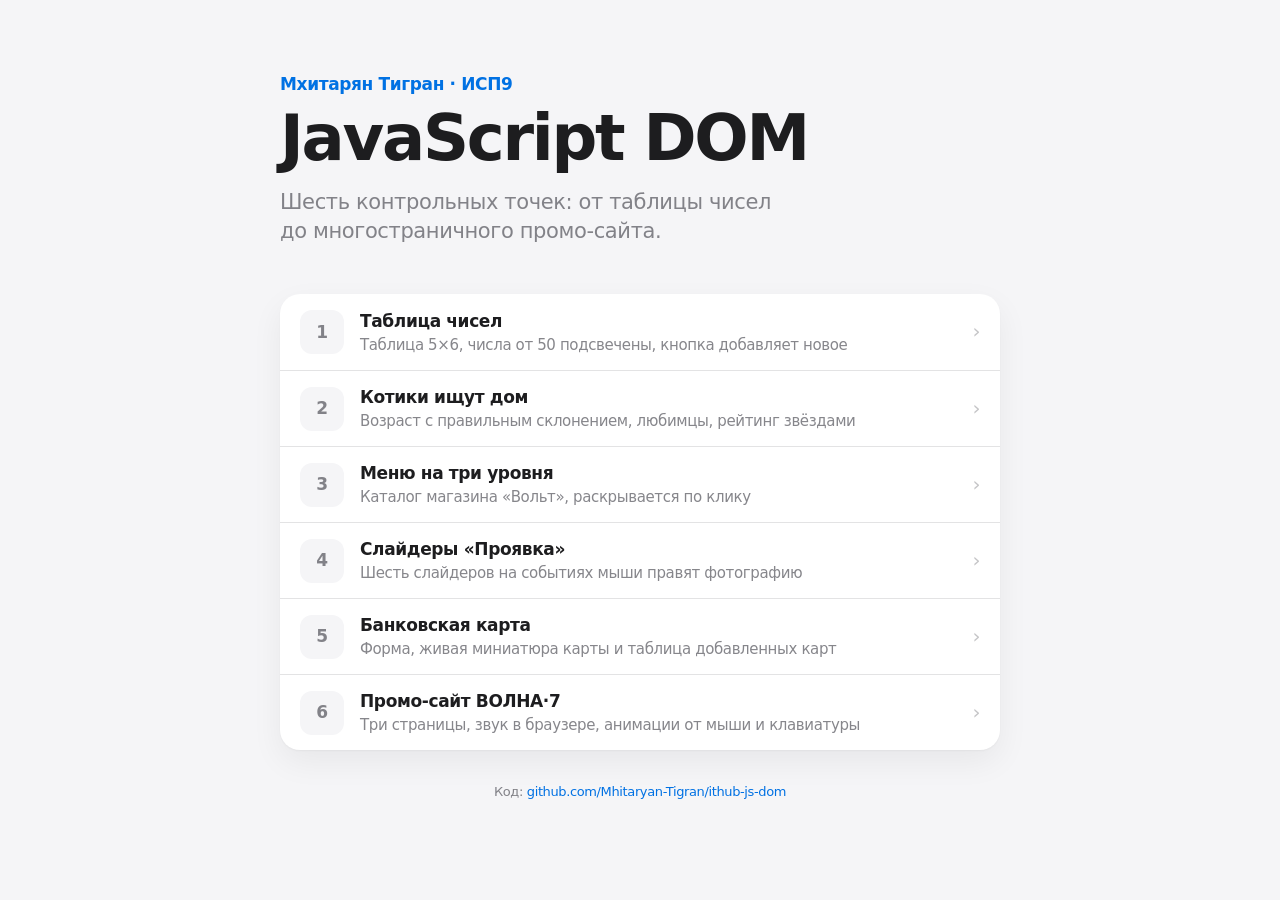
<file: index.html>
<!doctype html>
<html lang="ru">
<head>
<meta charset="utf-8">
<meta name="viewport" content="width=device-width, initial-scale=1, viewport-fit=cover">
<meta name="color-scheme" content="light dark">
<title>JavaScript DOM — контрольные точки</title>
<style>
:root {
  color-scheme: light dark;
  --bg: #f5f5f7;
  --surface: #ffffff;
  --label: #1d1d1f;
  --label-2: rgba(60, 60, 67, 0.62);
  --label-3: rgba(60, 60, 67, 0.3);
  --separator: rgba(60, 60, 67, 0.14);
  --accent: #0071e3;
  --shadow: 0 1px 2px rgba(0, 0, 0, 0.04), 0 12px 32px rgba(0, 0, 0, 0.06);
}
@media (prefers-color-scheme: dark) {
  :root {
    --bg: #000000;
    --surface: #1c1c1e;
    --label: #f5f5f7;
    --label-2: rgba(235, 235, 245, 0.62);
    --label-3: rgba(235, 235, 245, 0.3);
    --separator: rgba(84, 84, 88, 0.5);
    --accent: #2997ff;
    --shadow: 0 0 0 0 transparent;
  }
}
* { box-sizing: border-box; }
body { margin: 0; background: var(--bg); color: var(--label); font: 17px/1.47 -apple-system, BlinkMacSystemFont, "SF Pro Text", system-ui, "Segoe UI", Roboto, sans-serif; letter-spacing: -0.022em; -webkit-font-smoothing: antialiased; }
main { max-width: 760px; margin: 0 auto; padding: max(72px, env(safe-area-inset-top)) 20px 80px; }
.eyebrow { margin: 0 0 8px; color: var(--accent); font-size: 17px; font-weight: 600; }
h1 { margin: 0; font: 700 clamp(2.75rem, 4vw + 1.4rem, 4rem)/1.05 -apple-system, BlinkMacSystemFont, "SF Pro Display", system-ui, sans-serif; letter-spacing: -0.035em; }
.lede { margin: 16px 0 48px; color: var(--label-2); font-size: 21px; line-height: 1.38; }
ol { margin: 0; padding: 0; list-style: none; background: var(--surface); border-radius: 20px; box-shadow: var(--shadow); overflow: hidden; }
li + li a { border-top: 1px solid var(--separator); }
a { display: grid; grid-template-columns: 44px 1fr auto; align-items: center; gap: 16px; min-height: 76px; padding: 14px 20px; color: inherit; text-decoration: none; transition: background 180ms ease; }
a:hover { background: color-mix(in srgb, var(--accent) 6%, transparent); }
a:focus-visible { outline: 3px solid color-mix(in srgb, var(--accent) 60%, transparent); outline-offset: -3px; }
.num { display: grid; place-items: center; width: 44px; height: 44px; border-radius: 12px; background: var(--bg); color: var(--label-2); font-weight: 600; font-variant-numeric: tabular-nums; }
.title { display: block; font-weight: 600; }
.desc { display: block; color: var(--label-2); font-size: 15px; }
.chev { color: var(--label-3); font-size: 20px; }
footer { margin-top: 32px; color: var(--label-2); font-size: 13px; text-align: center; }
footer a { display: inline; color: var(--accent); padding: 0; min-height: 0; }
</style>
</head>
<body>
<main>
  <p class="eyebrow">Мхитарян Тигран · ИСП9</p>
  <h1>JavaScript DOM</h1>
  <p class="lede">Шесть контрольных точек: от&nbsp;таблицы чисел до&nbsp;многостраничного промо-сайта.</p>
  <ol>
    <li><a href="kt1-number-table/"><span class="num">1</span><span><span class="title">Таблица чисел</span><span class="desc">Таблица 5×6, числа от&nbsp;50 подсвечены, кнопка добавляет новое</span></span><span class="chev" aria-hidden="true">›</span></a></li>
    <li><a href="kt2-page-content/"><span class="num">2</span><span><span class="title">Котики ищут дом</span><span class="desc">Возраст с&nbsp;правильным склонением, любимцы, рейтинг звёздами</span></span><span class="chev" aria-hidden="true">›</span></a></li>
    <li><a href="kt3-dropdown-menu/"><span class="num">3</span><span><span class="title">Меню на три уровня</span><span class="desc">Каталог магазина «Вольт», раскрывается по&nbsp;клику</span></span><span class="chev" aria-hidden="true">›</span></a></li>
    <li><a href="kt4-slider/"><span class="num">4</span><span><span class="title">Слайдеры «Проявка»</span><span class="desc">Шесть слайдеров на&nbsp;событиях мыши правят фотографию</span></span><span class="chev" aria-hidden="true">›</span></a></li>
    <li><a href="kt5-bank-card/"><span class="num">5</span><span><span class="title">Банковская карта</span><span class="desc">Форма, живая миниатюра карты и&nbsp;таблица добавленных карт</span></span><span class="chev" aria-hidden="true">›</span></a></li>
    <li><a href="kt6-promo-site/"><span class="num">6</span><span><span class="title">Промо-сайт ВОЛНА·7</span><span class="desc">Три страницы, звук в&nbsp;браузере, анимации от&nbsp;мыши и&nbsp;клавиатуры</span></span><span class="chev" aria-hidden="true">›</span></a></li>
  </ol>
  <footer>Код: <a href="https://github.com/Mhitaryan-Tigran/ithub-js-dom">github.com/Mhitaryan-Tigran/ithub-js-dom</a></footer>
</main>
</body>
</html>
</file>
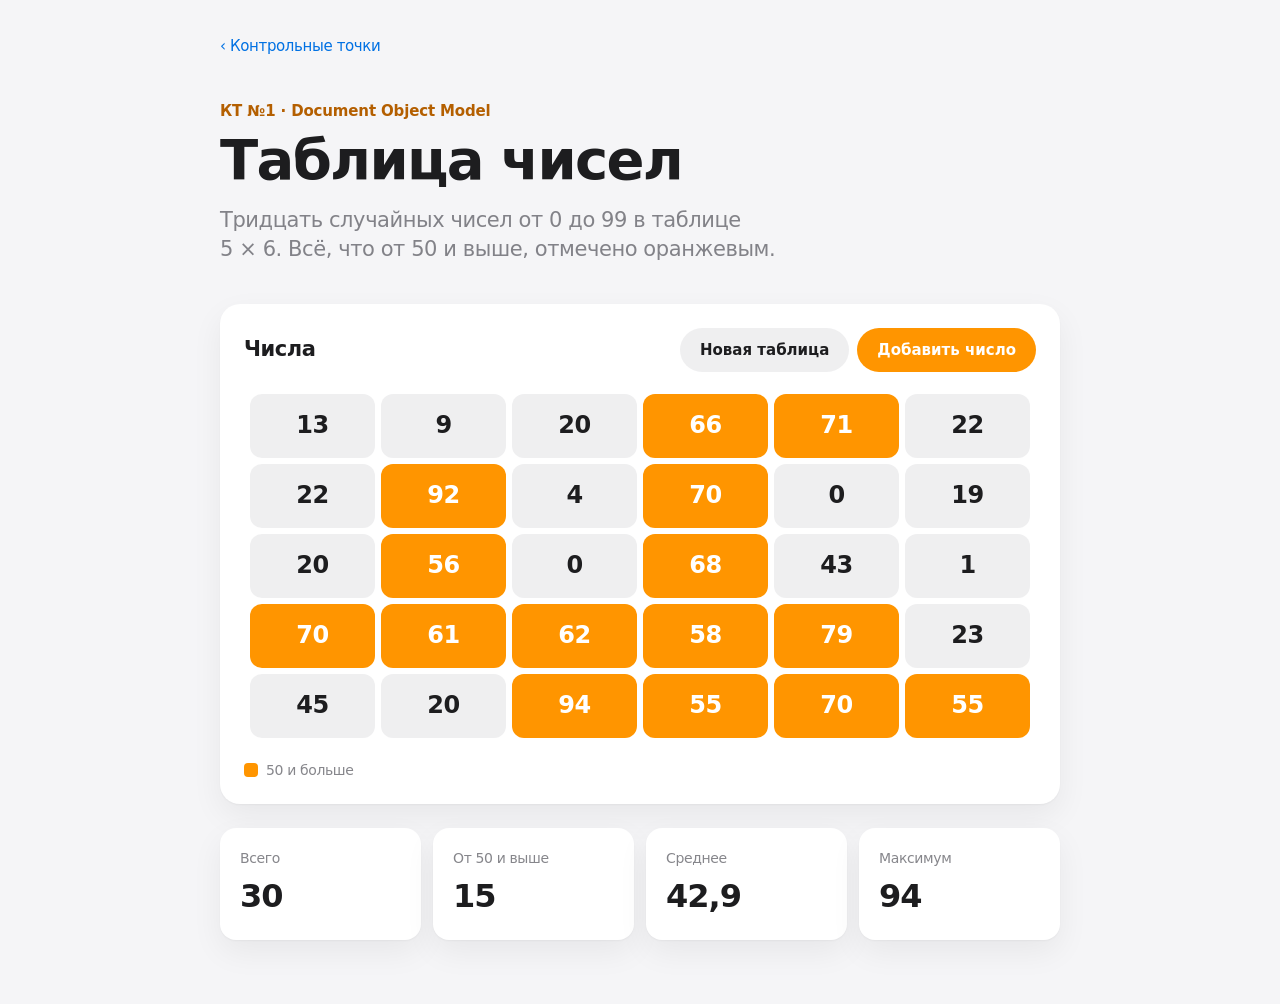
<file: kt1-number-table/index.html>
<!doctype html>
<html lang="ru">
<head>
<meta charset="utf-8">
<meta name="viewport" content="width=device-width, initial-scale=1, viewport-fit=cover">
<meta name="color-scheme" content="light dark">
<title>Таблица чисел — КТ №1</title>
<link rel="stylesheet" href="style.css">
</head>
<body>
<main class="page">
  <a class="crumb" href="../">‹ Контрольные точки</a>
  <header class="intro">
    <p class="eyebrow">КТ №1 · Document Object Model</p>
    <h1>Таблица чисел</h1>
    <p class="lede">Тридцать случайных чисел от&nbsp;0 до&nbsp;99 в&nbsp;таблице 5&nbsp;×&nbsp;6. Всё, что от&nbsp;50 и&nbsp;выше, отмечено оранжевым.</p>
  </header>

  <section class="card" aria-labelledby="table-title">
    <div class="card-head">
      <h2 id="table-title">Числа</h2>
      <div class="actions">
        <button class="plain" type="button" id="reset">Новая таблица</button>
        <button class="filled" onclick="foo()">Добавить число</button>
      </div>
    </div>
    <div class="scroller">
      <table id="numbers" aria-describedby="legend"></table>
    </div>
    <p class="legend" id="legend"><span class="swatch" aria-hidden="true"></span>50 и больше</p>
  </section>

  <dl class="stats" aria-live="polite">
    <div><dt>Всего</dt><dd id="stat-count">0</dd></div>
    <div><dt>От 50 и выше</dt><dd id="stat-high">0</dd></div>
    <div><dt>Среднее</dt><dd id="stat-avg">0</dd></div>
    <div><dt>Максимум</dt><dd id="stat-max">0</dd></div>
  </dl>
</main>
<script src="script.js"></script>
</body>
</html>
</file>
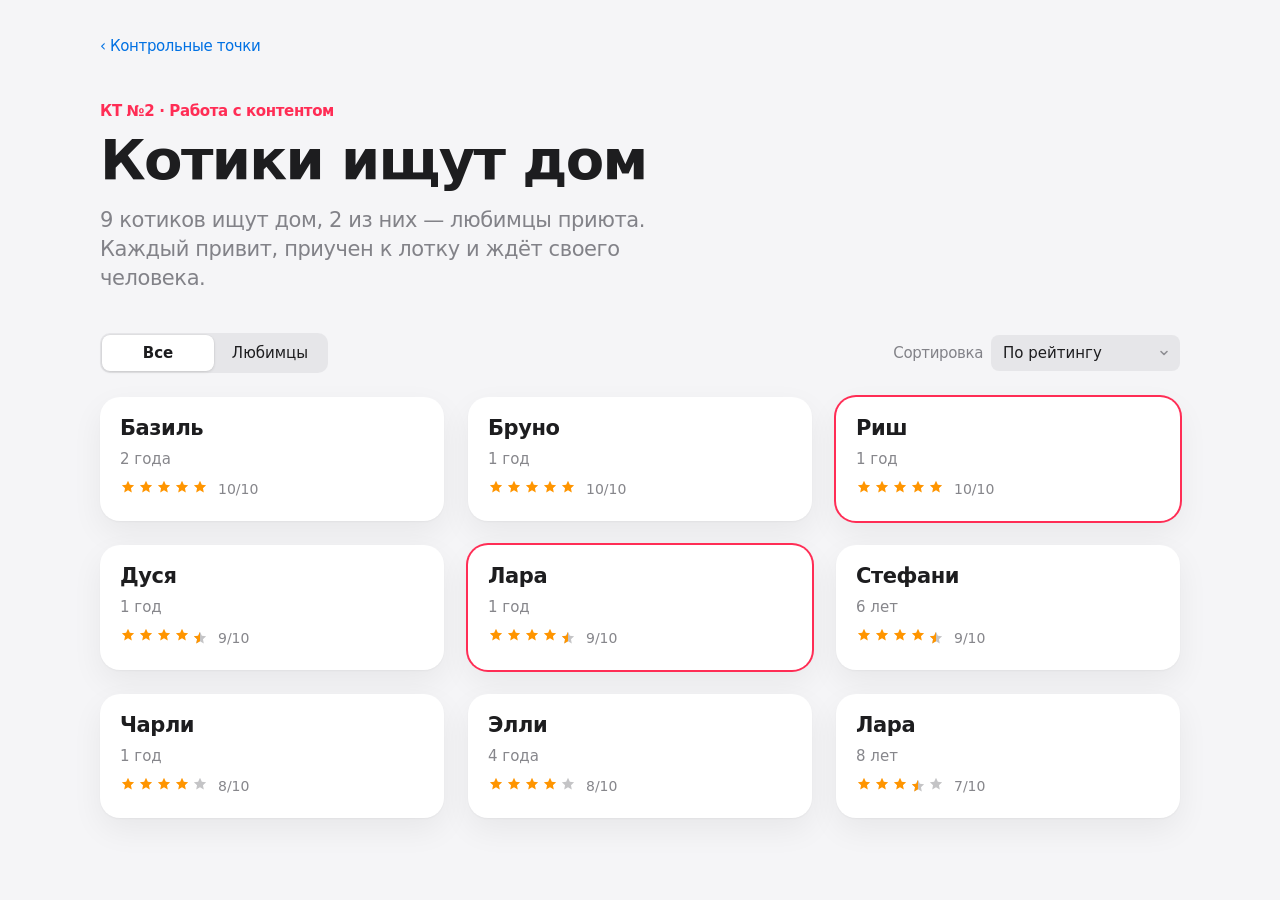
<file: kt2-page-content/index.html>
<!doctype html>
<html lang="ru">
<head>
<meta charset="utf-8">
<meta name="viewport" content="width=device-width, initial-scale=1, viewport-fit=cover">
<meta name="color-scheme" content="light dark">
<title>Котики ищут дом — КТ №2</title>
<link rel="stylesheet" href="style.css">
</head>
<body>
<svg width="0" height="0" class="sprite" aria-hidden="true">
  <symbol id="star" viewBox="0 0 24 24"><path d="M12 2.8l2.75 5.9 6.45.75-4.78 4.4 1.28 6.37L12 17.02l-5.7 3.2 1.28-6.37L2.8 9.45l6.45-.75L12 2.8z"/></symbol>
  <symbol id="heart" viewBox="0 0 24 24"><path d="M12 21s-7.5-4.6-9.6-9.3C.9 8.2 3 4.5 6.7 4.5c2.1 0 3.6 1.1 4.3 2.5h2c.7-1.4 2.2-2.5 4.3-2.5 3.7 0 5.8 3.7 4.3 7.2C19.5 16.4 12 21 12 21z"/></symbol>
</svg>

<main class="page">
  <a class="crumb" href="../">‹ Контрольные точки</a>
  <header class="intro">
    <p class="eyebrow">КТ №2 · Работа с контентом</p>
    <h1>Котики ищут дом</h1>
    <p class="lede" id="summary">Каждый из&nbsp;них привит, приучен к&nbsp;лотку и&nbsp;ждёт своего человека.</p>
  </header>

  <div class="toolbar">
    <div class="segmented" role="radiogroup" aria-label="Показать">
      <button type="button" role="radio" aria-checked="true" data-filter="all">Все</button>
      <button type="button" role="radio" aria-checked="false" data-filter="favourite">Любимцы</button>
    </div>
    <label class="sort">
      <span>Сортировка</span>
      <select id="sort">
        <option value="rate">По рейтингу</option>
        <option value="age">Сначала младшие</option>
        <option value="name">По имени</option>
      </select>
    </label>
  </div>

  <ul class="grid" id="cats" role="list"></ul>
  <p class="empty" id="empty" hidden>Здесь пока никого нет.</p>
</main>

<dialog class="sheet" id="sheet" aria-labelledby="sheet-name">
  <form method="dialog" class="sheet-close"><button aria-label="Закрыть">Готово</button></form>
  <img id="sheet-img" alt="">
  <div class="sheet-body">
    <p class="badge" id="sheet-badge"><svg><use href="#heart"/></svg>Любимец приюта</p>
    <h2 id="sheet-name"></h2>
    <p class="meta" id="sheet-meta"></p>
    <p class="stars" id="sheet-stars"></p>
    <p id="sheet-desc"></p>
  </div>
</dialog>

<script type="module" src="main.js"></script>
</body>
</html>
</file>
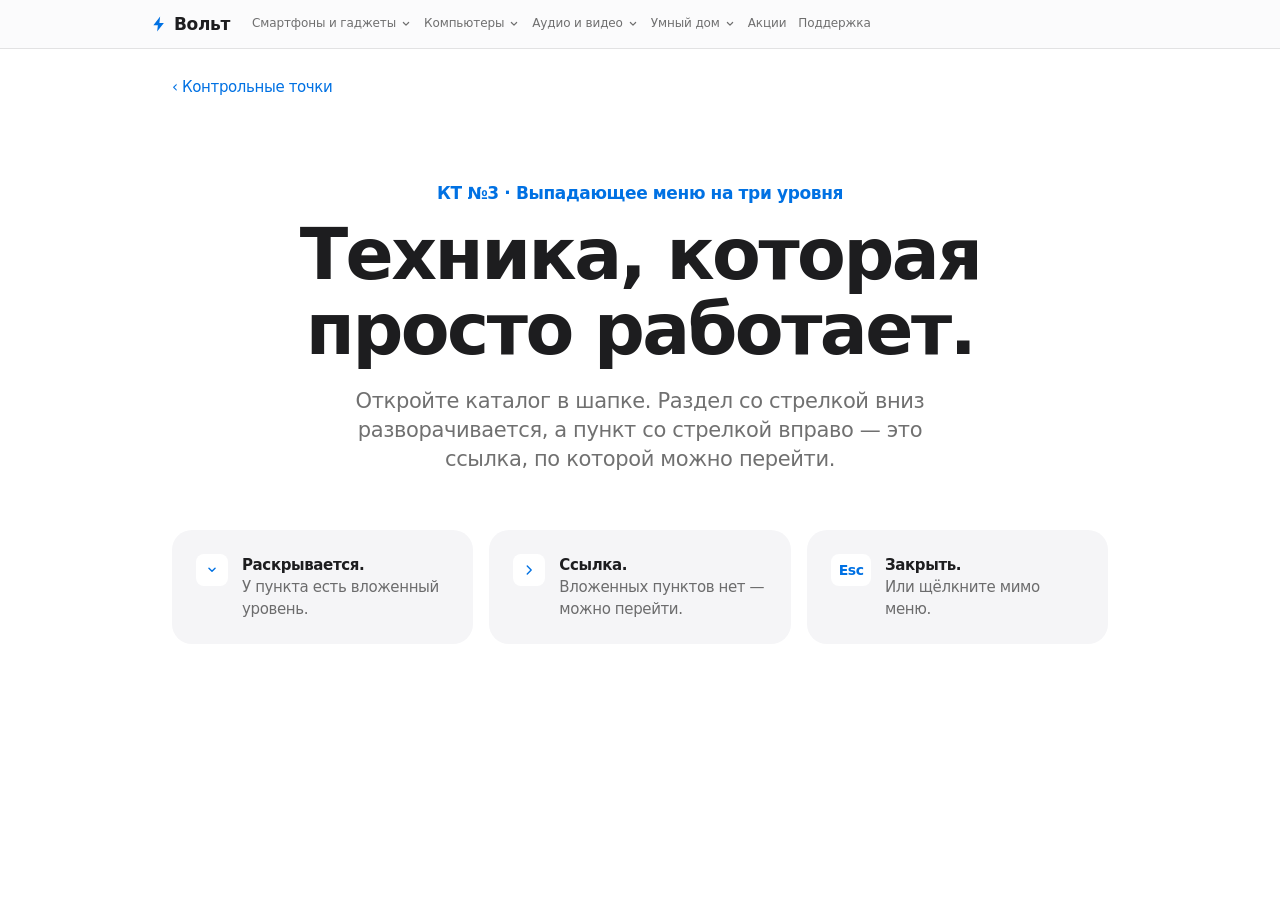
<file: kt3-dropdown-menu/index.html>
<!doctype html>
<html lang="ru">
<head>
<meta charset="utf-8">
<meta name="viewport" content="width=device-width, initial-scale=1, viewport-fit=cover">
<meta name="color-scheme" content="light dark">
<title>Вольт — меню каталога · КТ №3</title>
<link rel="stylesheet" href="style.css">
</head>
<body>
<svg width="0" height="0" class="sprite" aria-hidden="true">
  <symbol id="chevron" viewBox="0 0 16 16"><path d="M4.5 6l3.5 3.5L11.5 6" fill="none" stroke="currentColor" stroke-width="1.6" stroke-linecap="round" stroke-linejoin="round"/></symbol>
  <symbol id="arrow" viewBox="0 0 16 16"><path d="M6 3.5L10.5 8 6 12.5" fill="none" stroke="currentColor" stroke-width="1.6" stroke-linecap="round" stroke-linejoin="round"/></symbol>
  <symbol id="bolt" viewBox="0 0 24 24"><path d="M13.5 2L4.5 13.5h6L9.5 22l9-11.5h-6L13.5 2z" fill="currentColor"/></symbol>
</svg>

<header class="gnav" id="gnav">
  <div class="bar">
    <a class="logo" href="#" aria-label="Вольт, на главную"><svg aria-hidden="true"><use href="#bolt"/></svg>Вольт</a>
    <button class="burger" type="button" id="burger" aria-expanded="false" aria-controls="menu" aria-label="Меню"><span></span><span></span></button>
    <nav class="menu" id="menu" aria-label="Каталог">
      <ul class="l1" role="list"><li class="has-sub"><button class="node top" type="button" data-level="1" aria-expanded="false" aria-controls="m0"><span>Смартфоны и гаджеты</span><svg class="chev" aria-hidden="true"><use href="#chevron"/></svg></button><div class="panel" id="m0"><div class="panel-inner"><p class="panel-title">Смартфоны и гаджеты</p><ul class="l2" role="list"><li class="has-sub"><button class="node" type="button" data-level="2" aria-expanded="false" aria-controls="m0-0"><span>Смартфоны</span><svg class="chev" aria-hidden="true"><use href="#chevron"/></svg></button><div class="sub" id="m0-0"><p class="sub-title">Смартфоны</p><ul class="l3" role="list"><li><a class="leaf" href="#smartphones/phones/apple" data-level="3"><span>Apple</span><svg class="go" aria-hidden="true"><use href="#arrow"/></svg></a></li><li><a class="leaf" href="#smartphones/phones/samsung" data-level="3"><span>Samsung</span><svg class="go" aria-hidden="true"><use href="#arrow"/></svg></a></li><li><a class="leaf" href="#smartphones/phones/pixel" data-level="3"><span>Google Pixel</span><svg class="go" aria-hidden="true"><use href="#arrow"/></svg></a></li><li><a class="leaf" href="#smartphones/phones/xiaomi" data-level="3"><span>Xiaomi</span><svg class="go" aria-hidden="true"><use href="#arrow"/></svg></a></li></ul></div></li><li class="has-sub"><button class="node" type="button" data-level="2" aria-expanded="false" aria-controls="m0-1"><span>Планшеты</span><svg class="chev" aria-hidden="true"><use href="#chevron"/></svg></button><div class="sub" id="m0-1"><p class="sub-title">Планшеты</p><ul class="l3" role="list"><li><a class="leaf" href="#smartphones/tablets/ipad" data-level="3"><span>iPad</span><svg class="go" aria-hidden="true"><use href="#arrow"/></svg></a></li><li><a class="leaf" href="#smartphones/tablets/galaxy-tab" data-level="3"><span>Galaxy Tab</span><svg class="go" aria-hidden="true"><use href="#arrow"/></svg></a></li><li><a class="leaf" href="#smartphones/tablets/drawing" data-level="3"><span>Для рисования</span><svg class="go" aria-hidden="true"><use href="#arrow"/></svg></a></li></ul></div></li><li class="has-sub"><button class="node" type="button" data-level="2" aria-expanded="false" aria-controls="m0-2"><span>Умные часы</span><svg class="chev" aria-hidden="true"><use href="#chevron"/></svg></button><div class="sub" id="m0-2"><p class="sub-title">Умные часы</p><ul class="l3" role="list"><li><a class="leaf" href="#smartphones/watches/apple-watch" data-level="3"><span>Apple Watch</span><svg class="go" aria-hidden="true"><use href="#arrow"/></svg></a></li><li><a class="leaf" href="#smartphones/watches/garmin" data-level="3"><span>Garmin</span><svg class="go" aria-hidden="true"><use href="#arrow"/></svg></a></li><li><a class="leaf" href="#smartphones/watches/bands" data-level="3"><span>Фитнес-браслеты</span><svg class="go" aria-hidden="true"><use href="#arrow"/></svg></a></li></ul></div></li><li><a class="leaf" href="#smartphones/new" data-level="2"><span>Все новинки</span><svg class="go" aria-hidden="true"><use href="#arrow"/></svg></a></li></ul><p class="panel-hint">Выберите раздел — откроется третий уровень</p></div></div></li><li class="has-sub"><button class="node top" type="button" data-level="1" aria-expanded="false" aria-controls="m1"><span>Компьютеры</span><svg class="chev" aria-hidden="true"><use href="#chevron"/></svg></button><div class="panel" id="m1"><div class="panel-inner"><p class="panel-title">Компьютеры</p><ul class="l2" role="list"><li class="has-sub"><button class="node" type="button" data-level="2" aria-expanded="false" aria-controls="m1-0"><span>Ноутбуки</span><svg class="chev" aria-hidden="true"><use href="#chevron"/></svg></button><div class="sub" id="m1-0"><p class="sub-title">Ноутбуки</p><ul class="l3" role="list"><li><a class="leaf" href="#computers/laptops/macbook" data-level="3"><span>MacBook</span><svg class="go" aria-hidden="true"><use href="#arrow"/></svg></a></li><li><a class="leaf" href="#computers/laptops/ultrabooks" data-level="3"><span>Ультрабуки</span><svg class="go" aria-hidden="true"><use href="#arrow"/></svg></a></li><li><a class="leaf" href="#computers/laptops/gaming" data-level="3"><span>Игровые</span><svg class="go" aria-hidden="true"><use href="#arrow"/></svg></a></li><li><a class="leaf" href="#computers/laptops/study" data-level="3"><span>Для учёбы</span><svg class="go" aria-hidden="true"><use href="#arrow"/></svg></a></li></ul></div></li><li class="has-sub"><button class="node" type="button" data-level="2" aria-expanded="false" aria-controls="m1-1"><span>Настольные</span><svg class="chev" aria-hidden="true"><use href="#chevron"/></svg></button><div class="sub" id="m1-1"><p class="sub-title">Настольные</p><ul class="l3" role="list"><li><a class="leaf" href="#computers/desktops/all-in-one" data-level="3"><span>Моноблоки</span><svg class="go" aria-hidden="true"><use href="#arrow"/></svg></a></li><li><a class="leaf" href="#computers/desktops/mini" data-level="3"><span>Мини-ПК</span><svg class="go" aria-hidden="true"><use href="#arrow"/></svg></a></li><li><a class="leaf" href="#computers/desktops/workstations" data-level="3"><span>Рабочие станции</span><svg class="go" aria-hidden="true"><use href="#arrow"/></svg></a></li></ul></div></li><li class="has-sub"><button class="node" type="button" data-level="2" aria-expanded="false" aria-controls="m1-2"><span>Комплектующие</span><svg class="chev" aria-hidden="true"><use href="#chevron"/></svg></button><div class="sub" id="m1-2"><p class="sub-title">Комплектующие</p><ul class="l3" role="list"><li><a class="leaf" href="#computers/parts/gpu" data-level="3"><span>Видеокарты</span><svg class="go" aria-hidden="true"><use href="#arrow"/></svg></a></li><li><a class="leaf" href="#computers/parts/cpu" data-level="3"><span>Процессоры</span><svg class="go" aria-hidden="true"><use href="#arrow"/></svg></a></li><li><a class="leaf" href="#computers/parts/ssd" data-level="3"><span>Накопители SSD</span><svg class="go" aria-hidden="true"><use href="#arrow"/></svg></a></li><li><a class="leaf" href="#computers/parts/ram" data-level="3"><span>Оперативная память</span><svg class="go" aria-hidden="true"><use href="#arrow"/></svg></a></li></ul></div></li><li class="has-sub"><button class="node" type="button" data-level="2" aria-expanded="false" aria-controls="m1-3"><span>Периферия</span><svg class="chev" aria-hidden="true"><use href="#chevron"/></svg></button><div class="sub" id="m1-3"><p class="sub-title">Периферия</p><ul class="l3" role="list"><li><a class="leaf" href="#computers/peripherals/keyboards" data-level="3"><span>Клавиатуры</span><svg class="go" aria-hidden="true"><use href="#arrow"/></svg></a></li><li><a class="leaf" href="#computers/peripherals/mice" data-level="3"><span>Мыши</span><svg class="go" aria-hidden="true"><use href="#arrow"/></svg></a></li><li><a class="leaf" href="#computers/peripherals/monitors" data-level="3"><span>Мониторы</span><svg class="go" aria-hidden="true"><use href="#arrow"/></svg></a></li></ul></div></li></ul><p class="panel-hint">Выберите раздел — откроется третий уровень</p></div></div></li><li class="has-sub"><button class="node top" type="button" data-level="1" aria-expanded="false" aria-controls="m2"><span>Аудио и видео</span><svg class="chev" aria-hidden="true"><use href="#chevron"/></svg></button><div class="panel" id="m2"><div class="panel-inner"><p class="panel-title">Аудио и видео</p><ul class="l2" role="list"><li class="has-sub"><button class="node" type="button" data-level="2" aria-expanded="false" aria-controls="m2-0"><span>Наушники</span><svg class="chev" aria-hidden="true"><use href="#chevron"/></svg></button><div class="sub" id="m2-0"><p class="sub-title">Наушники</p><ul class="l3" role="list"><li><a class="leaf" href="#audio/headphones/tws" data-level="3"><span>Беспроводные TWS</span><svg class="go" aria-hidden="true"><use href="#arrow"/></svg></a></li><li><a class="leaf" href="#audio/headphones/over-ear" data-level="3"><span>Накладные</span><svg class="go" aria-hidden="true"><use href="#arrow"/></svg></a></li><li><a class="leaf" href="#audio/headphones/studio" data-level="3"><span>Студийные</span><svg class="go" aria-hidden="true"><use href="#arrow"/></svg></a></li></ul></div></li><li class="has-sub"><button class="node" type="button" data-level="2" aria-expanded="false" aria-controls="m2-1"><span>Колонки</span><svg class="chev" aria-hidden="true"><use href="#chevron"/></svg></button><div class="sub" id="m2-1"><p class="sub-title">Колонки</p><ul class="l3" role="list"><li><a class="leaf" href="#audio/speakers/smart" data-level="3"><span>Умные</span><svg class="go" aria-hidden="true"><use href="#arrow"/></svg></a></li><li><a class="leaf" href="#audio/speakers/portable" data-level="3"><span>Портативные</span><svg class="go" aria-hidden="true"><use href="#arrow"/></svg></a></li><li><a class="leaf" href="#audio/speakers/soundbars" data-level="3"><span>Саундбары</span><svg class="go" aria-hidden="true"><use href="#arrow"/></svg></a></li></ul></div></li><li class="has-sub"><button class="node" type="button" data-level="2" aria-expanded="false" aria-controls="m2-2"><span>Телевизоры</span><svg class="chev" aria-hidden="true"><use href="#chevron"/></svg></button><div class="sub" id="m2-2"><p class="sub-title">Телевизоры</p><ul class="l3" role="list"><li><a class="leaf" href="#audio/tv/oled" data-level="3"><span>OLED</span><svg class="go" aria-hidden="true"><use href="#arrow"/></svg></a></li><li><a class="leaf" href="#audio/tv/qled" data-level="3"><span>QLED</span><svg class="go" aria-hidden="true"><use href="#arrow"/></svg></a></li><li><a class="leaf" href="#audio/tv/projectors" data-level="3"><span>Проекторы</span><svg class="go" aria-hidden="true"><use href="#arrow"/></svg></a></li></ul></div></li></ul><p class="panel-hint">Выберите раздел — откроется третий уровень</p></div></div></li><li class="has-sub"><button class="node top" type="button" data-level="1" aria-expanded="false" aria-controls="m3"><span>Умный дом</span><svg class="chev" aria-hidden="true"><use href="#chevron"/></svg></button><div class="panel" id="m3"><div class="panel-inner"><p class="panel-title">Умный дом</p><ul class="l2" role="list"><li class="has-sub"><button class="node" type="button" data-level="2" aria-expanded="false" aria-controls="m3-0"><span>Освещение</span><svg class="chev" aria-hidden="true"><use href="#chevron"/></svg></button><div class="sub" id="m3-0"><p class="sub-title">Освещение</p><ul class="l3" role="list"><li><a class="leaf" href="#smart-home/light/bulbs" data-level="3"><span>Лампы</span><svg class="go" aria-hidden="true"><use href="#arrow"/></svg></a></li><li><a class="leaf" href="#smart-home/light/strips" data-level="3"><span>Светодиодные ленты</span><svg class="go" aria-hidden="true"><use href="#arrow"/></svg></a></li><li><a class="leaf" href="#smart-home/light/switches" data-level="3"><span>Выключатели</span><svg class="go" aria-hidden="true"><use href="#arrow"/></svg></a></li></ul></div></li><li class="has-sub"><button class="node" type="button" data-level="2" aria-expanded="false" aria-controls="m3-1"><span>Безопасность</span><svg class="chev" aria-hidden="true"><use href="#chevron"/></svg></button><div class="sub" id="m3-1"><p class="sub-title">Безопасность</p><ul class="l3" role="list"><li><a class="leaf" href="#smart-home/security/cameras" data-level="3"><span>Камеры</span><svg class="go" aria-hidden="true"><use href="#arrow"/></svg></a></li><li><a class="leaf" href="#smart-home/security/sensors" data-level="3"><span>Датчики</span><svg class="go" aria-hidden="true"><use href="#arrow"/></svg></a></li><li><a class="leaf" href="#smart-home/security/locks" data-level="3"><span>Умные замки</span><svg class="go" aria-hidden="true"><use href="#arrow"/></svg></a></li></ul></div></li><li class="has-sub"><button class="node" type="button" data-level="2" aria-expanded="false" aria-controls="m3-2"><span>Климат</span><svg class="chev" aria-hidden="true"><use href="#chevron"/></svg></button><div class="sub" id="m3-2"><p class="sub-title">Климат</p><ul class="l3" role="list"><li><a class="leaf" href="#smart-home/climate/thermostats" data-level="3"><span>Термостаты</span><svg class="go" aria-hidden="true"><use href="#arrow"/></svg></a></li><li><a class="leaf" href="#smart-home/climate/purifiers" data-level="3"><span>Очистители воздуха</span><svg class="go" aria-hidden="true"><use href="#arrow"/></svg></a></li></ul></div></li></ul><p class="panel-hint">Выберите раздел — откроется третий уровень</p></div></div></li><li><a class="leaf top" href="#sale" data-level="1"><span>Акции</span><svg class="go" aria-hidden="true"><use href="#arrow"/></svg></a></li><li><a class="leaf top" href="#support" data-level="1"><span>Поддержка</span><svg class="go" aria-hidden="true"><use href="#arrow"/></svg></a></li></ul>
    </nav>
  </div>
</header>
<div class="scrim" id="scrim" hidden></div>

<main class="page">
  <a class="crumb" href="../">‹ Контрольные точки</a>
  <section class="hero" id="hero">
    <p class="eyebrow">КТ №3 · Выпадающее меню на три уровня</p>
    <h1>Техника, которая<br>просто работает.</h1>
    <p class="lede">Откройте каталог в&nbsp;шапке. Раздел со&nbsp;стрелкой вниз разворачивается, а&nbsp;пункт со&nbsp;стрелкой вправо&nbsp;— это ссылка, по&nbsp;которой можно перейти.</p>
  </section>

  <section class="result" id="result" aria-live="polite" hidden>
    <ol class="path" id="path"></ol>
    <h2 id="result-title"></h2>
    <p class="result-link">Ссылка: <code id="result-href"></code></p>
    <div class="siblings" id="siblings"></div>
  </section>

  <section class="legend" aria-label="Как читать меню">
    <div><span class="key"><svg><use href="#chevron"/></svg></span><p><strong>Раскрывается.</strong> У пункта есть вложенный уровень.</p></div>
    <div><span class="key"><svg><use href="#arrow"/></svg></span><p><strong>Ссылка.</strong> Вложенных пунктов нет — можно перейти.</p></div>
    <div><span class="key">Esc</span><p><strong>Закрыть.</strong> Или щёлкните мимо меню.</p></div>
  </section>
</main>
<script src="script.js"></script>
</body>
</html>
</file>
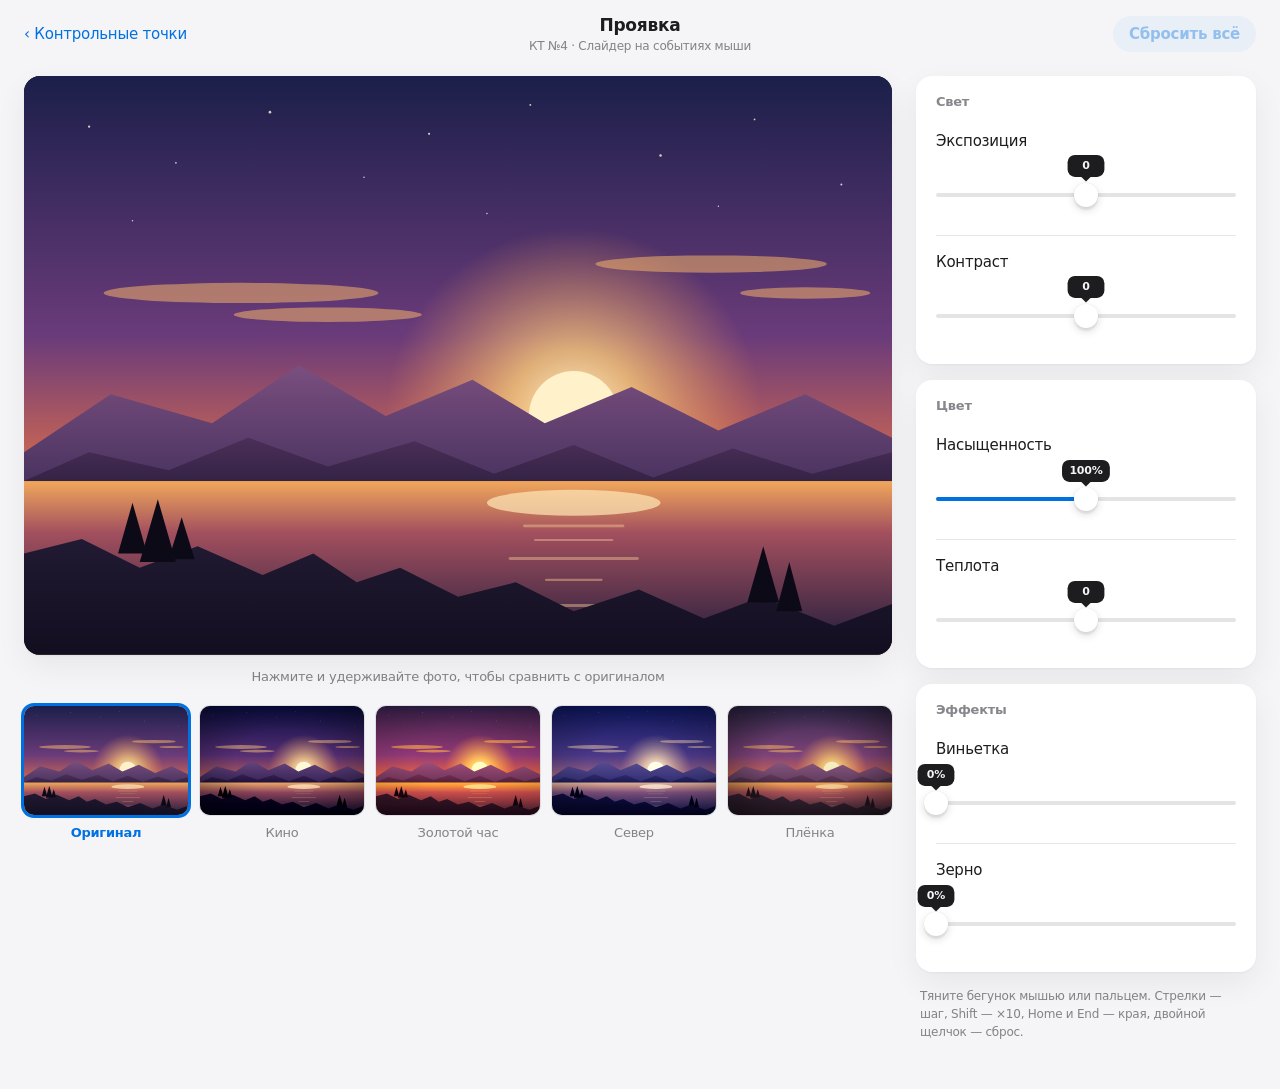
<file: kt4-slider/index.html>
<!doctype html>
<html lang="ru">
<head>
<meta charset="utf-8">
<meta name="viewport" content="width=device-width, initial-scale=1, viewport-fit=cover">
<meta name="color-scheme" content="light dark">
<title>Проявка — слайдеры · КТ №4</title>
<link rel="stylesheet" href="style.css">
</head>
<body>
<svg width="0" height="0" class="sprite" aria-hidden="true">
  <defs><defs>
          <linearGradient id="sky" x1="0" y1="0" x2="0" y2="1">
            <stop offset="0" stop-color="#1b1f4a"/>
            <stop offset="0.45" stop-color="#6a3b7a"/>
            <stop offset="0.72" stop-color="#e2704a"/>
            <stop offset="0.9" stop-color="#f7c168"/>
          </linearGradient>
          <linearGradient id="water" x1="0" y1="0" x2="0" y2="1">
            <stop offset="0" stop-color="#f1a85b"/>
            <stop offset="0.3" stop-color="#a24f5e"/>
            <stop offset="1" stop-color="#1a1a3a"/>
          </linearGradient>
          <radialGradient id="sunGlow" cx="0.5" cy="0.5" r="0.5">
            <stop offset="0" stop-color="#fff4d6" stop-opacity="1"/>
            <stop offset="0.35" stop-color="#ffd27a" stop-opacity="0.75"/>
            <stop offset="1" stop-color="#ff9a4a" stop-opacity="0"/>
          </radialGradient>
          <linearGradient id="farHill" x1="0" y1="0" x2="0" y2="1">
            <stop offset="0" stop-color="#7a4f7f"/>
            <stop offset="1" stop-color="#4a3360"/>
          </linearGradient>
          <linearGradient id="midHill" x1="0" y1="0" x2="0" y2="1">
            <stop offset="0" stop-color="#4b2f58"/>
            <stop offset="1" stop-color="#2d1f3f"/>
          </linearGradient>
          <linearGradient id="nearHill" x1="0" y1="0" x2="0" y2="1">
            <stop offset="0" stop-color="#211a33"/>
            <stop offset="1" stop-color="#120e1f"/>
          </linearGradient>
          
        </defs></defs>
  <symbol id="scene" viewBox="0 0 1200 800">
        
        <rect width="1200" height="800" fill="url(#sky)"/>
        <g fill="#fff6e0" opacity="0.8">
          <circle cx="90" cy="70" r="1.6"/><circle cx="210" cy="120" r="1.2"/><circle cx="340" cy="50" r="1.8"/>
          <circle cx="470" cy="140" r="1.1"/><circle cx="560" cy="80" r="1.5"/><circle cx="700" cy="40" r="1.3"/>
          <circle cx="880" cy="110" r="1.7"/><circle cx="1010" cy="60" r="1.2"/><circle cx="1130" cy="150" r="1.4"/>
          <circle cx="150" cy="200" r="1"/><circle cx="640" cy="190" r="1.1"/><circle cx="960" cy="180" r="1"/>
        </g>
        <circle cx="760" cy="470" r="260" fill="url(#sunGlow)"/>
        <circle cx="760" cy="470" r="62" fill="#fff1c9"/>
        <g fill="#f3b26a" opacity="0.55">
          <ellipse cx="300" cy="300" rx="190" ry="14"/>
          <ellipse cx="420" cy="330" rx="130" ry="10"/>
          <ellipse cx="950" cy="260" rx="160" ry="12"/>
          <ellipse cx="1080" cy="300" rx="90" ry="8"/>
        </g>
        <polygon fill="url(#farHill)" points="0,520 120,440 260,480 380,400 500,470 620,420 720,480 840,430 960,490 1080,440 1200,500 1200,560 0,560"/>
        <polygon fill="url(#midHill)" points="0,560 90,520 200,545 310,500 420,540 540,505 650,550 760,510 870,555 980,515 1090,550 1200,520 1200,580 0,580"/>
        <rect y="560" width="1200" height="240" fill="url(#water)"/>
        <ellipse cx="760" cy="590" rx="120" ry="18" fill="#ffe9b8" opacity="0.7"/>
        <g fill="#ffd79a" opacity="0.4">
          <rect x="690" y="620" width="140" height="4" rx="2"/>
          <rect x="705" y="640" width="110" height="3" rx="2"/>
          <rect x="670" y="665" width="180" height="4" rx="2"/>
          <rect x="720" y="695" width="80" height="3" rx="2"/>
          <rect x="650" y="730" width="220" height="4" rx="2"/>
        </g>
        <polygon fill="url(#nearHill)" points="0,800 0,660 80,640 160,680 240,650 330,690 400,660 460,700 520,680 600,720 680,700 760,740 850,710 940,750 1020,720 1120,760 1200,730 1200,800"/>
        <g fill="#0d0a18">
          <polygon points="130,660 150,590 170,660"/>
          <polygon points="160,672 185,585 210,672"/>
          <polygon points="200,668 218,610 236,668"/>
          <polygon points="1000,728 1022,650 1044,728"/>
          <polygon points="1040,740 1058,672 1076,740"/>
        </g>
      </symbol>
  <filter id="grainFilter"><feTurbulence type="fractalNoise" baseFrequency="0.9" numOctaves="2" seed="7" stitchTiles="stitch"/><feColorMatrix type="saturate" values="0"/></filter>
</svg>

<header class="toolbar">
  <a class="crumb" href="../">‹ Контрольные точки</a>
  <div class="title">
    <h1>Проявка</h1>
    <p>КТ №4 · Слайдер на событиях мыши</p>
  </div>
  <button class="tinted" type="button" id="resetAll">Сбросить всё</button>
</header>

<main class="workspace">
  <section class="stage" aria-label="Фотография">
    <figure class="photo" id="photo">
      <svg class="scene" id="scene-view" viewBox="0 0 1200 800" preserveAspectRatio="xMidYMid slice" role="img" aria-label="Закат над горным озером"><use href="#scene"/></svg>
      <div class="layer layer-temp" id="layer-temp"></div>
      <div class="layer layer-vignette" id="layer-vignette"></div>
      <svg class="layer layer-grain" id="layer-grain" aria-hidden="true"><rect width="100%" height="100%" filter="url(#grainFilter)"/></svg>
      <figcaption class="badge" id="badge" hidden>Оригинал</figcaption>
    </figure>
    <p class="hint">Нажмите и&nbsp;удерживайте фото, чтобы сравнить с&nbsp;оригиналом</p>
    <div class="presets" id="presets" role="radiogroup" aria-label="Стили"><button class="preset" type="button" role="radio" aria-checked="true" data-preset="none"><span class="thumb"><svg viewBox="0 0 1200 800" preserveAspectRatio="xMidYMid slice" aria-hidden="true"><use href="#scene"/></svg><span class="t-temp"></span><span class="t-vig"></span></span><span class="preset-name">Оригинал</span></button><button class="preset" type="button" role="radio" aria-checked="false" data-preset="cinema"><span class="thumb"><svg viewBox="0 0 1200 800" preserveAspectRatio="xMidYMid slice" aria-hidden="true"><use href="#scene"/></svg><span class="t-temp"></span><span class="t-vig"></span></span><span class="preset-name">Кино</span></button><button class="preset" type="button" role="radio" aria-checked="false" data-preset="warm"><span class="thumb"><svg viewBox="0 0 1200 800" preserveAspectRatio="xMidYMid slice" aria-hidden="true"><use href="#scene"/></svg><span class="t-temp"></span><span class="t-vig"></span></span><span class="preset-name">Золотой час</span></button><button class="preset" type="button" role="radio" aria-checked="false" data-preset="cold"><span class="thumb"><svg viewBox="0 0 1200 800" preserveAspectRatio="xMidYMid slice" aria-hidden="true"><use href="#scene"/></svg><span class="t-temp"></span><span class="t-vig"></span></span><span class="preset-name">Север</span></button><button class="preset" type="button" role="radio" aria-checked="false" data-preset="film"><span class="thumb"><svg viewBox="0 0 1200 800" preserveAspectRatio="xMidYMid slice" aria-hidden="true"><use href="#scene"/></svg><span class="t-temp"></span><span class="t-vig"></span></span><span class="preset-name">Плёнка</span></button></div>
  </section>

  <aside class="inspector" aria-label="Коррекция"><section class="group"><h2>Свет</h2><div class="group-body"><div class="control" data-id="exposure" data-min="-100" data-max="100" data-step="1" data-value="0" data-suffix="" data-bipolar><div class="control-head"><span class="control-name" id="label-exposure">Экспозиция</span><button class="control-reset" type="button" aria-label="Сбросить экспозиция">Сбросить</button></div></div><div class="control" data-id="contrast" data-min="-100" data-max="100" data-step="1" data-value="0" data-suffix="" data-bipolar><div class="control-head"><span class="control-name" id="label-contrast">Контраст</span><button class="control-reset" type="button" aria-label="Сбросить контраст">Сбросить</button></div></div></div></section><section class="group"><h2>Цвет</h2><div class="group-body"><div class="control" data-id="saturation" data-min="0" data-max="200" data-step="1" data-value="100" data-suffix="%"><div class="control-head"><span class="control-name" id="label-saturation">Насыщенность</span><button class="control-reset" type="button" aria-label="Сбросить насыщенность">Сбросить</button></div></div><div class="control" data-id="temperature" data-min="-50" data-max="50" data-step="1" data-value="0" data-suffix="" data-bipolar><div class="control-head"><span class="control-name" id="label-temperature">Теплота</span><button class="control-reset" type="button" aria-label="Сбросить теплота">Сбросить</button></div></div></div></section><section class="group"><h2>Эффекты</h2><div class="group-body"><div class="control" data-id="vignette" data-min="0" data-max="100" data-step="5" data-value="0" data-suffix="%"><div class="control-head"><span class="control-name" id="label-vignette">Виньетка</span><button class="control-reset" type="button" aria-label="Сбросить виньетка">Сбросить</button></div></div><div class="control" data-id="grain" data-min="0" data-max="100" data-step="10" data-value="0" data-suffix="%"><div class="control-head"><span class="control-name" id="label-grain">Зерно</span><button class="control-reset" type="button" aria-label="Сбросить зерно">Сбросить</button></div></div></div></section>
    <p class="keys">Тяните бегунок мышью или пальцем. Стрелки&nbsp;— шаг, Shift&nbsp;— ×10, Home и&nbsp;End&nbsp;— края, двойной щелчок&nbsp;— сброс.</p>
  </aside>
</main>
<script src="slider.js"></script>
</body>
</html>
</file>
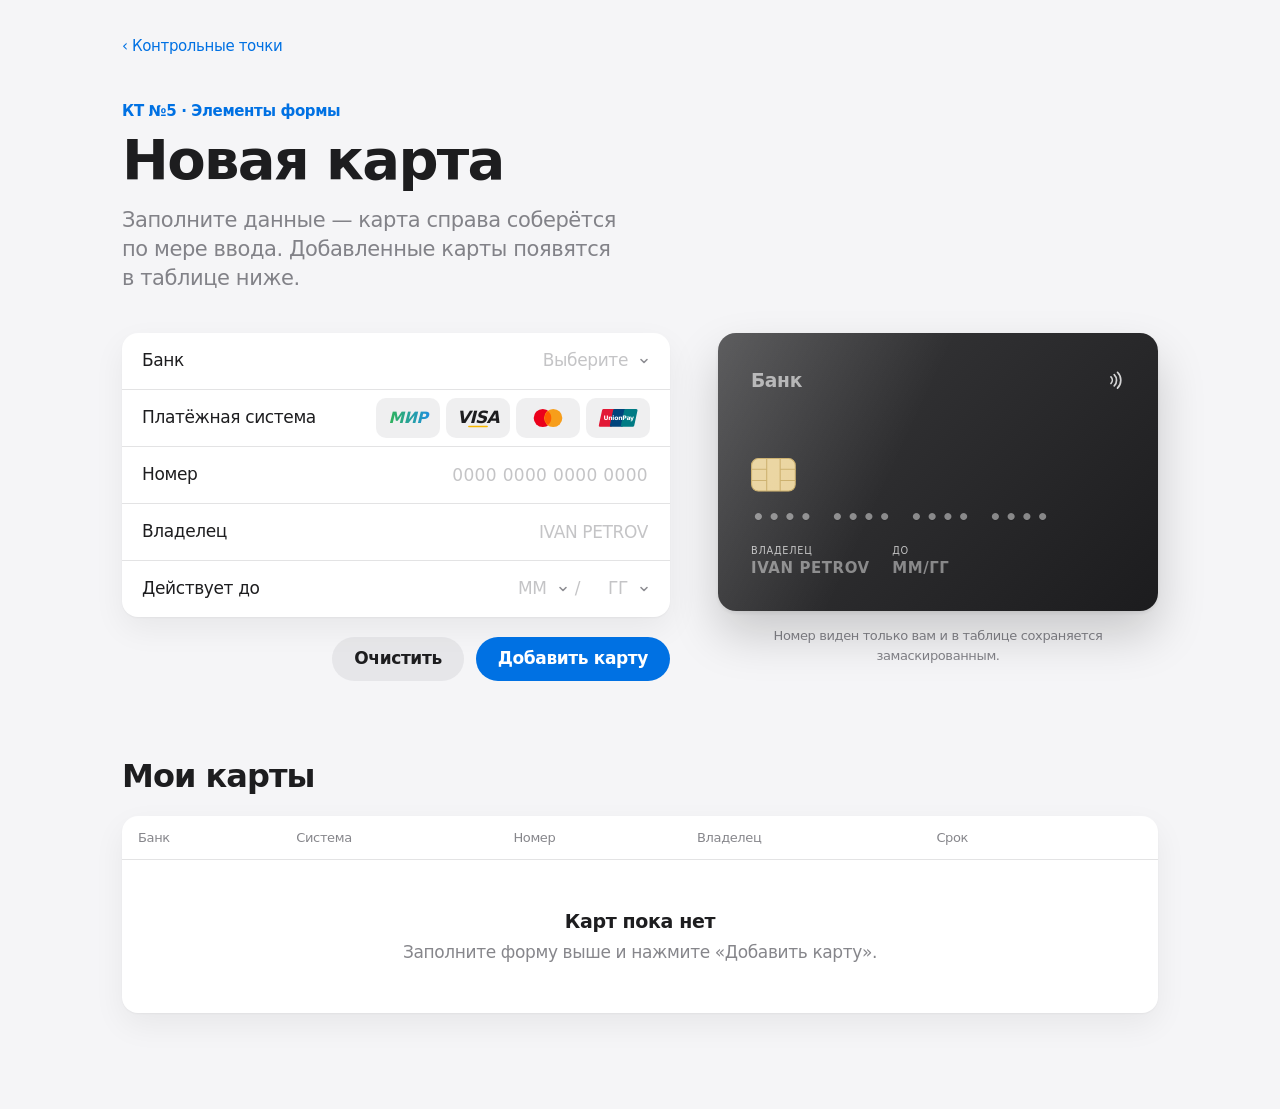
<file: kt5-bank-card/index.html>
<!doctype html>
<html lang="ru">
<head>
<meta charset="utf-8">
<meta name="viewport" content="width=device-width, initial-scale=1, viewport-fit=cover">
<meta name="color-scheme" content="light dark">
<title>Новая карта — КТ №5</title>
<link rel="stylesheet" href="style.css">
</head>
<body>
<svg class="sprite" width="0" height="0" aria-hidden="true" focusable="false">
    <symbol id="mark-sber" viewBox="0 0 32 32">
      <circle cx="16" cy="16" r="13" fill="none" stroke="#fff" stroke-width="4" stroke-dasharray="58 24" stroke-dashoffset="-14" stroke-linecap="round"/>
      <path d="M9 15.5l5 5 10-11" fill="none" stroke="#fff" stroke-width="4" stroke-linecap="round" stroke-linejoin="round"/>
    </symbol>
    <symbol id="mark-tbank" viewBox="0 0 32 32">
      <path d="M3 3h26v14c0 7-5.5 11-13 13C8.5 28 3 24 3 17z" fill="#ffdd2d"/>
      <path d="M9 9h14v4.6h-4.6V24h-4.8V13.6H9z" fill="#111"/>
    </symbol>
    <symbol id="mark-alfa" viewBox="0 0 32 32">
      <path d="M16 3l11 20h-5l-2.2-4.3H12.2L10 23H5zm0 7.2L13.6 15h4.8z" fill="#fff" fill-rule="evenodd"/>
      <rect x="6" y="25.5" width="20" height="3.5" rx="1" fill="#fff"/>
    </symbol>
    <symbol id="mark-vtb" viewBox="0 0 32 32">
      <path d="M4 5h26l-3 5H4z" fill="#fff"/>
      <path d="M4 13.5h26l-3 5H4z" fill="#fff" fill-opacity=".8"/>
      <path d="M4 22h26l-3 5H4z" fill="#fff" fill-opacity=".6"/>
    </symbol>
    <symbol id="mark-gpb" viewBox="0 0 32 32">
      <path d="M16 2c5.5 6.5 9 11.5 9 16.5a9 9 0 0 1-18 0C7 13.5 10.5 8.5 16 2z" fill="#fff"/>
      <path d="M16 13c2.2 2.8 3.4 4.8 3.4 6.6a3.4 3.4 0 0 1-6.8 0c0-1.8 1.2-3.8 3.4-6.6z" fill="#1d5fcc"/>
    </symbol>
    <symbol id="logo-sber" viewBox="0 0 150 32">
      <use href="#mark-sber" width="32" height="32"/>
      <text x="38" y="22.5" font-size="19" font-weight="700" letter-spacing="-.3" fill="currentColor">Сбербанк</text>
    </symbol>
    <symbol id="logo-tbank" viewBox="0 0 120 32">
      <use href="#mark-tbank" width="32" height="32"/>
      <text x="38" y="22.5" font-size="19" font-weight="700" letter-spacing="-.3" fill="currentColor">Т-Банк</text>
    </symbol>
    <symbol id="logo-alfa" viewBox="0 0 170 32">
      <use href="#mark-alfa" width="32" height="32"/>
      <text x="38" y="22.5" font-size="19" font-weight="700" letter-spacing="-.3" fill="currentColor">Альфа-Банк</text>
    </symbol>
    <symbol id="logo-vtb" viewBox="0 0 100 32">
      <use href="#mark-vtb" width="32" height="32"/>
      <text x="38" y="22.5" font-size="19" font-weight="700" letter-spacing=".5" fill="currentColor">ВТБ</text>
    </symbol>
    <symbol id="logo-gpb" viewBox="0 0 180 32">
      <use href="#mark-gpb" width="32" height="32"/>
      <text x="38" y="22.5" font-size="19" font-weight="700" letter-spacing="-.3" fill="currentColor">Газпромбанк</text>
    </symbol>
    <symbol id="sys-mir" viewBox="0 0 72 40">
      <defs>
        <linearGradient id="mir-grad" x1="0" y1="0" x2="1" y2="0">
          <stop offset="0" stop-color="#2fb457"/>
          <stop offset="1" stop-color="#1e8fe0"/>
        </linearGradient>
      </defs>
      <text x="36" y="28" text-anchor="middle" font-size="24" font-weight="800" font-style="italic" letter-spacing="-.5" fill="url(#mir-grad)">МИР</text>
    </symbol>
    <symbol id="sys-visa" viewBox="0 0 72 40">
      <text x="36" y="28" text-anchor="middle" font-size="26" font-weight="800" font-style="italic" letter-spacing="-1" fill="currentColor">VISA</text>
      <path d="M22 33h28" stroke="#f7b600" stroke-width="2.5" stroke-linecap="round"/>
    </symbol>
    <symbol id="sys-mastercard" viewBox="0 0 72 40">
      <circle cx="28" cy="20" r="14" fill="#eb001b"/>
      <circle cx="44" cy="20" r="14" fill="#f79e1b"/>
      <path d="M36 9.2a14 14 0 0 1 0 21.6 14 14 0 0 1 0-21.6z" fill="#ff5f00"/>
    </symbol>
    <symbol id="sys-unionpay" viewBox="0 0 72 40">
      <path d="M14 6h16a2 2 0 0 1 2 2.4l-5 23a2.5 2.5 0 0 1-2.5 2H8.5a2 2 0 0 1-2-2.4l5-23A2.5 2.5 0 0 1 14 6z" fill="#e21836"/>
      <path d="M31 6h16a2 2 0 0 1 2 2.4l-5 23a2.5 2.5 0 0 1-2.5 2H25.5a2 2 0 0 1-2-2.4l5-23A2.5 2.5 0 0 1 31 6z" fill="#00447c"/>
      <path d="M48 6h16a2 2 0 0 1 2 2.4l-5 23a2.5 2.5 0 0 1-2.5 2H42.5a2 2 0 0 1-2-2.4l5-23A2.5 2.5 0 0 1 48 6z" fill="#007b84"/>
      <text x="37" y="23" text-anchor="middle" font-size="9.5" font-weight="700" fill="#fff">UnionPay</text>
    </symbol>
  </svg>
<svg class="sprite" width="0" height="0" aria-hidden="true"><symbol id="trash" viewBox="0 0 24 24"><path d="M5 7h14M10 7V5h4v2M7 7l1 12h8l1-12" fill="none" stroke="currentColor" stroke-width="1.7" stroke-linecap="round" stroke-linejoin="round"/></symbol><symbol id="chip" viewBox="0 0 40 30"><rect x="0.5" y="0.5" width="39" height="29" rx="6" fill="#e9d29a" stroke="#c9ab63"/><path d="M14 0.5v29M26 0.5v29M0.5 10h13.5M26 10h13.5M0.5 20h13.5M26 20h13.5" stroke="#c9ab63" fill="none"/></symbol><symbol id="contactless" viewBox="0 0 24 24"><path d="M8.5 8.5a5 5 0 0 1 0 7M12 6a8.5 8.5 0 0 1 0 12M15.5 3.5a12 12 0 0 1 0 17" fill="none" stroke="currentColor" stroke-width="1.8" stroke-linecap="round"/></symbol></svg>
<main class="page">
  <a class="crumb" href="../">‹ Контрольные точки</a>
  <header class="intro">
    <p class="eyebrow">КТ №5 · Элементы формы</p>
    <h1>Новая карта</h1>
    <p class="lede">Заполните данные&nbsp;— карта справа соберётся по&nbsp;мере ввода. Добавленные карты появятся в&nbsp;таблице ниже.</p>
  </header>

  <div class="editor">
    <form class="form" id="card-form" novalidate autocomplete="off">
      <div class="list">
        <label class="row" for="bank">
          <span class="row-label">Банк</span>
          <select id="bank" name="bank" required aria-describedby="bank-error"><option value="">Выберите</option></select>
        </label>
        <p class="error" id="bank-error"></p>

        <fieldset class="row row-systems" aria-describedby="system-error">
          <legend class="row-label">Платёжная система</legend>
          <div class="systems" id="systems"></div>
        </fieldset>
        <p class="error" id="system-error"></p>

        <label class="row" for="number">
          <span class="row-label">Номер</span>
          <input id="number" name="number" inputmode="numeric" placeholder="0000 0000 0000 0000" maxlength="19" required aria-describedby="number-error">
        </label>
        <p class="error" id="number-error"></p>

        <label class="row" for="holder">
          <span class="row-label">Владелец</span>
          <input id="holder" name="holder" placeholder="IVAN PETROV" maxlength="26" spellcheck="false" autocapitalize="characters" required aria-describedby="holder-error">
        </label>
        <p class="error" id="holder-error"></p>

        <div class="row">
          <span class="row-label" id="expiry-label">Действует до</span>
          <div class="expiry" role="group" aria-labelledby="expiry-label" aria-describedby="expiry-error">
            <select id="month" name="month" required aria-label="Месяц"><option value="">ММ</option></select>
            <span aria-hidden="true">/</span>
            <select id="year" name="year" required aria-label="Год"><option value="">ГГ</option></select>
          </div>
        </div>
        <p class="error" id="expiry-error"></p>
      </div>
      <div class="form-actions">
        <button class="plain" type="reset">Очистить</button>
        <button class="filled" type="submit">Добавить карту</button>
      </div>
    </form>

    <div class="preview" aria-live="polite">
      <div class="card" id="card" data-bank="">
        <div class="card-top">
          <span class="card-bank" id="card-bank"><span class="card-placeholder">Банк</span></span>
          <svg class="card-nfc" aria-hidden="true"><use href="#contactless"/></svg>
        </div>
        <svg class="card-chip" aria-hidden="true"><use href="#chip"/></svg>
        <p class="card-number" id="card-number">•••• •••• •••• ••••</p>
        <div class="card-bottom">
          <div>
            <span class="card-caption">Владелец</span>
            <span class="card-holder" id="card-holder">IVAN PETROV</span>
          </div>
          <div>
            <span class="card-caption">До</span>
            <span class="card-expiry" id="card-expiry">ММ/ГГ</span>
          </div>
          <span class="card-system" id="card-system"></span>
        </div>
      </div>
      <p class="preview-note">Номер виден только вам и&nbsp;в&nbsp;таблице сохраняется замаскированным.</p>
    </div>
  </div>

  <section class="wallet" aria-labelledby="wallet-title">
    <div class="wallet-head">
      <h2 id="wallet-title">Мои карты</h2>
      <span class="count" id="count"></span>
    </div>
    <div class="table-wrap">
      <table class="cards-table">
        <thead><tr><th scope="col">Банк</th><th scope="col">Система</th><th scope="col">Номер</th><th scope="col">Владелец</th><th scope="col">Срок</th><th scope="col"><span class="sr">Действия</span></th></tr></thead>
        <tbody id="rows"></tbody>
      </table>
      <div class="empty" id="empty">
        <p class="empty-title">Карт пока нет</p>
        <p>Заполните форму выше и&nbsp;нажмите «Добавить карту».</p>
      </div>
    </div>
  </section>
</main>
<div class="hud" id="hud" role="status" hidden><span id="hud-text"></span><button type="button" id="hud-undo">Отменить</button></div>
<script src="script.js"></script>
</body>
</html>
</file>
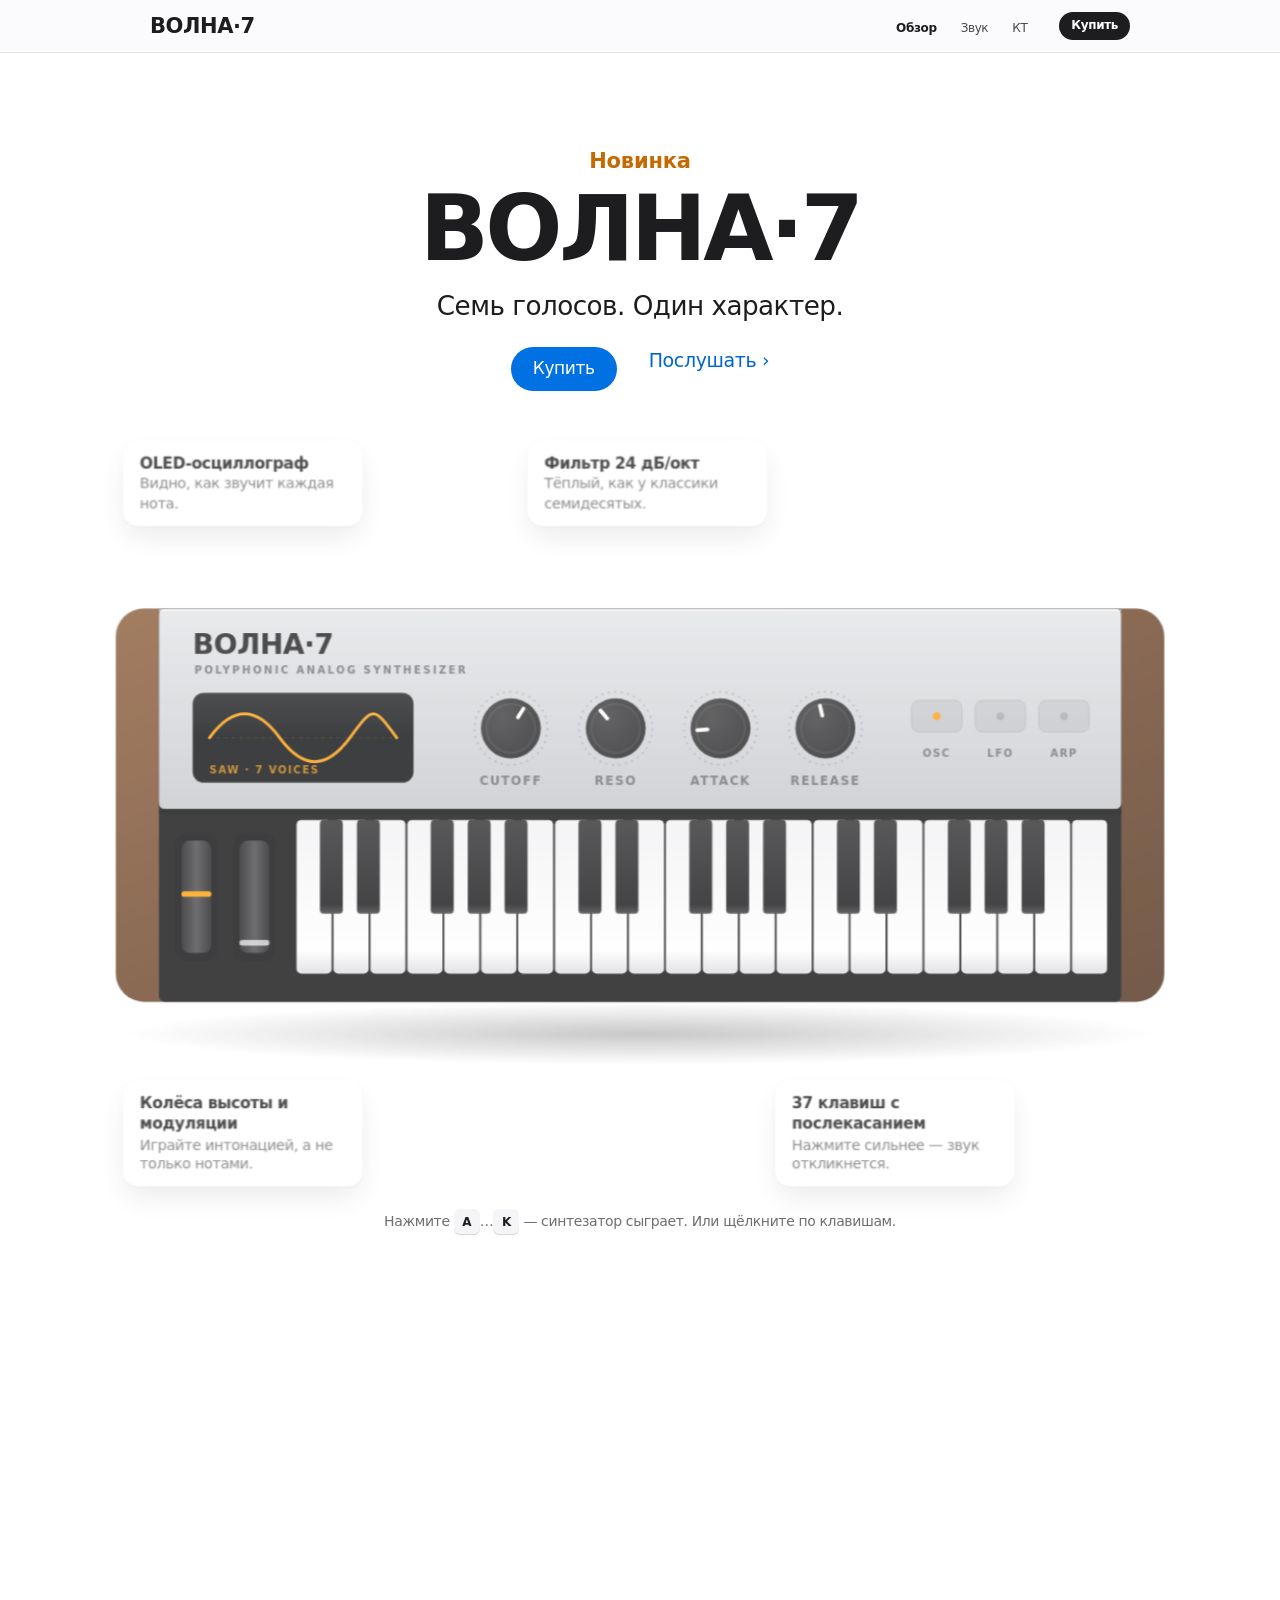
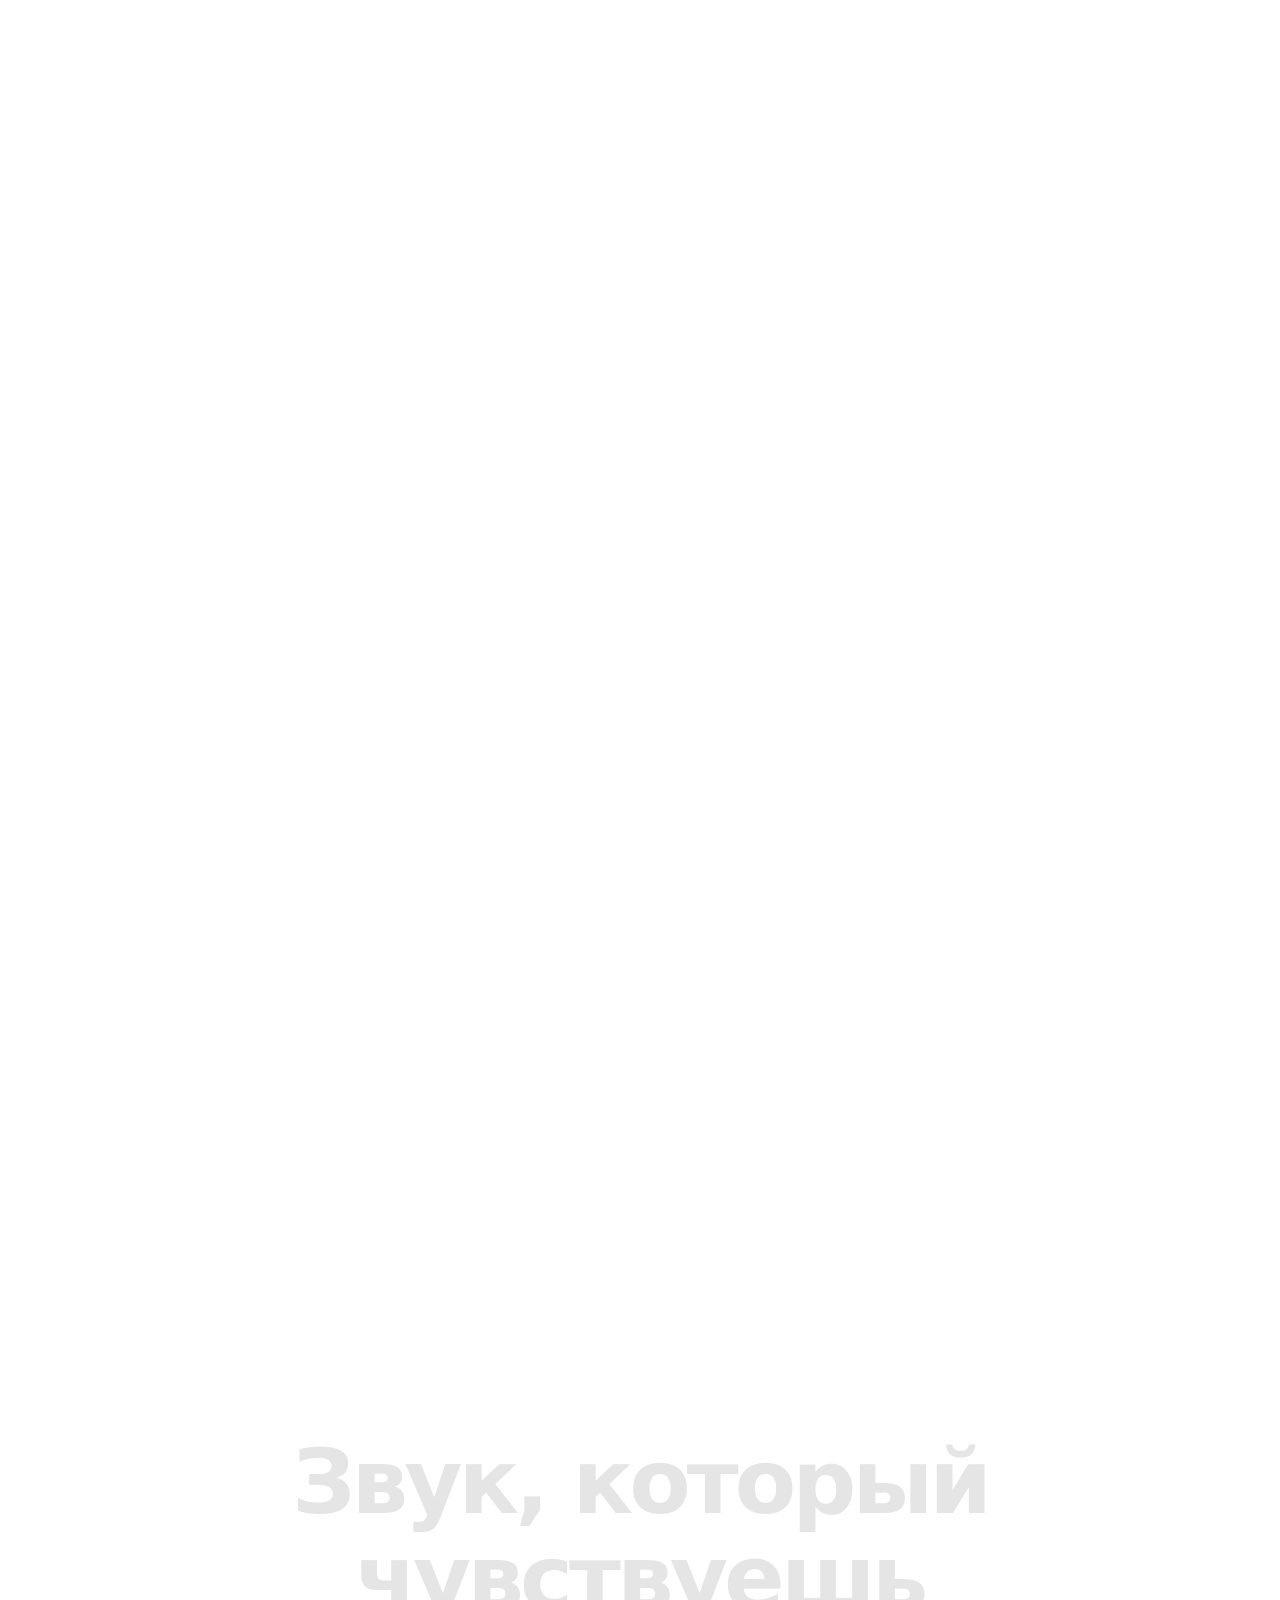
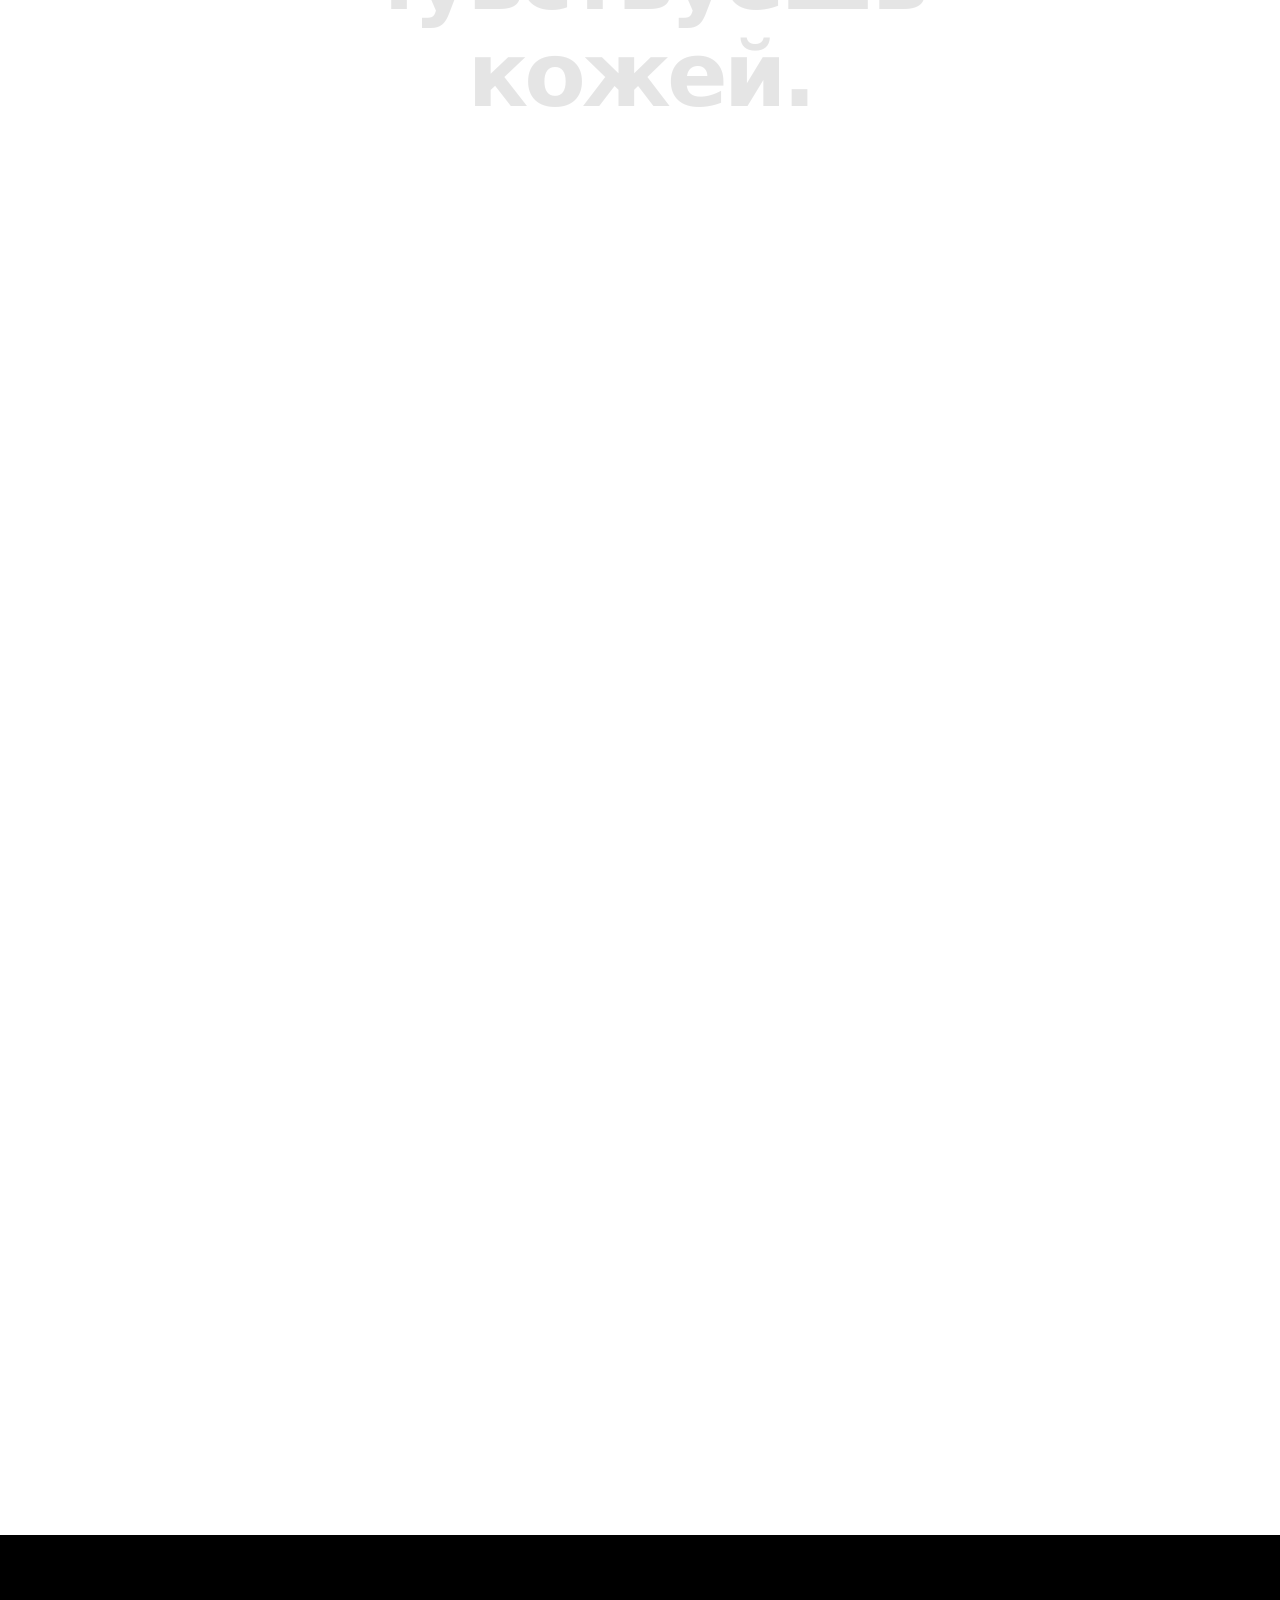
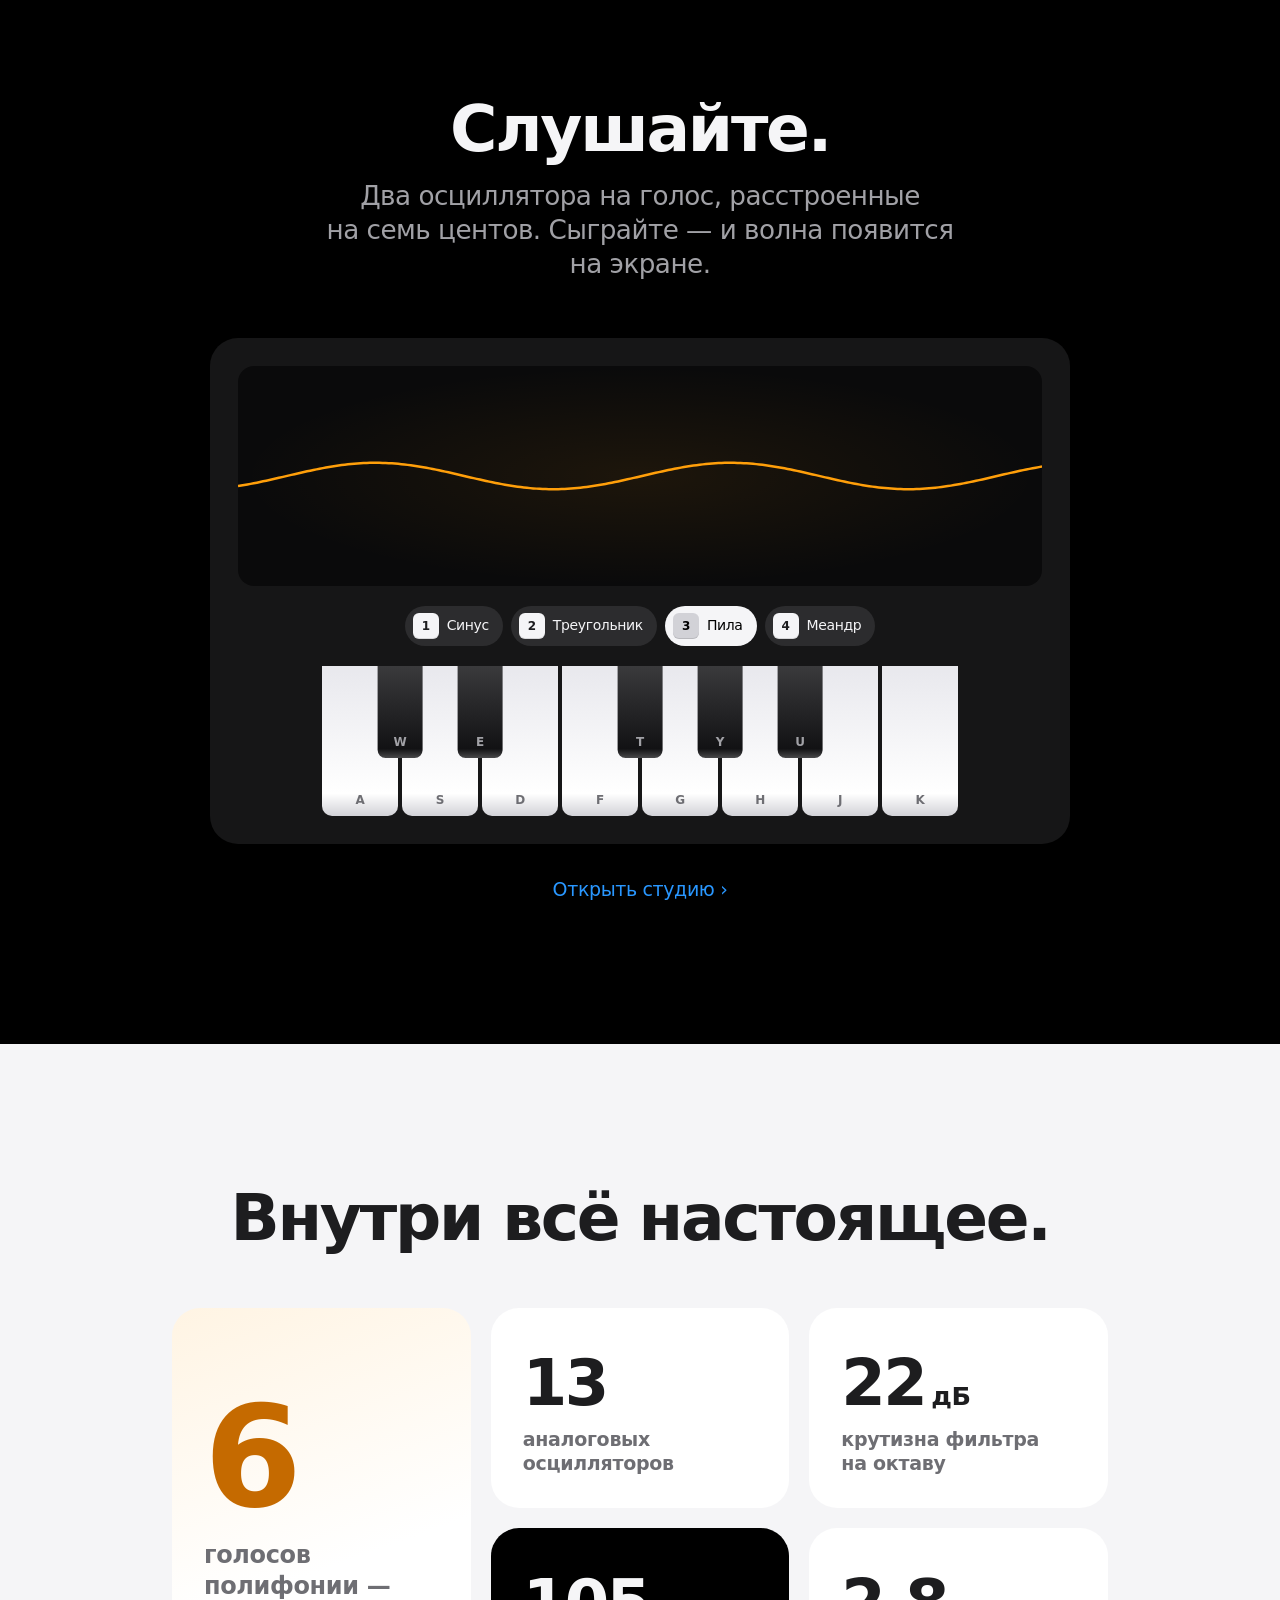
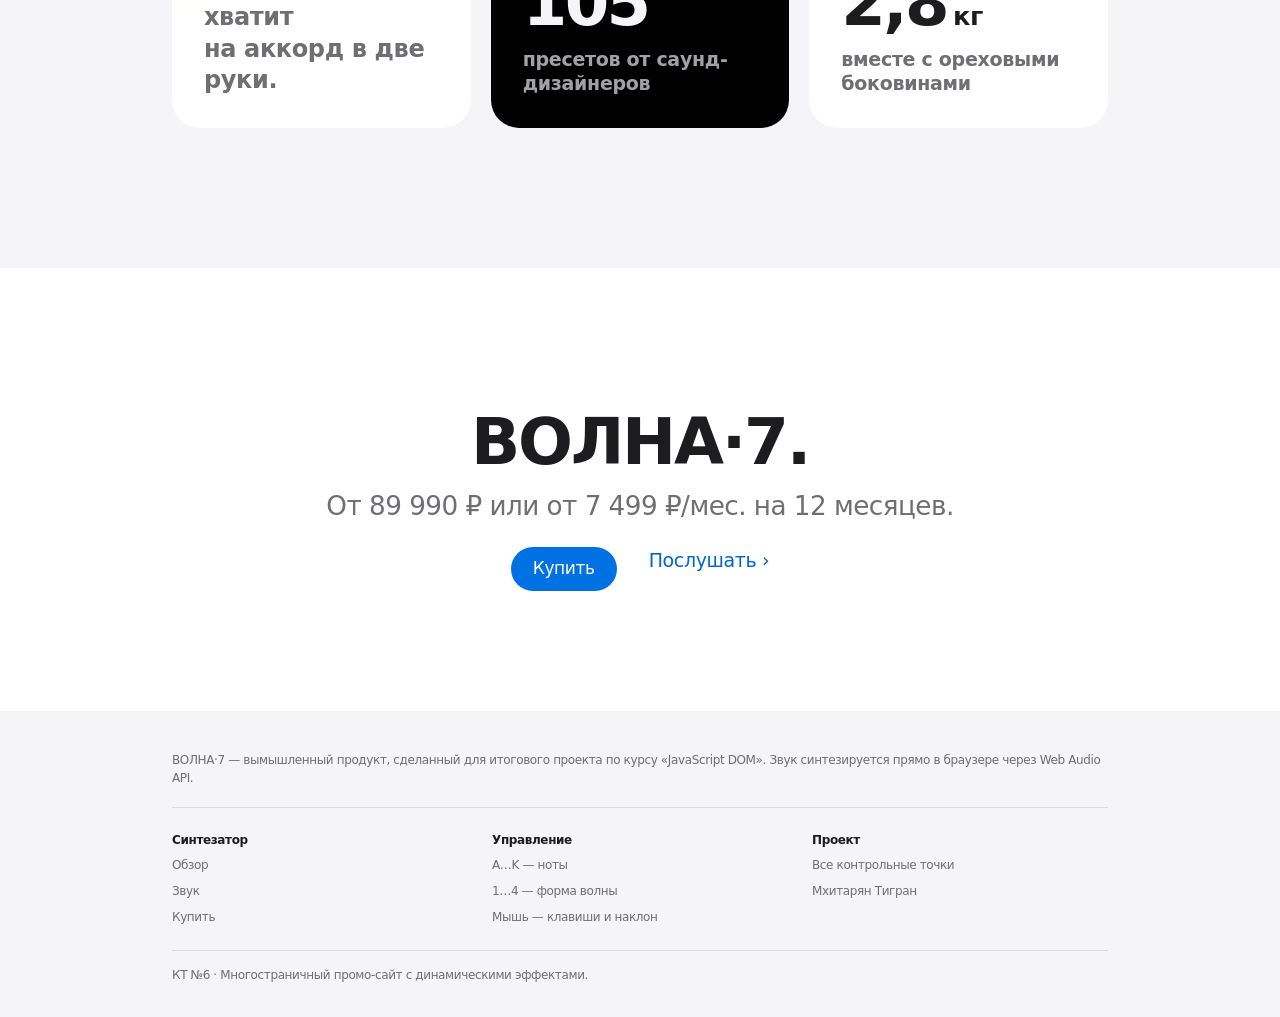
<file: kt6-promo-site/index.html>
<!doctype html>
<html lang="ru">
<head>
<meta charset="utf-8">
<meta name="viewport" content="width=device-width, initial-scale=1, viewport-fit=cover">
<title>ВОЛНА·7 — аналоговый синтезатор</title>
<meta name="description" content="ВОЛНА·7 — семиголосный аналоговый синтезатор с OLED-осциллографом и корпусом из алюминия и ореха.">
<link rel="stylesheet" href="css/style.css">
<link rel="stylesheet" href="css/home.css">
</head>
<body>
<header class="gnav">
  <nav class="gnav-inner" aria-label="Разделы">
    <a class="brand" href="index.html">ВОЛНА·7</a>
    <ul class="gnav-links">
      <li><a href="index.html" aria-current="page">Обзор</a></li>
      <li><a href="sound.html">Звук</a></li>
      <li class="optional"><a href="../">КТ</a></li>
    </ul>
    <a class="gnav-buy" href="buy.html">Купить</a>
  </nav>
</header>

<main>
  <section class="hero">
    <div class="wrap center">
      <p class="eyebrow reveal">Новинка</p>
      <h1 class="headline reveal">ВОЛНА·7</h1>
      <p class="lede reveal">Семь голосов. Один характер.</p>
      <div class="ctas reveal">
        <a class="cta-pill" href="buy.html">Купить</a>
        <a class="cta-link" href="sound.html">Послушать</a>
      </div>
    </div>
  </section>

  <section class="chapter" id="chapter" aria-label="Синтезатор крупным планом">
    <div class="scene">
      <div class="scene-product" id="product">
        <div class="tilt" id="tilt"><div class="float" id="synth"></div></div>
        <ul class="callouts" aria-label="Особенности">
          <li class="callout" style="--x: 4%; --y: -22%;" data-at="0.18"><strong>OLED-осциллограф</strong>Видно, как звучит каждая нота.</li>
          <li class="callout" style="--x: 40%; --y: -22%;" data-at="0.34"><strong>Фильтр 24 дБ/окт</strong>Тёплый, как у классики семидесятых.</li>
          <li class="callout" style="--x: 4%; --y: 100%;" data-at="0.5"><strong>Колёса высоты и модуляции</strong>Играйте интонацией, а не только нотами.</li>
          <li class="callout" style="--x: 62%; --y: 100%;" data-at="0.66"><strong>37 клавиш с послекасанием</strong>Нажмите сильнее — звук откликнется.</li>
        </ul>
      </div>
      <p class="scene-hint" id="scene-hint">Нажмите <span class="kbd">A</span>…<span class="kbd">K</span> — синтезатор сыграет. Или щёлкните по клавишам.</p>
    </div>
  </section>

  <section class="wipe" id="wipe" aria-label="Звук">
    <div class="wipe-scene">
      <p class="wipe-line"><span>Звук, который</span></p>
      <p class="wipe-line"><span>чувствуешь</span></p>
      <p class="wipe-line accent"><span>кожей.</span></p>
    </div>
  </section>

  <section class="listen" data-theme="dark" id="listen" aria-labelledby="listen-title">
    <div class="wrap center">
      <h2 class="section-title reveal" id="listen-title">Слушайте.</h2>
      <p class="lede reveal">Два осциллятора на&nbsp;голос, расстроенные на&nbsp;семь центов. Сыграйте&nbsp;— и&nbsp;волна появится на&nbsp;экране.</p>
      <div class="scope-card reveal">
        <canvas class="scope" id="scope" aria-label="Осциллограф"></canvas>
        <div class="waves" role="radiogroup" aria-label="Форма волны">
          <button type="button" role="radio" aria-checked="false" data-wave="sine"><span class="kbd">1</span>Синус</button>
          <button type="button" role="radio" aria-checked="false" data-wave="triangle"><span class="kbd">2</span>Треугольник</button>
          <button type="button" role="radio" aria-checked="true" data-wave="sawtooth"><span class="kbd">3</span>Пила</button>
          <button type="button" role="radio" aria-checked="false" data-wave="square"><span class="kbd">4</span>Меандр</button>
        </div>
        <div class="minikeys" id="minikeys" aria-label="Клавиатура"></div>
      </div>
      <p class="listen-more reveal"><a class="cta-link" href="sound.html">Открыть студию</a></p>
    </div>
  </section>

  <section class="bento-section" aria-labelledby="bento-title">
    <div class="wrap">
      <h2 class="section-title center reveal" id="bento-title">Внутри всё&nbsp;настоящее.</h2>
      <div class="bento">
        <article class="tile tile-big reveal"><p class="tile-num"><span data-count="7">0</span></p><p class="tile-text">голосов полифонии&nbsp;— хватит на&nbsp;аккорд в&nbsp;две руки.</p></article>
        <article class="tile reveal"><p class="tile-num"><span data-count="14">0</span></p><p class="tile-text">аналоговых осцилляторов</p></article>
        <article class="tile reveal"><p class="tile-num"><span data-count="24">0</span><small>дБ</small></p><p class="tile-text">крутизна фильтра на&nbsp;октаву</p></article>
        <article class="tile tile-dark reveal"><p class="tile-num"><span data-count="128">0</span></p><p class="tile-text">пресетов от&nbsp;саунд-дизайнеров</p></article>
        <article class="tile reveal"><p class="tile-num"><span data-count="3.4">0</span><small>кг</small></p><p class="tile-text">вместе с&nbsp;ореховыми боковинами</p></article>
      </div>
    </div>
  </section>

  <section class="final">
    <div class="wrap center">
      <h2 class="section-title reveal">ВОЛНА·7.</h2>
      <p class="lede reveal">От&nbsp;89&nbsp;990&nbsp;₽ или от&nbsp;7&nbsp;499&nbsp;₽/мес. на&nbsp;12&nbsp;месяцев.</p>
      <div class="ctas reveal">
        <a class="cta-pill" href="buy.html">Купить</a>
        <a class="cta-link" href="sound.html">Послушать</a>
      </div>
    </div>
  </section>
</main>

<footer class="footer">
  <div class="footer-inner">
    <p class="footer-note">ВОЛНА·7&nbsp;— вымышленный продукт, сделанный для итогового проекта по&nbsp;курсу «JavaScript DOM». Звук синтезируется прямо в&nbsp;браузере через Web Audio API.</p>
    <div class="footer-cols">
      <div><h3>Синтезатор</h3><ul><li><a href="index.html">Обзор</a></li><li><a href="sound.html">Звук</a></li><li><a href="buy.html">Купить</a></li></ul></div>
      <div><h3>Управление</h3><ul><li>A…K&nbsp;— ноты</li><li>1…4&nbsp;— форма волны</li><li>Мышь&nbsp;— клавиши и наклон</li></ul></div>
      <div><h3>Проект</h3><ul><li><a href="../">Все контрольные точки</a></li><li>Мхитарян Тигран</li></ul></div>
    </div>
    <p class="footer-legal">КТ №6 · Многостраничный промо-сайт с&nbsp;динамическими эффектами.</p>
  </div>
</footer>

<script src="js/common.js"></script>
<script src="js/synth.js"></script>
<script src="js/home.js"></script>
</body>
</html>
</file>
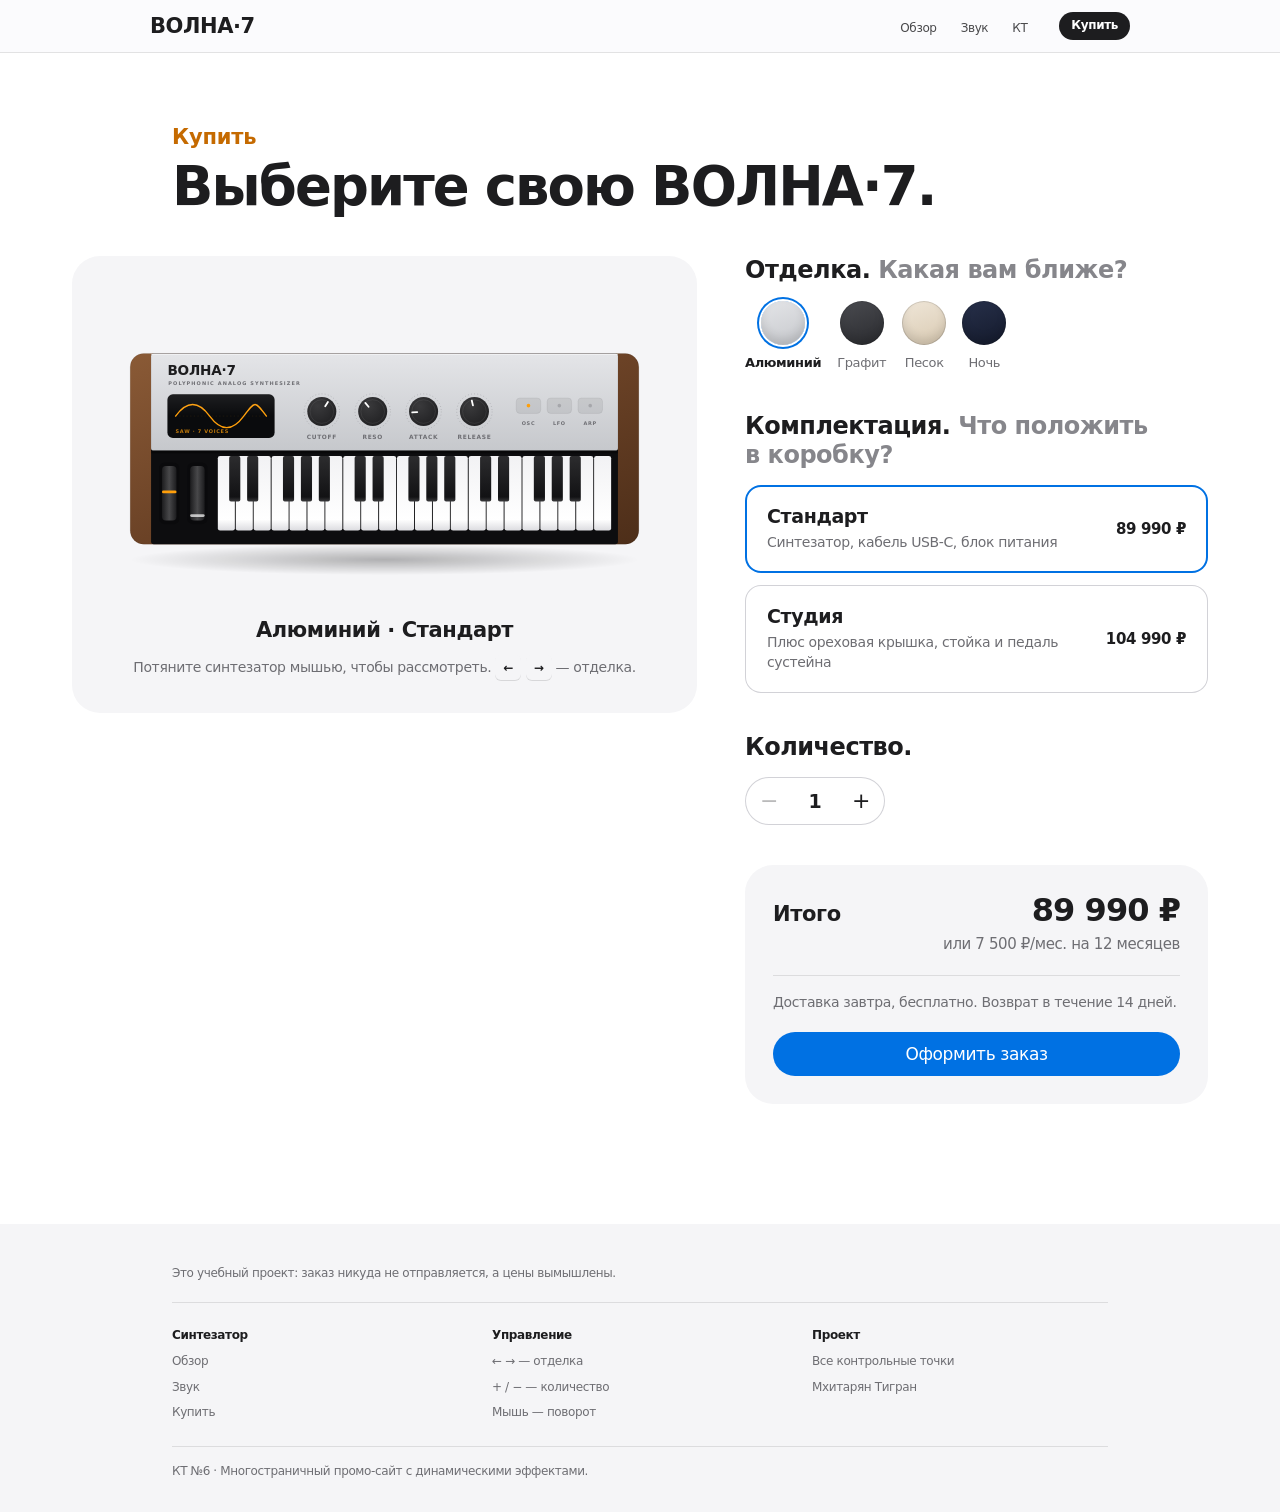
<file: kt6-promo-site/buy.html>
<!doctype html>
<html lang="ru">
<head>
<meta charset="utf-8">
<meta name="viewport" content="width=device-width, initial-scale=1, viewport-fit=cover">
<title>Купить — ВОЛНА·7</title>
<meta name="description" content="Выберите отделку и комплектацию ВОЛНА·7 и оформите заказ.">
<link rel="stylesheet" href="css/style.css">
<link rel="stylesheet" href="css/buy.css">
</head>
<body>
<header class="gnav">
  <nav class="gnav-inner" aria-label="Разделы">
    <a class="brand" href="index.html">ВОЛНА·7</a>
    <ul class="gnav-links">
      <li><a href="index.html">Обзор</a></li>
      <li><a href="sound.html">Звук</a></li>
      <li class="optional"><a href="../">КТ</a></li>
    </ul>
    <a class="gnav-buy" href="buy.html" aria-current="page">Купить</a>
  </nav>
</header>

<main class="buy">
  <div class="buy-head wrap">
    <p class="eyebrow">Купить</p>
    <h1 class="section-title">Выберите свою ВОЛНА·7.</h1>
  </div>

  <div class="buy-grid wrap">
    <div class="stage" id="stage">
      <div class="stage-product" id="turn">
        <div class="stage-synth" id="synth"></div>
      </div>
      <p class="stage-name" id="stage-name">Алюминий · Стандарт</p>
      <p class="stage-hint">Потяните синтезатор мышью, чтобы рассмотреть. <span class="kbd">←</span> <span class="kbd">→</span>&nbsp;— отделка.</p>
    </div>

    <div class="steps">
      <section class="step" aria-labelledby="finish-title">
        <h2 id="finish-title">Отделка. <span>Какая вам ближе?</span></h2>
        <div class="swatches" id="swatches" role="radiogroup" aria-labelledby="finish-title"></div>
      </section>

      <section class="step" aria-labelledby="kit-title">
        <h2 id="kit-title">Комплектация. <span>Что положить в&nbsp;коробку?</span></h2>
        <div class="kits" role="radiogroup" aria-labelledby="kit-title">
          <button class="kit" type="button" role="radio" aria-checked="true" data-kit="standard" data-price="89990">
            <span class="kit-name">Стандарт</span>
            <span class="kit-desc">Синтезатор, кабель USB-C, блок питания</span>
            <span class="kit-price">89&nbsp;990&nbsp;₽</span>
          </button>
          <button class="kit" type="button" role="radio" aria-checked="false" data-kit="studio" data-price="104990">
            <span class="kit-name">Студия</span>
            <span class="kit-desc">Плюс ореховая крышка, стойка и&nbsp;педаль сустейна</span>
            <span class="kit-price">104&nbsp;990&nbsp;₽</span>
          </button>
        </div>
      </section>

      <section class="step" aria-labelledby="qty-title">
        <h2 id="qty-title">Количество.</h2>
        <div class="stepper" role="group" aria-labelledby="qty-title">
          <button type="button" id="minus" aria-label="Меньше">−</button>
          <output id="qty" aria-live="polite">1</output>
          <button type="button" id="plus" aria-label="Больше">+</button>
        </div>
      </section>

      <section class="summary" aria-live="polite">
        <div class="summary-row"><span>Итого</span><strong class="total" id="total">89 990 ₽</strong></div>
        <p class="monthly" id="monthly">или 7 499 ₽/мес. на 12 месяцев</p>
        <p class="ship">Доставка завтра, бесплатно. Возврат в&nbsp;течение 14&nbsp;дней.</p>
        <button class="cta-pill wide" type="button" id="checkout">Оформить заказ</button>
      </section>

      <form class="order" id="order" novalidate hidden>
        <h2>Куда доставить?</h2>
        <label class="field"><span>Имя</span><input name="name" autocomplete="name" required><em></em></label>
        <label class="field"><span>Email</span><input name="email" type="email" autocomplete="email" required><em></em></label>
        <label class="field"><span>Город</span><input name="city" autocomplete="address-level2" required><em></em></label>
        <button class="cta-pill wide" type="submit">Подтвердить заказ</button>
      </form>
    </div>
  </div>
</main>

<dialog class="done" id="done" aria-labelledby="done-title">
  <svg class="check" viewBox="0 0 52 52" aria-hidden="true"><circle cx="26" cy="26" r="24"/><path d="M15 27l7 7 15-16"/></svg>
  <h2 id="done-title">Заказ оформлен.</h2>
  <p id="done-text"></p>
  <form method="dialog"><button class="cta-pill">Готово</button></form>
</dialog>

<footer class="footer">
  <div class="footer-inner">
    <p class="footer-note">Это учебный проект: заказ никуда не&nbsp;отправляется, а&nbsp;цены вымышлены.</p>
    <div class="footer-cols">
      <div><h3>Синтезатор</h3><ul><li><a href="index.html">Обзор</a></li><li><a href="sound.html">Звук</a></li><li><a href="buy.html">Купить</a></li></ul></div>
      <div><h3>Управление</h3><ul><li>← →&nbsp;— отделка</li><li>+ / −&nbsp;— количество</li><li>Мышь&nbsp;— поворот</li></ul></div>
      <div><h3>Проект</h3><ul><li><a href="../">Все контрольные точки</a></li><li>Мхитарян Тигран</li></ul></div>
    </div>
    <p class="footer-legal">КТ №6 · Многостраничный промо-сайт с&nbsp;динамическими эффектами.</p>
  </div>
</footer>

<script src="js/common.js"></script>
<script src="js/synth.js"></script>
<script src="js/buy.js"></script>
</body>
</html>
</file>
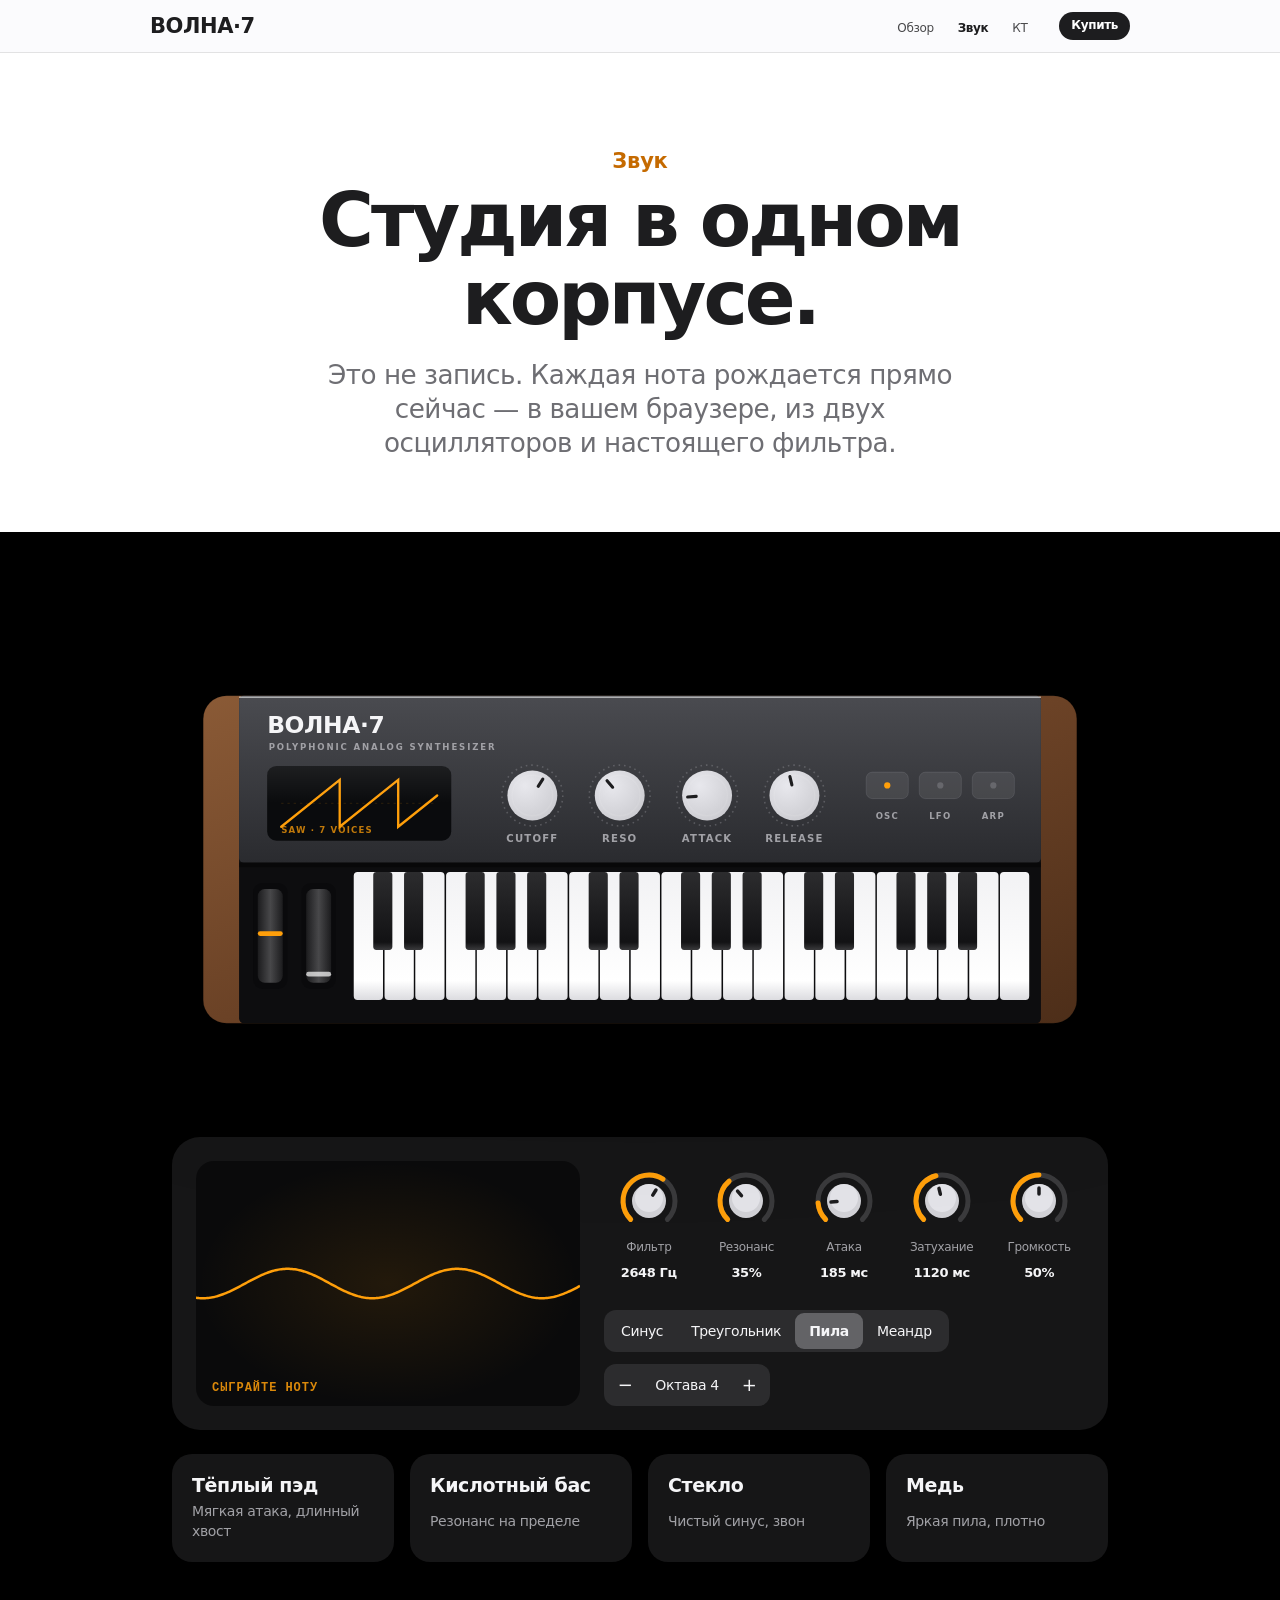
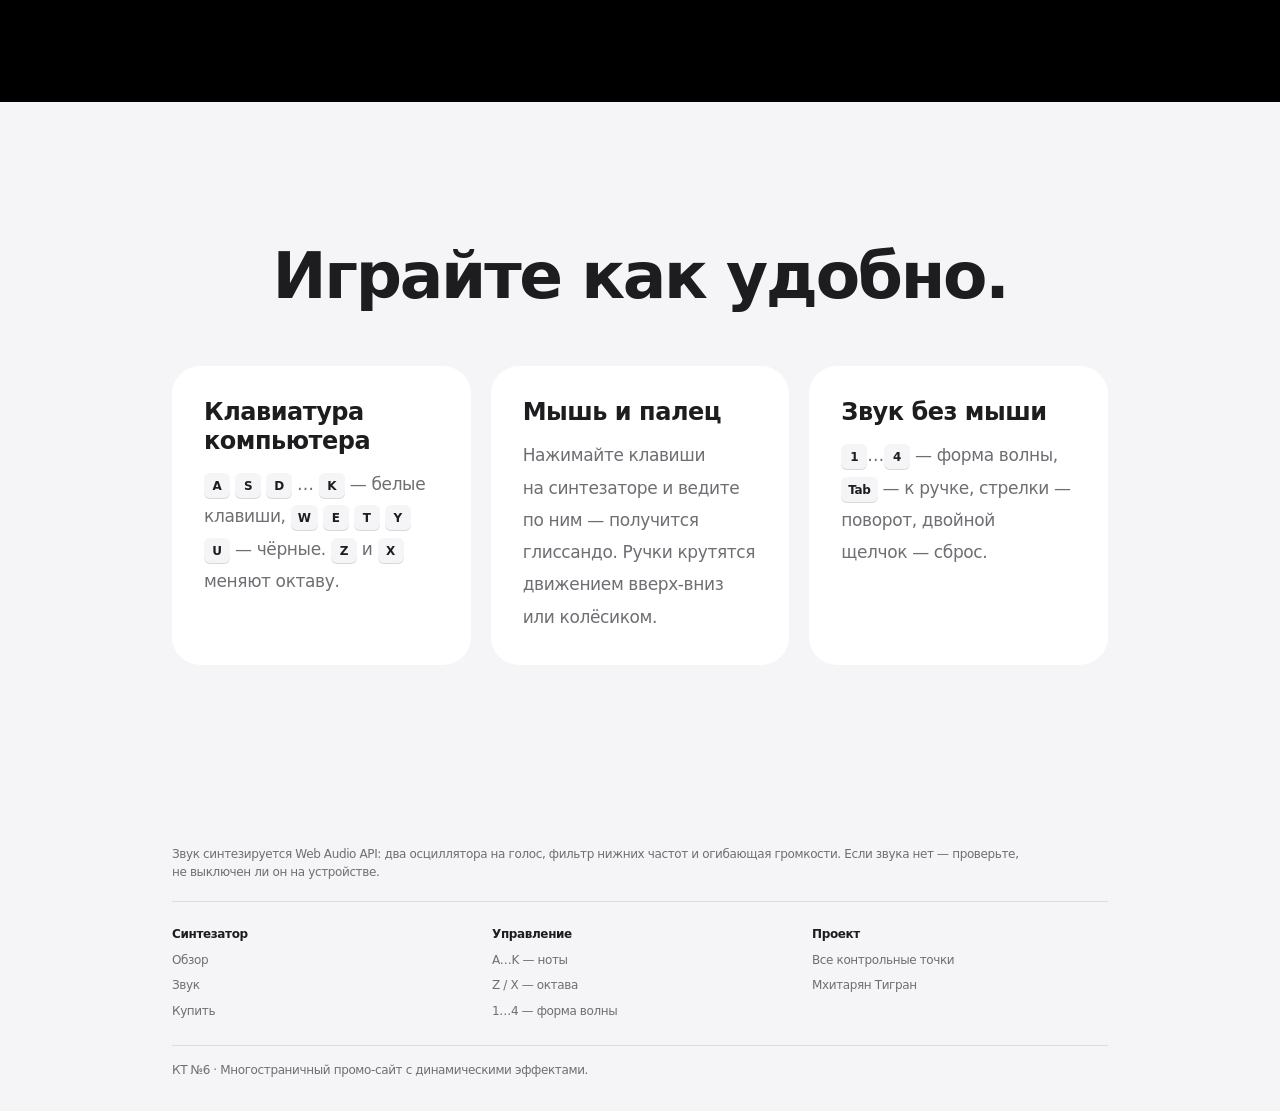
<file: kt6-promo-site/sound.html>
<!doctype html>
<html lang="ru">
<head>
<meta charset="utf-8">
<meta name="viewport" content="width=device-width, initial-scale=1, viewport-fit=cover">
<title>Звук — ВОЛНА·7</title>
<meta name="description" content="Сыграйте на ВОЛНА·7 прямо в браузере: фильтр, огибающая, четыре формы волны и пресеты.">
<link rel="stylesheet" href="css/style.css">
<link rel="stylesheet" href="css/sound.css">
</head>
<body>
<header class="gnav">
  <nav class="gnav-inner" aria-label="Разделы">
    <a class="brand" href="index.html">ВОЛНА·7</a>
    <ul class="gnav-links">
      <li><a href="index.html">Обзор</a></li>
      <li><a href="sound.html" aria-current="page">Звук</a></li>
      <li class="optional"><a href="../">КТ</a></li>
    </ul>
    <a class="gnav-buy" href="buy.html">Купить</a>
  </nav>
</header>

<main>
  <section class="intro">
    <div class="wrap center">
      <p class="eyebrow reveal">Звук</p>
      <h1 class="headline reveal">Студия в&nbsp;одном корпусе.</h1>
      <p class="lede reveal">Это не&nbsp;запись. Каждая нота рождается прямо сейчас&nbsp;— в&nbsp;вашем браузере, из&nbsp;двух осцилляторов и&nbsp;настоящего фильтра.</p>
    </div>
  </section>

  <section class="studio" data-theme="dark" aria-labelledby="studio-title">
    <div class="wrap">
      <h2 class="sr" id="studio-title">Студия</h2>
      <div class="device reveal" id="device"></div>

      <div class="console reveal">
        <div class="scope-wrap">
          <canvas class="scope" id="scope" aria-label="Осциллограф"></canvas>
          <p class="readout" id="readout">Сыграйте ноту</p>
        </div>

        <div class="controls">
          <div class="knobs" id="knobs">
            <div class="knob" data-param="cutoff" data-label="Фильтр" data-unit="Гц"></div>
            <div class="knob" data-param="resonance" data-label="Резонанс" data-unit="%"></div>
            <div class="knob" data-param="attack" data-label="Атака" data-unit="мс"></div>
            <div class="knob" data-param="release" data-label="Затухание" data-unit="мс"></div>
            <div class="knob" data-param="volume" data-label="Громкость" data-unit="%"></div>
          </div>

          <div class="row">
            <div class="segmented" role="radiogroup" aria-label="Форма волны" id="waves">
              <button type="button" role="radio" aria-checked="false" data-wave="sine">Синус</button>
              <button type="button" role="radio" aria-checked="false" data-wave="triangle">Треугольник</button>
              <button type="button" role="radio" aria-checked="true" data-wave="sawtooth">Пила</button>
              <button type="button" role="radio" aria-checked="false" data-wave="square">Меандр</button>
            </div>
            <div class="octave" aria-label="Октава">
              <button type="button" id="oct-down" aria-label="Октава ниже">−</button>
              <output id="octave">Октава 4</output>
              <button type="button" id="oct-up" aria-label="Октава выше">+</button>
            </div>
          </div>
        </div>
      </div>

      <div class="presets reveal" role="radiogroup" aria-label="Пресеты">
        <button class="preset" type="button" role="radio" aria-checked="false" data-preset="pad"><span class="preset-name">Тёплый пэд</span><span class="preset-desc">Мягкая атака, длинный хвост</span></button>
        <button class="preset" type="button" role="radio" aria-checked="false" data-preset="bass"><span class="preset-name">Кислотный бас</span><span class="preset-desc">Резонанс на пределе</span></button>
        <button class="preset" type="button" role="radio" aria-checked="false" data-preset="glass"><span class="preset-name">Стекло</span><span class="preset-desc">Чистый синус, звон</span></button>
        <button class="preset" type="button" role="radio" aria-checked="false" data-preset="brass"><span class="preset-name">Медь</span><span class="preset-desc">Яркая пила, плотно</span></button>
      </div>
    </div>
  </section>

  <section class="keys-help" aria-labelledby="help-title">
    <div class="wrap">
      <h2 class="section-title center reveal" id="help-title">Играйте как&nbsp;удобно.</h2>
      <div class="help-grid">
        <article class="help reveal"><h3>Клавиатура компьютера</h3><p><span class="kbd">A</span> <span class="kbd">S</span> <span class="kbd">D</span> … <span class="kbd">K</span>&nbsp;— белые клавиши, <span class="kbd">W</span> <span class="kbd">E</span> <span class="kbd">T</span> <span class="kbd">Y</span> <span class="kbd">U</span>&nbsp;— чёрные. <span class="kbd">Z</span> и&nbsp;<span class="kbd">X</span> меняют октаву.</p></article>
        <article class="help reveal"><h3>Мышь и&nbsp;палец</h3><p>Нажимайте клавиши на&nbsp;синтезаторе и&nbsp;ведите по&nbsp;ним&nbsp;— получится глиссандо. Ручки крутятся движением вверх-вниз или колёсиком.</p></article>
        <article class="help reveal"><h3>Звук без мыши</h3><p><span class="kbd">1</span>…<span class="kbd">4</span>&nbsp;— форма волны, <span class="kbd">Tab</span>&nbsp;— к&nbsp;ручке, стрелки&nbsp;— поворот, двойной щелчок&nbsp;— сброс.</p></article>
      </div>
    </div>
  </section>
</main>

<footer class="footer">
  <div class="footer-inner">
    <p class="footer-note">Звук синтезируется Web Audio API: два осциллятора на&nbsp;голос, фильтр нижних частот и&nbsp;огибающая громкости. Если звука нет&nbsp;— проверьте, не&nbsp;выключен&nbsp;ли он на&nbsp;устройстве.</p>
    <div class="footer-cols">
      <div><h3>Синтезатор</h3><ul><li><a href="index.html">Обзор</a></li><li><a href="sound.html">Звук</a></li><li><a href="buy.html">Купить</a></li></ul></div>
      <div><h3>Управление</h3><ul><li>A…K&nbsp;— ноты</li><li>Z / X&nbsp;— октава</li><li>1…4&nbsp;— форма волны</li></ul></div>
      <div><h3>Проект</h3><ul><li><a href="../">Все контрольные точки</a></li><li>Мхитарян Тигран</li></ul></div>
    </div>
    <p class="footer-legal">КТ №6 · Многостраничный промо-сайт с&nbsp;динамическими эффектами.</p>
  </div>
</footer>

<script src="js/common.js"></script>
<script src="js/synth.js"></script>
<script src="js/sound.js"></script>
</body>
</html>
</file>
<file: kt1-number-table/style.css>
:root {
  color-scheme: light dark;
  --bg: #f5f5f7;
  --surface: #ffffff;
  --label: #1d1d1f;
  --label-2: rgba(60, 60, 67, 0.62);
  --separator: rgba(60, 60, 67, 0.14);
  --fill: rgba(120, 120, 128, 0.12);
  --accent: #ff9500;
  --accent-ink: #b45f00;
  --accent-soft: rgba(255, 149, 0, 0.16);
  --shadow: 0 1px 2px rgba(0, 0, 0, 0.04), 0 12px 32px rgba(0, 0, 0, 0.06);
  --spring: cubic-bezier(0.34, 1.3, 0.64, 1);
  --ease: cubic-bezier(0.25, 0.1, 0.25, 1);
}

@supports (animation-timing-function: linear(0, 1)) {
  :root { --spring: linear(0, 0.012, 0.049, 0.107, 0.185, 0.278, 0.383, 0.493, 0.601, 0.702, 0.791, 0.865, 0.924, 0.967, 0.995, 1.013, 1.019, 1.016, 1.009, 1.003, 1); }
}

@media (prefers-color-scheme: dark) {
  :root {
    --bg: #000000;
    --surface: #1c1c1e;
    --label: #f5f5f7;
    --label-2: rgba(235, 235, 245, 0.62);
    --separator: rgba(84, 84, 88, 0.5);
    --fill: rgba(120, 120, 128, 0.24);
    --accent: #ff9f0a;
    --accent-ink: #ffb340;
    --accent-soft: rgba(255, 159, 10, 0.2);
    --shadow: 0 0 0 0 transparent;
  }
}

* { box-sizing: border-box; }

body {
  margin: 0;
  background: var(--bg);
  color: var(--label);
  font: 17px/1.47 -apple-system, BlinkMacSystemFont, "SF Pro Text", system-ui, "Segoe UI", Roboto, sans-serif;
  letter-spacing: -0.022em;
  -webkit-font-smoothing: antialiased;
}

.page {
  max-width: 880px;
  margin: 0 auto;
  padding: max(24px, env(safe-area-inset-top)) max(20px, env(safe-area-inset-right)) 64px max(20px, env(safe-area-inset-left));
}

.crumb {
  display: inline-flex;
  align-items: center;
  min-height: 44px;
  color: #0071e3;
  text-decoration: none;
  font-size: 15px;
}
.crumb:hover { text-decoration: underline; }

.intro { padding: 32px 0 40px; }
.eyebrow { margin: 0 0 8px; color: var(--accent-ink); font-size: 15px; font-weight: 600; letter-spacing: -0.01em; }
h1 {
  margin: 0;
  font: 700 clamp(2.5rem, 2.6vw + 1.6rem, 3.5rem)/1.07 -apple-system, BlinkMacSystemFont, "SF Pro Display", system-ui, sans-serif;
  letter-spacing: -0.03em;
}
.lede { margin: 16px 0 0; max-width: 560px; font-size: 21px; line-height: 1.38; color: var(--label-2); letter-spacing: -0.02em; }

.card {
  background: var(--surface);
  border-radius: 20px;
  box-shadow: var(--shadow);
  padding: 24px;
}

.card-head {
  display: flex;
  flex-wrap: wrap;
  align-items: center;
  justify-content: space-between;
  gap: 16px;
  margin-bottom: 16px;
}
h2 { margin: 0; font-size: 21px; font-weight: 600; letter-spacing: -0.02em; }
.actions { display: flex; gap: 8px; flex-wrap: wrap; }

button {
  min-height: 44px;
  padding: 0 20px;
  border: 0;
  border-radius: 999px;
  font: inherit;
  font-size: 15px;
  font-weight: 600;
  cursor: pointer;
  transition: transform 280ms var(--spring), background 180ms var(--ease);
}
button:active { transform: scale(0.96); }
.filled { background: var(--accent); color: #fff; }
.filled:hover { background: color-mix(in srgb, var(--accent) 88%, #000); }
.plain { background: var(--fill); color: var(--label); }
.plain:hover { background: color-mix(in srgb, var(--fill) 100%, var(--label) 6%); }
:focus-visible { outline: 3px solid color-mix(in srgb, #0071e3 60%, transparent); outline-offset: 2px; }

.scroller { overflow-x: auto; margin: 0 -8px; padding: 0 8px; }

table {
  width: 100%;
  min-width: 420px;
  border-collapse: separate;
  border-spacing: 6px;
  table-layout: fixed;
  font-variant-numeric: tabular-nums;
}

td {
  height: 64px;
  border-radius: 12px;
  background: var(--fill);
  text-align: center;
  font-size: 24px;
  font-weight: 600;
  letter-spacing: -0.02em;
  transition: background 240ms var(--ease), color 240ms var(--ease);
}
td.orange { background: var(--accent); color: #fff; }
td.empty { background: none; box-shadow: inset 0 0 0 1px var(--separator); }
td.new { animation: pop 420ms var(--spring) both; }
@keyframes pop { from { transform: scale(0.6); opacity: 0; } }

.legend { display: flex; align-items: center; gap: 8px; margin: 16px 0 0; color: var(--label-2); font-size: 14px; }
.swatch { width: 14px; height: 14px; border-radius: 4px; background: var(--accent); }

.stats {
  display: grid;
  grid-template-columns: repeat(4, 1fr);
  gap: 12px;
  margin: 24px 0 0;
}
.stats div { padding: 20px; border-radius: 16px; background: var(--surface); box-shadow: var(--shadow); }
.stats dt { color: var(--label-2); font-size: 14px; }
.stats dd { margin: 4px 0 0; font-size: 32px; font-weight: 700; letter-spacing: -0.03em; font-variant-numeric: tabular-nums; }

@media (max-width: 640px) {
  .intro { padding: 16px 0 28px; }
  .lede { font-size: 19px; }
  .card { padding: 16px; border-radius: 16px; }
  td { height: 52px; font-size: 19px; border-radius: 10px; }
  .stats { grid-template-columns: repeat(2, 1fr); }
}

@media (prefers-reduced-motion: reduce) {
  *, *::before, *::after { animation-duration: 1ms !important; transition-duration: 1ms !important; }
}
</file>
<file: kt2-page-content/style.css>
:root {
  color-scheme: light dark;
  --bg: #f5f5f7;
  --surface: #ffffff;
  --label: #1d1d1f;
  --label-2: rgba(60, 60, 67, 0.62);
  --label-3: rgba(60, 60, 67, 0.3);
  --separator: rgba(60, 60, 67, 0.14);
  --fill: rgba(120, 120, 128, 0.12);
  --accent: #ff2d55;
  --accent-soft: rgba(255, 45, 85, 0.12);
  --star: #ff9500;
  --link: #0071e3;
  --shadow: 0 1px 2px rgba(0, 0, 0, 0.04), 0 12px 32px rgba(0, 0, 0, 0.06);
  --spring: cubic-bezier(0.34, 1.3, 0.64, 1);
  --ease: cubic-bezier(0.25, 0.1, 0.25, 1);
}

@supports (animation-timing-function: linear(0, 1)) {
  :root { --spring: linear(0, 0.012, 0.049, 0.107, 0.185, 0.278, 0.383, 0.493, 0.601, 0.702, 0.791, 0.865, 0.924, 0.967, 0.995, 1.013, 1.019, 1.016, 1.009, 1.003, 1); }
}

@media (prefers-color-scheme: dark) {
  :root {
    --bg: #000000;
    --surface: #1c1c1e;
    --label: #f5f5f7;
    --label-2: rgba(235, 235, 245, 0.62);
    --label-3: rgba(235, 235, 245, 0.3);
    --separator: rgba(84, 84, 88, 0.5);
    --fill: rgba(120, 120, 128, 0.24);
    --accent: #ff375f;
    --accent-soft: rgba(255, 55, 95, 0.2);
    --star: #ff9f0a;
    --link: #2997ff;
    --shadow: 0 0 0 0 transparent;
  }
}

* { box-sizing: border-box; }
.sprite { position: absolute; }
[hidden] { display: none !important; }
svg { width: 1em; height: 1em; fill: currentColor; flex: none; }

body {
  margin: 0;
  background: var(--bg);
  color: var(--label);
  font: 17px/1.47 -apple-system, BlinkMacSystemFont, "SF Pro Text", system-ui, "Segoe UI", Roboto, sans-serif;
  letter-spacing: -0.022em;
  -webkit-font-smoothing: antialiased;
}

.page {
  max-width: 1120px;
  margin: 0 auto;
  padding: max(24px, env(safe-area-inset-top)) max(20px, env(safe-area-inset-right)) 80px max(20px, env(safe-area-inset-left));
}

.crumb { display: inline-flex; align-items: center; min-height: 44px; color: var(--link); text-decoration: none; font-size: 15px; }
.crumb:hover { text-decoration: underline; }

.intro { padding: 32px 0 40px; }
.eyebrow { margin: 0 0 8px; color: var(--accent); font-size: 15px; font-weight: 600; }
h1 {
  margin: 0;
  font: 700 clamp(2.5rem, 2.6vw + 1.6rem, 3.5rem)/1.07 -apple-system, BlinkMacSystemFont, "SF Pro Display", system-ui, sans-serif;
  letter-spacing: -0.03em;
}
.lede { margin: 16px 0 0; max-width: 600px; font-size: 21px; line-height: 1.38; color: var(--label-2); letter-spacing: -0.02em; }

.toolbar { display: flex; flex-wrap: wrap; justify-content: space-between; align-items: center; gap: 16px; margin-bottom: 24px; }

.segmented { display: inline-flex; padding: 2px; border-radius: 10px; background: var(--fill); }
.segmented button {
  min-height: 36px;
  min-width: 112px;
  padding: 0 16px;
  border: 0;
  border-radius: 8px;
  background: none;
  color: var(--label);
  font: inherit;
  font-size: 15px;
  font-weight: 500;
  cursor: pointer;
  transition: background 200ms var(--ease), box-shadow 200ms var(--ease);
}
.segmented button[aria-checked="true"] { background: var(--surface); box-shadow: 0 1px 3px rgba(0, 0, 0, 0.12), 0 0 0 0.5px rgba(0, 0, 0, 0.04); font-weight: 600; }

.sort { display: inline-flex; align-items: center; gap: 8px; color: var(--label-2); font-size: 15px; }
.sort select {
  min-height: 36px;
  padding: 0 32px 0 12px;
  border: 0;
  border-radius: 8px;
  background: var(--fill) url("data:image/svg+xml,%3Csvg xmlns='http://www.w3.org/2000/svg' viewBox='0 0 12 12'%3E%3Cpath d='M3 4.5l3 3 3-3' fill='none' stroke='%238e8e93' stroke-width='1.6' stroke-linecap='round' stroke-linejoin='round'/%3E%3C/svg%3E") no-repeat right 10px center / 12px;
  color: var(--label);
  font: inherit;
  font-size: 15px;
  appearance: none;
}

:focus-visible { outline: 3px solid color-mix(in srgb, var(--link) 60%, transparent); outline-offset: 2px; }

.grid {
  list-style: none;
  margin: 0;
  padding: 0;
  display: grid;
  grid-template-columns: repeat(auto-fill, minmax(260px, 1fr));
  gap: 24px;
}

.cat {
  display: flex;
  flex-direction: column;
  width: 100%;
  height: 100%;
  padding: 0;
  border: 0;
  border-radius: 20px;
  overflow: hidden;
  background: var(--surface);
  box-shadow: var(--shadow);
  color: inherit;
  font: inherit;
  text-align: left;
  cursor: pointer;
  transition: transform 320ms var(--spring), box-shadow 320ms var(--ease);
  animation: enter 480ms var(--ease) both;
  animation-delay: calc(var(--i) * 40ms);
}
@keyframes enter { from { opacity: 0; transform: translateY(12px); } }
.cat:hover { transform: translateY(-4px); box-shadow: 0 2px 4px rgba(0, 0, 0, 0.04), 0 20px 40px rgba(0, 0, 0, 0.1); }
.cat:active { transform: scale(0.98); }

.photo { position: relative; aspect-ratio: 4 / 3; background: var(--fill); overflow: hidden; }
.photo img { width: 100%; height: 100%; object-fit: cover; display: block; transition: transform 600ms var(--ease); }
.cat:hover .photo img { transform: scale(1.04); }
.photo .fallback { position: absolute; inset: 0; display: grid; place-items: center; font-size: 56px; font-weight: 700; color: var(--label-3); }

.fav {
  position: absolute;
  top: 12px;
  left: 12px;
  display: inline-flex;
  align-items: center;
  gap: 6px;
  padding: 6px 12px 6px 10px;
  border-radius: 999px;
  background: rgba(255, 255, 255, 0.82);
  -webkit-backdrop-filter: saturate(180%) blur(16px);
  backdrop-filter: saturate(180%) blur(16px);
  color: var(--accent);
  font-size: 13px;
  font-weight: 600;
}
@media (prefers-color-scheme: dark) { .fav { background: rgba(28, 28, 30, 0.72); } }
@media (prefers-reduced-transparency: reduce) { .fav { background: var(--surface); backdrop-filter: none; } }

.cat.is-fav { box-shadow: 0 0 0 2px var(--accent), var(--shadow); }

.info { display: grid; gap: 4px; padding: 16px 20px 20px; }
.name { margin: 0; font-size: 21px; font-weight: 600; letter-spacing: -0.02em; }
.age { margin: 0; color: var(--label-2); font-size: 15px; }
.stars { display: flex; align-items: center; gap: 2px; margin: 4px 0 0; color: var(--star); font-size: 16px; }
.stars .off { color: var(--label-3); }
.stars .score { margin-left: 8px; color: var(--label-2); font-size: 14px; font-variant-numeric: tabular-nums; }
.star-half { position: relative; display: inline-flex; }
.star-half svg:last-child { position: absolute; inset: 0; color: var(--star); clip-path: inset(0 50% 0 0); }
.star-half svg:first-child { color: var(--label-3); }

.empty { padding: 64px 0; text-align: center; color: var(--label-2); }

.sheet {
  width: min(560px, calc(100vw - 32px));
  max-height: calc(100dvh - 48px);
  padding: 0;
  border: 0;
  border-radius: 24px;
  background: var(--surface);
  color: var(--label);
  box-shadow: 0 24px 64px rgba(0, 0, 0, 0.3);
  overflow: auto;
}
.sheet[open] { animation: sheet 420ms var(--spring) both; }
@keyframes sheet { from { opacity: 0; transform: translateY(24px) scale(0.98); } }
.sheet::backdrop { background: rgba(0, 0, 0, 0.32); -webkit-backdrop-filter: blur(4px); backdrop-filter: blur(4px); }
.sheet img { display: block; width: 100%; aspect-ratio: 3 / 2; object-fit: cover; background: var(--fill); }
.sheet-close { position: absolute; top: 12px; right: 12px; margin: 0; }
.sheet-close button {
  min-height: 36px;
  padding: 0 16px;
  border: 0;
  border-radius: 999px;
  background: rgba(255, 255, 255, 0.86);
  -webkit-backdrop-filter: blur(16px);
  backdrop-filter: blur(16px);
  color: var(--link);
  font: inherit;
  font-size: 15px;
  font-weight: 600;
  cursor: pointer;
}
@media (prefers-color-scheme: dark) { .sheet-close button { background: rgba(44, 44, 46, 0.86); } }
.sheet-body { padding: 24px 28px 32px; }
.sheet-body h2 { margin: 0; font-size: 32px; font-weight: 700; letter-spacing: -0.03em; }
.sheet-body .meta { margin: 4px 0 0; color: var(--label-2); }
.sheet-body .stars { font-size: 20px; margin: 12px 0 16px; }
.sheet-body #sheet-desc { margin: 0; line-height: 1.55; }
.badge { display: inline-flex; align-items: center; gap: 6px; margin: 0 0 8px; padding: 6px 12px; border-radius: 999px; background: var(--accent-soft); color: var(--accent); font-size: 13px; font-weight: 600; }

@media (max-width: 640px) {
  .intro { padding: 16px 0 28px; }
  .lede { font-size: 19px; }
  .grid { gap: 16px; }
  .sheet { margin: auto auto 0; width: 100vw; max-width: 100vw; border-radius: 24px 24px 0 0; }
}

@media (prefers-reduced-motion: reduce) {
  *, *::before, *::after { animation-duration: 1ms !important; animation-delay: 0ms !important; transition-duration: 1ms !important; }
}
</file>
<file: kt3-dropdown-menu/style.css>
:root {
  color-scheme: light dark;
  --bg: #ffffff;
  --bg-2: #f5f5f7;
  --label: #1d1d1f;
  --label-2: rgba(0, 0, 0, 0.56);
  --label-3: rgba(0, 0, 0, 0.32);
  --separator: rgba(0, 0, 0, 0.1);
  --fill: rgba(120, 120, 128, 0.12);
  --chrome: rgba(250, 250, 252, 0.8);
  --chrome-solid: #fafafc;
  --accent: #0071e3;
  --accent-soft: rgba(0, 113, 227, 0.1);
  --ease: cubic-bezier(0.25, 0.1, 0.25, 1);
  --out: cubic-bezier(0.22, 1, 0.36, 1);
  --bar: 48px;
}

@media (prefers-color-scheme: dark) {
  :root {
    --bg: #000000;
    --bg-2: #161617;
    --label: #f5f5f7;
    --label-2: rgba(255, 255, 255, 0.6);
    --label-3: rgba(255, 255, 255, 0.32);
    --separator: rgba(255, 255, 255, 0.12);
    --fill: rgba(120, 120, 128, 0.24);
    --chrome: rgba(22, 22, 23, 0.8);
    --chrome-solid: #161617;
    --accent: #2997ff;
    --accent-soft: rgba(41, 151, 255, 0.16);
  }
}

* { box-sizing: border-box; }
.sprite { position: absolute; }
[hidden] { display: none !important; }
svg { width: 1em; height: 1em; flex: none; }

body {
  margin: 0;
  background: var(--bg);
  color: var(--label);
  font: 17px/1.47 -apple-system, BlinkMacSystemFont, "SF Pro Text", system-ui, "Segoe UI", Roboto, sans-serif;
  letter-spacing: -0.022em;
  -webkit-font-smoothing: antialiased;
}
body.menu-open { overflow: hidden; }

button { font: inherit; color: inherit; letter-spacing: inherit; cursor: pointer; }
a { color: inherit; }
:focus-visible { outline: 3px solid color-mix(in srgb, var(--accent) 60%, transparent); outline-offset: 2px; border-radius: 6px; }

.gnav {
  position: sticky;
  top: 0;
  z-index: 10;
  background: var(--chrome);
  -webkit-backdrop-filter: saturate(180%) blur(20px);
  backdrop-filter: saturate(180%) blur(20px);
  border-bottom: 1px solid var(--separator);
}
@media (prefers-reduced-transparency: reduce) {
  .gnav, .panel { background: var(--chrome-solid) !important; backdrop-filter: none !important; -webkit-backdrop-filter: none !important; }
}

.bar {
  display: flex;
  align-items: center;
  gap: 24px;
  max-width: 1024px;
  height: var(--bar);
  margin: 0 auto;
  padding: 0 22px;
}

.logo {
  display: inline-flex;
  align-items: center;
  gap: 6px;
  font-weight: 700;
  font-size: 17px;
  text-decoration: none;
  letter-spacing: -0.02em;
}
.logo svg { font-size: 18px; color: var(--accent); }

.burger { display: none; }

.l1 { display: flex; gap: 4px; margin: 0; padding: 0; list-style: none; flex: 1; justify-content: center; }
.l1 > li > .top {
  display: inline-flex;
  align-items: center;
  gap: 4px;
  height: var(--bar);
  padding: 0 10px;
  border: 0;
  background: none;
  color: var(--label-2);
  font-size: 12px;
  white-space: nowrap;
  text-decoration: none;
  letter-spacing: -0.01em;
  transition: color 200ms var(--ease);
}
.l1 > li > .top:hover, .l1 > li.is-open > .top { color: var(--label); }
.l1 > li > .top .go { display: none; }

.chev { font-size: 12px; transition: transform 300ms var(--out); }
.is-open > .node .chev { transform: rotate(180deg); }

.panel {
  position: fixed;
  top: var(--bar);
  left: 0;
  right: 0;
  background: color-mix(in srgb, var(--chrome-solid) 94%, transparent);
  -webkit-backdrop-filter: saturate(180%) blur(20px);
  backdrop-filter: saturate(180%) blur(20px);
  border-bottom: 1px solid var(--separator);
  visibility: hidden;
  opacity: 0;
  transform: translateY(-8px);
  transition: opacity 240ms var(--ease), transform 320ms var(--out), visibility 0s linear 320ms;
}
.has-sub.is-open > .panel { visibility: visible; opacity: 1; transform: none; transition: opacity 240ms var(--ease), transform 320ms var(--out), visibility 0s; }

.panel-inner {
  position: relative;
  display: grid;
  grid-template-columns: 300px 1fr;
  grid-template-rows: auto 1fr;
  column-gap: 48px;
  max-width: 980px;
  min-height: 320px;
  margin: 0 auto;
  padding: 40px 22px 56px;
}
.panel-title { grid-column: 1; margin: 0 0 12px; color: var(--label-2); font-size: 12px; }
.l2 { grid-column: 1; margin: 0; padding: 0; list-style: none; display: grid; align-content: start; gap: 2px; }

.node, .leaf {
  display: flex;
  align-items: center;
  justify-content: space-between;
  gap: 12px;
  width: 100%;
  min-height: 44px;
  padding: 6px 12px;
  margin-left: -12px;
  border: 0;
  border-radius: 10px;
  background: none;
  text-align: left;
  text-decoration: none;
  transition: background 180ms var(--ease), color 180ms var(--ease);
}
.l2 > li > .node, .l2 > li > .leaf { font-size: 24px; font-weight: 600; letter-spacing: -0.025em; }
.l2 > li > .node:hover, .l2 > li > .leaf:hover { background: var(--fill); }
.l2 > li.is-open > .node { color: var(--accent); }
.l2 > li > .node .chev { transform: rotate(-90deg); font-size: 16px; color: var(--label-3); }
.l2 > li.is-open > .node .chev { transform: rotate(-90deg); color: var(--accent); }

.go { font-size: 14px; color: var(--accent); opacity: 0; transform: translateX(-4px); transition: opacity 180ms var(--ease), transform 220ms var(--out); }
.leaf:hover .go, .leaf:focus-visible .go { opacity: 1; transform: none; }
.leaf:hover span { color: var(--accent); }

.sub {
  position: absolute;
  top: 40px;
  left: calc(22px + 300px + 48px);
  right: 22px;
  visibility: hidden;
  opacity: 0;
  transform: translateX(-8px);
  transition: opacity 200ms var(--ease), transform 300ms var(--out), visibility 0s linear 300ms;
}
.has-sub.is-open > .sub { visibility: visible; opacity: 1; transform: none; transition: opacity 200ms var(--ease), transform 300ms var(--out), visibility 0s; }
.sub-title { margin: 0 0 12px; color: var(--label-2); font-size: 12px; }
.l3 { margin: 0; padding: 0; list-style: none; display: grid; grid-template-columns: repeat(2, minmax(0, 1fr)); gap: 2px 32px; }
.l3 .leaf { font-size: 17px; font-weight: 500; }
.l3 .leaf:hover { background: var(--fill); }

.panel-hint { position: absolute; top: 68px; left: calc(22px + 300px + 48px); margin: 0; color: var(--label-3); font-size: 17px; }
.panel-inner:has(.has-sub.is-open) .panel-hint { display: none; }

.scrim {
  position: fixed;
  inset: var(--bar) 0 0 0;
  z-index: 5;
  background: rgba(0, 0, 0, 0.18);
  -webkit-backdrop-filter: blur(6px);
  backdrop-filter: blur(6px);
  animation: fade 240ms var(--ease) both;
}
@keyframes fade { from { opacity: 0; } }

.page { max-width: 980px; margin: 0 auto; padding: 16px 22px 96px; }
.crumb { display: inline-flex; align-items: center; min-height: 44px; color: var(--accent); text-decoration: none; font-size: 15px; }
.crumb:hover { text-decoration: underline; }

.hero { padding: 72px 0 56px; text-align: center; }
.eyebrow { margin: 0 0 12px; color: var(--accent); font-size: 17px; font-weight: 600; }
h1 {
  margin: 0;
  font: 700 clamp(2.75rem, 3.8vw + 1.4rem, 4.5rem)/1.05 -apple-system, BlinkMacSystemFont, "SF Pro Display", system-ui, sans-serif;
  letter-spacing: -0.035em;
}
.lede { max-width: 620px; margin: 20px auto 0; color: var(--label-2); font-size: 21px; line-height: 1.38; }

.result {
  margin: 0 auto 48px;
  padding: 40px;
  border-radius: 28px;
  background: var(--bg-2);
  text-align: center;
  animation: rise 420ms var(--out) both;
}
@keyframes rise { from { opacity: 0; transform: translateY(12px); } }
.path { display: flex; flex-wrap: wrap; justify-content: center; gap: 6px; margin: 0; padding: 0; list-style: none; color: var(--label-2); font-size: 14px; }
.path li + li::before { content: "›"; margin-right: 6px; color: var(--label-3); }
.result h2 { margin: 8px 0 4px; font-size: 40px; font-weight: 700; letter-spacing: -0.03em; }
.result-link { margin: 0; color: var(--label-2); font-size: 15px; }
.result-link code { font: 14px ui-monospace, "SF Mono", Menlo, monospace; color: var(--label); }
.siblings { display: flex; flex-wrap: wrap; justify-content: center; gap: 8px; margin-top: 24px; }
.siblings a { display: inline-flex; align-items: center; min-height: 36px; padding: 0 16px; border-radius: 999px; background: var(--bg); color: var(--label); font-size: 15px; text-decoration: none; transition: background 180ms var(--ease); }
.siblings a:hover { background: var(--accent-soft); color: var(--accent); }

.legend { display: grid; grid-template-columns: repeat(3, 1fr); gap: 16px; }
.legend > div { display: flex; gap: 14px; align-items: flex-start; padding: 24px; border-radius: 20px; background: var(--bg-2); }
.legend p { margin: 0; color: var(--label-2); font-size: 15px; }
.legend strong { display: block; color: var(--label); font-weight: 600; }
.key { display: inline-grid; place-items: center; min-width: 32px; height: 32px; padding: 0 8px; border-radius: 8px; background: var(--bg); color: var(--accent); font-size: 14px; font-weight: 600; }

@media (max-width: 833px) {
  .bar { justify-content: space-between; }
  .burger {
    display: grid;
    place-content: center;
    gap: 6px;
    width: 44px;
    height: 44px;
    margin-right: -10px;
    border: 0;
    background: none;
  }
  .burger span { display: block; width: 18px; height: 1.5px; border-radius: 1px; background: var(--label); transition: transform 320ms var(--out); }
  .burger[aria-expanded="true"] span:first-child { transform: translateY(3.75px) rotate(45deg); }
  .burger[aria-expanded="true"] span:last-child { transform: translateY(-3.75px) rotate(-45deg); }

  .menu {
    position: fixed;
    inset: var(--bar) 0 0 0;
    overflow-y: auto;
    padding: 16px 32px 48px;
    background: var(--chrome-solid);
    visibility: hidden;
    opacity: 0;
    transition: opacity 240ms var(--ease), visibility 0s linear 240ms;
  }
  .gnav.is-open .menu { visibility: visible; opacity: 1; transition: opacity 240ms var(--ease), visibility 0s; }
  .l1 { display: block; }
  .l1 > li > .top { width: 100%; justify-content: space-between; height: auto; min-height: 52px; padding: 6px 0; color: var(--label); font-size: 28px; font-weight: 600; letter-spacing: -0.025em; }
  .l1 > li > .top .go { display: block; }
  .l1 > li > .top .chev { font-size: 18px; color: var(--label-3); }
  .panel, .sub { position: static; visibility: visible; opacity: 1; transform: none; background: none; backdrop-filter: none; -webkit-backdrop-filter: none; border: 0; display: none; }
  .has-sub.is-open > .panel, .has-sub.is-open > .sub { display: block; }
  .panel-inner { display: block; min-height: 0; padding: 0 0 12px 4px; }
  .panel-title, .sub-title, .panel-hint { display: none; }
  .l2 > li > .node, .l2 > li > .leaf { font-size: 19px; margin-left: 0; padding: 6px 0; }
  .l2 > li > .node .chev, .l2 > li.is-open > .node .chev { transform: none; }
  .l2 > li.is-open > .node .chev { transform: rotate(180deg); }
  .l3 { display: block; padding: 0 0 8px 16px; border-left: 2px solid var(--separator); margin-left: 4px; }
  .l3 .leaf { margin-left: 0; padding: 6px 12px; font-size: 17px; }
  .go { opacity: 1; transform: none; }
  .scrim { display: none; }
  .hero { padding: 40px 0 40px; }
  .lede { font-size: 19px; }
  .legend { grid-template-columns: 1fr; }
  .result { padding: 28px 20px; }
  .result h2 { font-size: 32px; }
}

@media (prefers-reduced-motion: reduce) {
  *, *::before, *::after { animation-duration: 1ms !important; transition-duration: 1ms !important; }
}
</file>
<file: kt4-slider/style.css>
:root {
  color-scheme: light dark;
  --bg: #f5f5f7;
  --surface: #ffffff;
  --label: #1d1d1f;
  --label-2: rgba(60, 60, 67, 0.62);
  --label-3: rgba(60, 60, 67, 0.3);
  --separator: rgba(60, 60, 67, 0.12);
  --fill: rgba(120, 120, 128, 0.16);
  --track: rgba(120, 120, 128, 0.2);
  --accent: #0071e3;
  --accent-soft: rgba(0, 113, 227, 0.12);
  --knob: #ffffff;
  --shadow: 0 1px 2px rgba(0, 0, 0, 0.04), 0 12px 32px rgba(0, 0, 0, 0.06);
  --ease: cubic-bezier(0.25, 0.1, 0.25, 1);
  --spring: cubic-bezier(0.34, 1.3, 0.64, 1);
}

@supports (animation-timing-function: linear(0, 1)) {
  :root { --spring: linear(0, 0.012, 0.049, 0.107, 0.185, 0.278, 0.383, 0.493, 0.601, 0.702, 0.791, 0.865, 0.924, 0.967, 0.995, 1.013, 1.019, 1.016, 1.009, 1.003, 1); }
}

@media (prefers-color-scheme: dark) {
  :root {
    --bg: #000000;
    --surface: #1c1c1e;
    --label: #f5f5f7;
    --label-2: rgba(235, 235, 245, 0.62);
    --label-3: rgba(235, 235, 245, 0.3);
    --separator: rgba(84, 84, 88, 0.45);
    --fill: rgba(120, 120, 128, 0.28);
    --track: rgba(120, 120, 128, 0.36);
    --accent: #0a84ff;
    --accent-soft: rgba(10, 132, 255, 0.2);
    --shadow: 0 0 0 0 transparent;
  }
}

* { box-sizing: border-box; }
.sprite { position: absolute; }
[hidden] { display: none !important; }

body {
  margin: 0;
  background: var(--bg);
  color: var(--label);
  font: 15px/1.47 -apple-system, BlinkMacSystemFont, "SF Pro Text", system-ui, "Segoe UI", Roboto, sans-serif;
  letter-spacing: -0.016em;
  -webkit-font-smoothing: antialiased;
}

button { font: inherit; color: inherit; letter-spacing: inherit; cursor: pointer; }
:focus-visible { outline: 3px solid color-mix(in srgb, var(--accent) 60%, transparent); outline-offset: 2px; }

.toolbar {
  display: grid;
  grid-template-columns: 1fr auto 1fr;
  align-items: center;
  gap: 16px;
  max-width: 1280px;
  margin: 0 auto;
  padding: max(12px, env(safe-area-inset-top)) 24px 12px;
}
.crumb { justify-self: start; display: inline-flex; align-items: center; min-height: 44px; color: var(--accent); text-decoration: none; }
.crumb:hover { text-decoration: underline; }
.title { text-align: center; }
.title h1 { margin: 0; font-size: 17px; font-weight: 600; }
.title p { margin: 0; color: var(--label-2); font-size: 12px; }
.tinted {
  justify-self: end;
  min-height: 36px;
  padding: 0 16px;
  border: 0;
  border-radius: 999px;
  background: var(--accent-soft);
  color: var(--accent);
  font-weight: 600;
  transition: transform 280ms var(--spring), opacity 200ms var(--ease);
}
.tinted:active { transform: scale(0.96); }
.tinted:disabled { opacity: 0.4; cursor: default; }

.workspace {
  display: grid;
  grid-template-columns: minmax(0, 1fr) 340px;
  gap: 24px;
  max-width: 1280px;
  margin: 0 auto;
  padding: 8px 24px 48px;
}

.stage { min-width: 0; }
.photo {
  position: relative;
  margin: 0;
  aspect-ratio: 3 / 2;
  border-radius: 16px;
  overflow: hidden;
  background: #111;
  box-shadow: var(--shadow);
  cursor: zoom-in;
  user-select: none;
  -webkit-user-select: none;
  touch-action: none;
}
.scene { display: block; width: 100%; height: 100%; }
.layer { position: absolute; inset: 0; width: 100%; height: 100%; pointer-events: none; }
.layer-temp { mix-blend-mode: soft-light; }
.layer-vignette { background: radial-gradient(ellipse at center, transparent 45%, rgba(0, 0, 0, 0.85) 100%); opacity: 0; }
.layer-grain { mix-blend-mode: overlay; opacity: 0; }
.badge {
  position: absolute;
  top: 16px;
  left: 16px;
  padding: 6px 12px;
  border-radius: 999px;
  background: rgba(0, 0, 0, 0.5);
  -webkit-backdrop-filter: blur(16px);
  backdrop-filter: blur(16px);
  color: #fff;
  font-size: 13px;
  font-weight: 600;
}
.hint { margin: 12px 0 20px; color: var(--label-2); font-size: 13px; text-align: center; }

.presets { display: grid; grid-template-columns: repeat(5, minmax(0, 1fr)); gap: 12px; }
.preset { display: grid; gap: 8px; padding: 0; border: 0; background: none; text-align: center; }
.thumb {
  position: relative;
  display: block;
  aspect-ratio: 3 / 2;
  border-radius: 10px;
  overflow: hidden;
  box-shadow: 0 0 0 1px var(--separator);
  transition: box-shadow 200ms var(--ease), transform 280ms var(--spring);
}
.thumb svg { display: block; width: 100%; height: 100%; }
.thumb .t-temp, .thumb .t-vig { position: absolute; inset: 0; }
.thumb .t-temp { mix-blend-mode: soft-light; }
.thumb .t-vig { background: radial-gradient(ellipse at center, transparent 40%, rgba(0, 0, 0, 0.85) 100%); }
.preset:hover .thumb { transform: translateY(-2px); }
.preset:active .thumb { transform: scale(0.97); }
.preset[aria-checked="true"] .thumb { box-shadow: 0 0 0 3px var(--accent); }
.preset-name { font-size: 13px; color: var(--label-2); }
.preset[aria-checked="true"] .preset-name { color: var(--accent); font-weight: 600; }

.inspector { display: grid; align-content: start; gap: 16px; }
.group { background: var(--surface); border-radius: 16px; box-shadow: var(--shadow); padding: 16px 20px 8px; }
.group h2 { margin: 0 0 4px; font-size: 13px; font-weight: 600; color: var(--label-2); }
.control { padding: 12px 0 18px; }
.control + .control { border-top: 1px solid var(--separator); }
.control-head { display: flex; justify-content: space-between; align-items: center; min-height: 28px; }
.control-name { font-size: 15px; font-weight: 500; }
.control-reset {
  padding: 2px 8px;
  border: 0;
  border-radius: 6px;
  background: none;
  color: var(--accent);
  font-size: 13px;
  opacity: 0;
  transition: opacity 200ms var(--ease);
}
.control.is-changed .control-reset { opacity: 1; }

.slider {
  position: relative;
  height: 44px;
  margin-top: 18px;
  cursor: pointer;
  touch-action: none;
  outline: none;
}
.slider-track { position: absolute; left: 0; right: 0; top: 50%; height: 4px; margin-top: -2px; border-radius: 2px; background: var(--track); }
.slider-fill { position: absolute; top: 50%; height: 4px; margin-top: -2px; border-radius: 2px; background: var(--accent); }
.slider-center { position: absolute; left: 50%; top: 50%; width: 2px; height: 10px; margin: -5px 0 0 -1px; border-radius: 1px; background: var(--label-3); }
.slider-thumb {
  position: absolute;
  top: 50%;
  width: 24px;
  height: 24px;
  margin: -12px 0 0 -12px;
  border-radius: 50%;
  background: var(--knob);
  box-shadow: 0 0 0 0.5px rgba(0, 0, 0, 0.04), 0 3px 8px rgba(0, 0, 0, 0.15), 0 3px 1px rgba(0, 0, 0, 0.06);
  transition: transform 280ms var(--spring);
}
.slider-value {
  position: absolute;
  bottom: calc(50% + 18px);
  min-width: 40px;
  padding: 3px 8px;
  border-radius: 8px;
  background: var(--label);
  color: var(--bg);
  font-size: 12px;
  font-weight: 600;
  font-variant-numeric: tabular-nums;
  text-align: center;
  transform: translateX(-50%) scale(0.92);
  transform-origin: 50% 100%;
  transition: transform 280ms var(--spring), background 200ms var(--ease);
  pointer-events: none;
}
.slider-value::after {
  content: "";
  position: absolute;
  left: 50%;
  top: 100%;
  margin-left: -5px;
  border: 5px solid transparent;
  border-top-color: var(--label);
}
.slider:hover .slider-thumb { transform: scale(1.06); }
.slider.is-dragging .slider-thumb { transform: scale(1.18); }
.slider.is-dragging .slider-value, .slider:focus-visible .slider-value { transform: translateX(-50%) scale(1.08); background: var(--accent); }
.slider.is-dragging .slider-value::after, .slider:focus-visible .slider-value::after { border-top-color: var(--accent); }
.slider:focus-visible .slider-thumb { box-shadow: 0 0 0 4px var(--accent-soft), 0 3px 8px rgba(0, 0, 0, 0.15); }
body.is-dragging { cursor: grabbing; user-select: none; -webkit-user-select: none; }

.keys { margin: 0; padding: 0 4px; color: var(--label-2); font-size: 12px; }

@media (max-width: 900px) {
  .workspace { grid-template-columns: 1fr; padding: 8px 16px 40px; }
  .toolbar { padding: max(8px, env(safe-area-inset-top)) 16px 8px; }
  .presets { grid-template-columns: repeat(5, 96px); overflow-x: auto; scroll-snap-type: x mandatory; padding-bottom: 4px; }
  .preset { scroll-snap-align: start; }
}

@media (prefers-reduced-motion: reduce) {
  *, *::before, *::after { transition-duration: 1ms !important; animation-duration: 1ms !important; }
}
</file>
<file: kt5-bank-card/style.css>
:root {
  color-scheme: light dark;
  --bg: #f5f5f7;
  --surface: #ffffff;
  --label: #1d1d1f;
  --label-2: rgba(60, 60, 67, 0.62);
  --label-3: rgba(60, 60, 67, 0.3);
  --separator: rgba(60, 60, 67, 0.14);
  --fill: rgba(120, 120, 128, 0.12);
  --accent: #0071e3;
  --accent-soft: rgba(0, 113, 227, 0.1);
  --red: #e30000;
  --shadow: 0 1px 2px rgba(0, 0, 0, 0.04), 0 12px 32px rgba(0, 0, 0, 0.06);
  --ease: cubic-bezier(0.25, 0.1, 0.25, 1);
  --out: cubic-bezier(0.22, 1, 0.36, 1);
  --spring: cubic-bezier(0.34, 1.3, 0.64, 1);
}

@supports (animation-timing-function: linear(0, 1)) {
  :root { --spring: linear(0, 0.012, 0.049, 0.107, 0.185, 0.278, 0.383, 0.493, 0.601, 0.702, 0.791, 0.865, 0.924, 0.967, 0.995, 1.013, 1.019, 1.016, 1.009, 1.003, 1); }
}

@media (prefers-color-scheme: dark) {
  :root {
    --bg: #000000;
    --surface: #1c1c1e;
    --label: #f5f5f7;
    --label-2: rgba(235, 235, 245, 0.62);
    --label-3: rgba(235, 235, 245, 0.3);
    --separator: rgba(84, 84, 88, 0.5);
    --fill: rgba(120, 120, 128, 0.24);
    --accent: #2997ff;
    --accent-soft: rgba(41, 151, 255, 0.16);
    --red: #ff453a;
    --shadow: 0 0 0 0 transparent;
  }
}

* { box-sizing: border-box; }
.sprite { position: absolute; }
.sr { position: absolute; width: 1px; height: 1px; overflow: hidden; clip-path: inset(50%); }
[hidden] { display: none !important; }
svg { width: 1em; height: 1em; flex: none; }

body {
  margin: 0;
  background: var(--bg);
  color: var(--label);
  font: 17px/1.47 -apple-system, BlinkMacSystemFont, "SF Pro Text", system-ui, "Segoe UI", Roboto, sans-serif;
  letter-spacing: -0.022em;
  -webkit-font-smoothing: antialiased;
}
button, input, select { font: inherit; color: inherit; letter-spacing: inherit; }
button { cursor: pointer; }
:focus-visible { outline: 3px solid color-mix(in srgb, var(--accent) 60%, transparent); outline-offset: 2px; }

.page { max-width: 1080px; margin: 0 auto; padding: max(24px, env(safe-area-inset-top)) 22px 96px; }
.crumb { display: inline-flex; align-items: center; min-height: 44px; color: var(--accent); text-decoration: none; font-size: 15px; }
.crumb:hover { text-decoration: underline; }
.intro { padding: 32px 0 40px; }
.eyebrow { margin: 0 0 8px; color: var(--accent); font-size: 15px; font-weight: 600; }
h1 { margin: 0; font: 700 clamp(2.5rem, 2.6vw + 1.6rem, 3.5rem)/1.07 -apple-system, BlinkMacSystemFont, "SF Pro Display", system-ui, sans-serif; letter-spacing: -0.03em; }
.lede { margin: 16px 0 0; max-width: 560px; color: var(--label-2); font-size: 21px; line-height: 1.38; letter-spacing: -0.02em; }

.editor { display: grid; grid-template-columns: minmax(0, 1fr) minmax(0, 440px); gap: 48px; align-items: start; }

.list { background: var(--surface); border-radius: 16px; box-shadow: var(--shadow); overflow: hidden; }
.row {
  display: flex;
  align-items: center;
  gap: 16px;
  min-height: 56px;
  margin: 0;
  padding: 8px 20px;
  border: 0;
  border-top: 1px solid var(--separator);
}
.list > .row:first-child { border-top: 0; }
.row-label { flex: none; width: 180px; padding: 0; color: var(--label); font-size: 17px; }
.row input, .row select {
  flex: 1;
  min-width: 0;
  height: 40px;
  border: 0;
  outline: 0;
  background: none;
  color: var(--label);
  font-size: 17px;
  text-align: right;
}
.row input::placeholder { color: var(--label-3); }
.row select { appearance: none; padding-right: 22px; background: url("data:image/svg+xml,%3Csvg xmlns='http://www.w3.org/2000/svg' viewBox='0 0 12 12'%3E%3Cpath d='M3 4.5l3 3 3-3' fill='none' stroke='%238e8e93' stroke-width='1.6' stroke-linecap='round' stroke-linejoin='round'/%3E%3C/svg%3E") no-repeat right center / 12px; text-align-last: right; cursor: pointer; }
.row select:invalid { color: var(--label-3); }
#number { font-variant-numeric: tabular-nums; letter-spacing: 0.02em; }
#holder { text-transform: uppercase; }
.row:focus-within { background: color-mix(in srgb, var(--accent) 4%, transparent); }
.row[aria-invalid="true"] .row-label, .row.is-invalid .row-label { color: var(--red); }

.row-systems { flex-wrap: wrap; }
.row-systems legend { float: left; width: 180px; }
.systems { flex: 1; display: flex; justify-content: flex-end; gap: 6px; flex-wrap: wrap; }
.sys {
  display: grid;
  place-items: center;
  width: 64px;
  height: 40px;
  border: 0;
  border-radius: 10px;
  background: var(--fill);
  color: var(--label);
  transition: background 180ms var(--ease), box-shadow 180ms var(--ease), transform 280ms var(--spring);
}
.sys svg { width: 48px; height: 26px; }
.sys:active { transform: scale(0.95); }
.sys[aria-checked="true"] { background: var(--surface); box-shadow: 0 0 0 2px var(--accent); }

.expiry { flex: 1; display: flex; justify-content: flex-end; align-items: center; gap: 6px; color: var(--label-3); }
.expiry select { flex: 0 0 auto; width: 64px; }

.error { margin: 0; padding: 0 20px; max-height: 0; overflow: hidden; color: var(--red); font-size: 13px; transition: max-height 240ms var(--ease), padding 240ms var(--ease); }
.error:not(:empty) { max-height: 40px; padding: 0 20px 10px; }

.form-actions { display: flex; justify-content: flex-end; gap: 12px; margin-top: 20px; }
.filled, .plain { min-height: 44px; padding: 0 22px; border: 0; border-radius: 999px; font-size: 17px; font-weight: 600; transition: transform 280ms var(--spring), background 180ms var(--ease); }
.filled { background: var(--accent); color: #fff; }
.filled:hover { background: color-mix(in srgb, var(--accent) 88%, #000); }
.plain { background: var(--fill); }
.filled:active, .plain:active { transform: scale(0.96); }

.preview { position: sticky; top: 24px; }
.card {
  --tone: linear-gradient(135deg, #3a3a3c, #1c1c1e);
  position: relative;
  display: flex;
  flex-direction: column;
  aspect-ratio: 85.6 / 54;
  padding: 7% 7.5%;
  border-radius: 18px;
  background: var(--tone);
  color: #fff;
  box-shadow: 0 2px 4px rgba(0, 0, 0, 0.08), 0 24px 48px rgba(0, 0, 0, 0.18);
  overflow: hidden;
  transition: background 500ms var(--ease);
  container-type: inline-size;
}
.card::after { content: ""; position: absolute; inset: 0; background: linear-gradient(115deg, rgba(255, 255, 255, 0.18), transparent 42%); pointer-events: none; }
.card[data-bank="sber"] { --tone: linear-gradient(135deg, #21a038, #0b6b25); }
.card[data-bank="tbank"] { --tone: linear-gradient(135deg, #2b2b2e, #0d0d0f); }
.card[data-bank="alfa"] { --tone: linear-gradient(135deg, #ef3124, #a1150b); }
.card[data-bank="vtb"] { --tone: linear-gradient(135deg, #1f5bd8, #0a2a7a); }
.card[data-bank="gpb"] { --tone: linear-gradient(135deg, #1f78d1, #0b3a80); }
.card-top { display: flex; justify-content: space-between; align-items: center; }
.card-bank { display: flex; align-items: center; height: 9cqw; }
.card-bank svg { height: 9cqw; width: auto; color: #fff; }
.card-placeholder { font-size: 5cqw; font-weight: 600; opacity: 0.6; }
.card-nfc { font-size: 6cqw; opacity: 0.8; }
.card-chip { width: 12cqw; height: 9cqw; margin-top: auto; }
.card-number { margin: 4cqw 0 3cqw; font: 600 6.6cqw/1 ui-monospace, "SF Mono", Menlo, monospace; letter-spacing: 0.04em; font-variant-numeric: tabular-nums; text-shadow: 0 1px 1px rgba(0, 0, 0, 0.2); white-space: nowrap; }
.card-bottom { display: flex; align-items: flex-end; gap: 6cqw; }
.card-caption { display: block; font-size: 2.6cqw; text-transform: uppercase; letter-spacing: 0.08em; opacity: 0.7; }
.card-holder, .card-expiry { display: block; font-size: 4cqw; font-weight: 600; letter-spacing: 0.04em; white-space: nowrap; }
.card-holder { max-width: 46cqw; overflow: hidden; text-overflow: ellipsis; }
.card-system { margin-left: auto; display: flex; align-items: flex-end; height: 10cqw; }
.card-system svg { width: 18cqw; height: 10cqw; color: #fff; }
.card .is-empty { opacity: 0.45; }
.card.pulse { animation: pulse 360ms var(--spring); }
@keyframes pulse { 50% { transform: scale(1.015); } }
.card.away { animation: away 520ms var(--out) both; }
@keyframes away { to { transform: translateY(40px) scale(0.9); opacity: 0; } }
.card.back { animation: back 480ms var(--spring) both; }
@keyframes back { from { transform: scale(0.94); opacity: 0; } }
.preview-note { margin: 16px 4px 0; color: var(--label-2); font-size: 13px; text-align: center; }

.wallet { margin-top: 72px; }
.wallet-head { display: flex; align-items: baseline; gap: 12px; margin-bottom: 16px; }
.wallet h2 { margin: 0; font-size: 32px; font-weight: 700; letter-spacing: -0.03em; }
.count { color: var(--label-2); font-size: 17px; }
.table-wrap { background: var(--surface); border-radius: 16px; box-shadow: var(--shadow); overflow: hidden; }
.cards-table { width: 100%; border-collapse: collapse; font-size: 15px; }
.cards-table th { padding: 12px 16px; color: var(--label-2); font-size: 13px; font-weight: 500; text-align: left; border-bottom: 1px solid var(--separator); }
.cards-table td { padding: 12px 16px; border-bottom: 1px solid var(--separator); vertical-align: middle; }
.cards-table tbody tr:last-child td { border-bottom: 0; }
.cards-table tbody:empty + * { display: none; }
.cards-table tr.new { animation: rowin 600ms var(--out) both; }
@keyframes rowin { from { background: var(--accent-soft); transform: translateY(-8px); opacity: 0; } 60% { background: var(--accent-soft); } }
.bank-cell { display: flex; align-items: center; gap: 12px; font-weight: 500; }
.mark { display: grid; place-items: center; width: 32px; height: 32px; border-radius: 8px; color: #fff; }
.mark svg { width: 20px; height: 20px; }
.sys-cell svg { width: 48px; height: 26px; color: var(--label); }
.mono { font-family: ui-monospace, "SF Mono", Menlo, monospace; font-variant-numeric: tabular-nums; letter-spacing: 0.02em; }
.delete { display: grid; place-items: center; width: 36px; height: 36px; margin-left: auto; border: 0; border-radius: 8px; background: none; color: var(--label-2); font-size: 18px; transition: background 180ms var(--ease), color 180ms var(--ease); }
.delete:hover { background: color-mix(in srgb, var(--red) 12%, transparent); color: var(--red); }
.empty { padding: 48px 20px; text-align: center; color: var(--label-2); }
.empty p { margin: 0; }
.empty-title { color: var(--label); font-size: 19px; font-weight: 600; margin-bottom: 4px !important; }

.hud {
  position: fixed;
  left: 50%;
  bottom: max(24px, env(safe-area-inset-bottom));
  display: flex;
  align-items: center;
  gap: 16px;
  padding: 8px 8px 8px 20px;
  border-radius: 999px;
  background: color-mix(in srgb, var(--surface) 82%, transparent);
  -webkit-backdrop-filter: saturate(180%) blur(20px);
  backdrop-filter: saturate(180%) blur(20px);
  box-shadow: 0 0 0 1px var(--separator), 0 12px 32px rgba(0, 0, 0, 0.16);
  font-size: 15px;
  transform: translateX(-50%);
  animation: hud 320ms var(--spring) both;
}
.hud button { min-height: 32px; padding: 0 14px; border: 0; border-radius: 999px; background: var(--accent-soft); color: var(--accent); font-weight: 600; }
@keyframes hud { from { opacity: 0; transform: translate(-50%, 12px); } }

@media (max-width: 900px) {
  .editor { grid-template-columns: 1fr; gap: 24px; }
  .preview { position: static; order: -1; max-width: 440px; width: 100%; margin: 0 auto; }
  .intro { padding: 16px 0 28px; }
  .lede { font-size: 19px; }
}

@media (max-width: 640px) {
  .row-label, .row-systems legend { width: auto; }
  .row-systems { flex-direction: column; align-items: stretch; }
  .systems { justify-content: flex-start; }
  .cards-table thead { display: none; }
  .cards-table, .cards-table tbody, .cards-table tr, .cards-table td { display: block; }
  .cards-table tr { position: relative; padding: 12px 16px; border-bottom: 1px solid var(--separator); }
  .cards-table td { padding: 2px 0; border: 0; }
  .cards-table td[data-label]::before { content: attr(data-label) " · "; color: var(--label-2); }
  .cards-table td:last-child { position: absolute; top: 12px; right: 12px; }
}

@media (prefers-reduced-motion: reduce) {
  *, *::before, *::after { animation-duration: 1ms !important; transition-duration: 1ms !important; }
}
</file>
<file: kt6-promo-site/css/style.css>
:root {
  color-scheme: light;
  --bg: #ffffff;
  --bg-2: #f5f5f7;
  --ink: #1d1d1f;
  --ink-2: #6e6e73;
  --ink-3: #86868b;
  --line: rgba(0, 0, 0, 0.1);
  --accent: #ff9f0a;
  --accent-ink: #c56a00;
  --link: #0066cc;
  --dark: #000000;
  --dark-2: #161617;
  --dark-ink: #f5f5f7;
  --dark-ink-2: #a1a1a6;
  --chrome: rgba(251, 251, 253, 0.8);
  --ease: cubic-bezier(0.25, 0.1, 0.25, 1);
  --out: cubic-bezier(0.22, 1, 0.36, 1);
  --spring: cubic-bezier(0.34, 1.3, 0.64, 1);
  --display: -apple-system, BlinkMacSystemFont, "SF Pro Display", system-ui, "Segoe UI", Roboto, sans-serif;
  --text: -apple-system, BlinkMacSystemFont, "SF Pro Text", system-ui, "Segoe UI", Roboto, sans-serif;
}

@supports (animation-timing-function: linear(0, 1)) {
  :root { --spring: linear(0, 0.012, 0.049, 0.107, 0.185, 0.278, 0.383, 0.493, 0.601, 0.702, 0.791, 0.865, 0.924, 0.967, 0.995, 1.013, 1.019, 1.016, 1.009, 1.003, 1); }
}

* { box-sizing: border-box; }
[hidden] { display: none !important; }
html { -webkit-text-size-adjust: 100%; }

body {
  margin: 0;
  background: var(--bg);
  color: var(--ink);
  font: 17px/1.47 var(--text);
  letter-spacing: -0.022em;
  -webkit-font-smoothing: antialiased;
  transition: background 600ms var(--ease), color 600ms var(--ease);
}

button, input, select { font: inherit; color: inherit; letter-spacing: inherit; }
button { cursor: pointer; }
a { color: var(--link); text-decoration: none; }
a:hover { text-decoration: underline; }
:focus-visible { outline: 3px solid rgba(0, 113, 227, 0.6); outline-offset: 3px; border-radius: 6px; }

.gnav {
  position: sticky;
  top: 0;
  z-index: 50;
  background: var(--chrome);
  -webkit-backdrop-filter: saturate(180%) blur(20px);
  backdrop-filter: saturate(180%) blur(20px);
  border-bottom: 1px solid var(--line);
  transition: background 600ms var(--ease), border-color 600ms var(--ease);
}
.gnav-inner {
  display: flex;
  align-items: center;
  gap: 32px;
  max-width: 1024px;
  height: 52px;
  margin: 0 auto;
  padding: 0 22px;
}
.brand { font: 600 21px/1 var(--display); letter-spacing: -0.02em; color: var(--ink); }
.brand:hover { text-decoration: none; }
.gnav-links { display: flex; gap: 24px; margin: 0 0 0 auto; padding: 0; list-style: none; }
.gnav-links a { color: var(--ink); font-size: 12px; opacity: 0.8; transition: opacity 200ms var(--ease); }
.gnav-links a:hover { opacity: 1; text-decoration: none; }
.gnav-links a[aria-current="page"] { opacity: 1; font-weight: 600; }
.gnav-buy {
  display: inline-flex;
  align-items: center;
  min-height: 28px;
  padding: 0 12px;
  border-radius: 999px;
  background: var(--ink);
  color: var(--bg);
  font-size: 12px;
  font-weight: 600;
}
.gnav-buy:hover { text-decoration: none; opacity: 0.85; }
.gnav-back { font-size: 12px; color: var(--ink-2); }

@media (prefers-reduced-transparency: reduce) {
  .gnav { background: var(--bg); backdrop-filter: none; -webkit-backdrop-filter: none; }
}

body.is-dark { background: var(--dark); color: var(--dark-ink); }
body.is-dark .gnav { background: rgba(22, 22, 23, 0.8); border-color: rgba(255, 255, 255, 0.12); }
body.is-dark .brand, body.is-dark .gnav-links a { color: var(--dark-ink); }
body.is-dark .gnav-buy { background: var(--dark-ink); color: var(--dark); }

.eyebrow { margin: 0; color: var(--accent-ink); font: 600 21px/1.2 var(--display); letter-spacing: -0.01em; }
.headline { margin: 0; font: 700 clamp(3rem, 5.6vw + 1.2rem, 6rem)/1.04 var(--display); letter-spacing: -0.04em; }
.section-title { margin: 0; font: 700 clamp(2.5rem, 3.8vw + 1rem, 4.5rem)/1.06 var(--display); letter-spacing: -0.035em; }
.lede { margin: 0; font: 500 clamp(1.25rem, 0.8vw + 1rem, 1.75rem)/1.3 var(--display); letter-spacing: -0.02em; color: var(--ink-2); }
body.is-dark .lede { color: var(--dark-ink-2); }

.ctas { display: flex; justify-content: center; flex-wrap: wrap; gap: 16px 32px; margin-top: 24px; font-size: 19px; }
.cta-pill {
  display: inline-flex;
  align-items: center;
  min-height: 44px;
  padding: 0 22px;
  border-radius: 999px;
  background: #0071e3;
  color: #fff;
  font-size: 17px;
  transition: background 200ms var(--ease), transform 280ms var(--spring);
}
.cta-pill:hover { background: #0077ed; text-decoration: none; }
.cta-pill:active { transform: scale(0.97); }
.cta-link::after { content: " ›"; }

.wrap { max-width: 980px; margin: 0 auto; padding: 0 22px; }
.center { text-align: center; }

.reveal { opacity: 0; transform: translateY(24px); transition: opacity 900ms var(--out), transform 900ms var(--out); }
.reveal.is-in { opacity: 1; transform: none; }

.float { animation: float 6s ease-in-out infinite alternate; }
@keyframes float { from { transform: translateY(-5px); } to { transform: translateY(5px); } }

.kbd {
  display: inline-grid;
  place-items: center;
  min-width: 26px;
  height: 26px;
  padding: 0 7px;
  border-radius: 6px;
  background: var(--bg-2);
  box-shadow: inset 0 -1px 0 rgba(0, 0, 0, 0.12);
  color: var(--ink);
  font: 600 12px/1 var(--text);
}
body.is-dark .kbd, .dark .kbd { background: #2c2c2e; color: var(--dark-ink); box-shadow: inset 0 -1px 0 rgba(255, 255, 255, 0.12); }

.footer { background: var(--bg-2); color: var(--ink-2); font-size: 12px; }
.footer-inner { max-width: 980px; margin: 0 auto; padding: 40px 22px 32px; }
.footer-note { margin: 0 0 24px; padding-bottom: 20px; border-bottom: 1px solid var(--line); line-height: 1.5; }
.footer-cols { display: grid; grid-template-columns: repeat(3, 1fr); gap: 24px; }
.footer-cols h3 { margin: 0 0 8px; color: var(--ink); font-size: 12px; font-weight: 600; }
.footer-cols ul { margin: 0; padding: 0; list-style: none; display: grid; gap: 8px; }
.footer-cols a { color: var(--ink-2); }
.footer-legal { margin: 24px 0 0; padding-top: 16px; border-top: 1px solid var(--line); }

.synth { display: block; width: 100%; height: auto; overflow: visible; }
.synth-key { transition: fill 80ms linear; }
.synth-key.is-on { fill: #ffd28a; }
.synth-key.is-black.is-on { fill: #ff9f0a; }
.synth-knob-tick { transition: transform 300ms var(--out); }

@media (max-width: 734px) {
  .gnav-links { gap: 14px; }
  .gnav-links li.optional { display: none; }
  .ctas { font-size: 17px; }
  .footer-cols { grid-template-columns: 1fr 1fr; }
}

@media (prefers-reduced-motion: reduce) {
  *, *::before, *::after { animation-duration: 1ms !important; animation-iteration-count: 1 !important; transition-duration: 1ms !important; }
  .reveal { opacity: 1; transform: none; }
}

.sr { position: absolute; width: 1px; height: 1px; overflow: hidden; clip-path: inset(50%); white-space: nowrap; }
</file>
<file: kt6-promo-site/css/home.css>
.hero { padding: 96px 0 24px; }
.hero .headline { margin-top: 8px; }
.hero .lede { margin-top: 12px; color: var(--ink); }

.chapter { position: relative; height: 260vh; }
.scene {
  position: sticky;
  top: 52px;
  height: calc(100vh - 52px);
  display: grid;
  place-items: center;
  overflow: hidden;
}
.scene-product { position: relative; width: min(1080px, 90vw); will-change: transform; }
.tilt { transition: transform 600ms var(--out); transform-style: preserve-3d; }
.tilt .synth { cursor: pointer; }

.callouts { margin: 0; padding: 0; list-style: none; }
.callout {
  position: absolute;
  left: var(--x);
  top: var(--y);
  max-width: 230px;
  padding: 12px 16px;
  border-radius: 14px;
  background: rgba(255, 255, 255, 0.86);
  -webkit-backdrop-filter: saturate(180%) blur(16px);
  backdrop-filter: saturate(180%) blur(16px);
  box-shadow: 0 1px 2px rgba(0, 0, 0, 0.06), 0 12px 28px rgba(0, 0, 0, 0.1);
  color: var(--ink-2);
  font-size: 14px;
  line-height: 1.35;
  opacity: 0;
  transform: translateY(12px) scale(0.98);
  transition: opacity 500ms var(--out), transform 600ms var(--out);
  pointer-events: none;
}
.callout strong { display: block; color: var(--ink); font-size: 15px; font-weight: 600; }
.callout.is-on { opacity: 1; transform: none; }

.scene-hint { position: absolute; bottom: 28px; left: 0; right: 0; margin: 0; color: var(--ink-2); font-size: 14px; text-align: center; }

.wipe { position: relative; height: 220vh; }
.wipe-scene {
  position: sticky;
  top: 52px;
  height: calc(100vh - 52px);
  display: grid;
  align-content: center;
  justify-items: center;
  gap: 0;
}
.wipe-line {
  position: relative;
  margin: 0;
  font: 700 clamp(3rem, 7vw, 7rem)/1.08 var(--display);
  letter-spacing: -0.045em;
  color: rgba(0, 0, 0, 0.1);
}
.wipe-line span {
  position: absolute;
  inset: 0;
  color: var(--ink);
  clip-path: inset(0 calc(100% - var(--p, 0) * 100%) 0 0);
  white-space: nowrap;
}
.wipe-line::before { content: attr(data-text); white-space: nowrap; }
.wipe-line.accent span {
  background: linear-gradient(90deg, #ff9f0a, #ff5e3a);
  -webkit-background-clip: text;
  background-clip: text;
  color: transparent;
}

.listen { padding: 160px 0 140px; color: var(--dark-ink); background: var(--dark); }
.listen .section-title { color: var(--dark-ink); }
.listen .lede { max-width: 640px; margin: 16px auto 0; color: var(--dark-ink-2); }
.scope-card {
  margin: 56px auto 0;
  max-width: 860px;
  padding: 28px;
  border-radius: 28px;
  background: var(--dark-2);
}
.scope { display: block; width: 100%; height: 220px; border-radius: 16px; background: radial-gradient(ellipse at center, rgba(255, 159, 10, 0.08), transparent 70%), #0a0a0b; }
.waves { display: flex; flex-wrap: wrap; justify-content: center; gap: 8px; margin: 20px 0; }
.waves button {
  display: inline-flex;
  align-items: center;
  gap: 8px;
  min-height: 40px;
  padding: 0 14px 0 8px;
  border: 0;
  border-radius: 999px;
  background: #2c2c2e;
  color: var(--dark-ink);
  font-size: 14px;
  transition: background 200ms var(--ease), color 200ms var(--ease);
}
.waves button[aria-checked="true"] { background: var(--dark-ink); color: var(--dark); }
.waves button[aria-checked="true"] .kbd { background: #d2d2d7; color: var(--dark); }

.minikeys { position: relative; display: flex; height: 150px; margin: 0 auto; max-width: 640px; user-select: none; -webkit-user-select: none; touch-action: none; }
.mk {
  position: relative;
  flex: 1;
  display: flex;
  align-items: flex-end;
  justify-content: center;
  padding-bottom: 10px;
  margin: 0 2px;
  border: 0;
  border-radius: 0 0 10px 10px;
  background: linear-gradient(#e8e8ed, #ffffff 85%, #d2d2d7);
  color: #6e6e73;
  font: 600 12px/1 var(--text);
  transition: transform 140ms var(--out), background 80ms linear;
  transform-origin: 50% 0;
}
.mk.black {
  position: absolute;
  top: 0;
  z-index: 1;
  width: 7%;
  height: 92px;
  margin: 0;
  border-radius: 0 0 8px 8px;
  background: linear-gradient(#3a3a3c, #121214 90%, #48484a);
  color: #a1a1a6;
  transform: translateX(-50%);
}
.mk.is-on { background: linear-gradient(#ffc56b, #ffe1b0 85%, #ffb340); transform: scaleY(0.985); }
.mk.black.is-on { background: linear-gradient(#ff9f0a, #c56a00); transform: translateX(-50%) scaleY(0.98); }
.listen-more { margin: 32px 0 0; font-size: 19px; }
.listen-more a { color: #2997ff; }

.bento-section { padding: 140px 0; background: var(--bg-2); }
.bento { display: grid; grid-template-columns: repeat(3, 1fr); grid-auto-rows: minmax(200px, auto); gap: 20px; margin-top: 56px; }
.tile { display: flex; flex-direction: column; justify-content: flex-end; padding: 32px; border-radius: 28px; background: var(--bg); }
.tile-big { grid-row: span 2; background: linear-gradient(160deg, #fff4e3, #ffffff 60%); }
.tile-dark { background: var(--dark); color: var(--dark-ink); }
.tile-num { margin: 0; font: 700 clamp(3.5rem, 5vw, 5.5rem)/1 var(--display); letter-spacing: -0.04em; font-variant-numeric: tabular-nums; }
.tile-big .tile-num { font-size: clamp(6rem, 11vw, 10rem); color: var(--accent-ink); }
.tile-num small { margin-left: 6px; font-size: 0.4em; letter-spacing: -0.02em; }
.tile-text { margin: 12px 0 0; color: var(--ink-2); font: 600 19px/1.3 var(--display); letter-spacing: -0.015em; }
.tile-dark .tile-text { color: var(--dark-ink-2); }
.tile-big .tile-text { font-size: 24px; max-width: 320px; }

.final { padding: 140px 0 120px; }
.final .lede { margin-top: 12px; }

@media (max-width: 834px) {
  .chapter { height: auto; }
  .scene { position: static; height: auto; padding: 40px 0 72px; }
  .callouts { display: grid; grid-template-columns: 1fr 1fr; gap: 12px; margin-top: 40px; }
  .callout { position: static; max-width: none; opacity: 1; transform: none; background: var(--bg-2); box-shadow: none; }
  .scene-hint { position: static; margin-top: 24px; padding: 0 22px; }
  .bento { grid-template-columns: 1fr 1fr; }
  .tile-big { grid-column: span 2; grid-row: auto; }
}

@media (max-width: 560px) {
  .hero { padding-top: 64px; }
  .callouts { grid-template-columns: 1fr; }
  .wipe-line { font-size: clamp(2.5rem, 12vw, 4rem); }
  .scope { height: 160px; }
  .scope-card { padding: 16px; }
  .minikeys { height: 120px; }
  .bento { grid-template-columns: 1fr; }
  .tile-big { grid-column: auto; }
  .listen, .bento-section, .final { padding: 96px 0; }
}
</file>
<file: kt6-promo-site/css/buy.css>
.buy { padding: 72px 0 120px; }
.buy-head { margin-bottom: 40px; }
.buy-head .section-title { margin-top: 8px; font-size: clamp(2.25rem, 3vw + 1rem, 3.5rem); }

.buy-grid { display: grid; grid-template-columns: minmax(0, 1.35fr) minmax(0, 1fr); gap: 48px; max-width: 1180px; align-items: start; }

.stage {
  position: sticky;
  top: 76px;
  display: grid;
  justify-items: center;
  gap: 12px;
  padding: 72px 40px 32px;
  border-radius: 28px;
  background: var(--bg-2);
  overflow: hidden;
  cursor: grab;
  user-select: none;
  -webkit-user-select: none;
  touch-action: pan-y;
}
.stage.is-dragging { cursor: grabbing; }
.stage-product { width: 100%; perspective: 1400px; }
.stage-synth { transform-style: preserve-3d; will-change: transform; }
.stage-synth.swap { animation: swap 560ms var(--out); }
@keyframes swap { from { opacity: 0; transform: scale(0.96) translateY(10px); } }
.stage-name { margin: 24px 0 0; font: 600 21px/1.2 var(--display); letter-spacing: -0.02em; }
.stage-hint { margin: 0; color: var(--ink-2); font-size: 14px; text-align: center; }

.steps { display: grid; gap: 40px; }
.step h2 { margin: 0 0 16px; font: 600 24px/1.2 var(--display); letter-spacing: -0.02em; }
.step h2 span { color: var(--ink-3); }

.swatches { display: flex; gap: 16px; flex-wrap: wrap; }
.swatch { display: grid; justify-items: center; gap: 8px; padding: 0; border: 0; background: none; font-size: 13px; color: var(--ink-2); }
.swatch i {
  display: block;
  width: 44px;
  height: 44px;
  border-radius: 50%;
  background: var(--c);
  box-shadow: inset 0 0 0 1px rgba(0, 0, 0, 0.12), inset 0 -6px 10px rgba(0, 0, 0, 0.12);
  transition: box-shadow 200ms var(--ease), transform 280ms var(--spring);
}
.swatch:hover i { transform: scale(1.06); }
.swatch[aria-checked="true"] i { box-shadow: 0 0 0 2px var(--bg), 0 0 0 4px #0071e3, inset 0 -6px 10px rgba(0, 0, 0, 0.12); }
.swatch[aria-checked="true"] { color: var(--ink); font-weight: 600; }

.kits { display: grid; gap: 12px; }
.kit {
  display: grid;
  grid-template-columns: 1fr auto;
  gap: 4px 16px;
  padding: 20px 22px;
  border: 0;
  border-radius: 16px;
  background: var(--bg);
  box-shadow: inset 0 0 0 1px #d2d2d7;
  text-align: left;
  transition: box-shadow 200ms var(--ease), transform 280ms var(--spring);
}
.kit:active { transform: scale(0.99); }
.kit[aria-checked="true"] { box-shadow: inset 0 0 0 2px #0071e3; }
.kit-name { font: 600 19px/1.2 var(--display); }
.kit-desc { grid-column: 1; color: var(--ink-2); font-size: 14px; }
.kit-price { grid-column: 2; grid-row: 1 / span 2; align-self: center; font-size: 15px; font-weight: 600; white-space: nowrap; }

.stepper { display: inline-flex; align-items: center; gap: 4px; padding: 4px; border-radius: 999px; box-shadow: inset 0 0 0 1px #d2d2d7; }
.stepper button { width: 40px; height: 40px; border: 0; border-radius: 50%; background: none; font-size: 22px; line-height: 1; transition: background 180ms var(--ease); }
.stepper button:hover:not(:disabled) { background: var(--bg-2); }
.stepper button:disabled { opacity: 0.3; cursor: default; }
.stepper output { min-width: 44px; text-align: center; font-size: 19px; font-weight: 600; font-variant-numeric: tabular-nums; }
.stepper output.bump { animation: bump 320ms var(--spring); }
@keyframes bump { 50% { transform: scale(1.25); } }

.summary { padding: 28px; border-radius: 28px; background: var(--bg-2); }
.summary-row { display: flex; justify-content: space-between; align-items: baseline; gap: 16px; }
.summary-row span { font: 600 21px/1.2 var(--display); }
.total { font: 700 32px/1.1 var(--display); letter-spacing: -0.03em; font-variant-numeric: tabular-nums; }
.monthly { margin: 4px 0 0; color: var(--ink-2); font-size: 15px; text-align: right; }
.ship { margin: 20px 0; padding-top: 16px; border-top: 1px solid var(--line); color: var(--ink-2); font-size: 14px; }
.cta-pill.wide { width: 100%; justify-content: center; border: 0; }

.order { display: grid; gap: 14px; animation: rise 520ms var(--out) both; }
@keyframes rise { from { opacity: 0; transform: translateY(16px); } }
.order h2 { margin: 0 0 4px; font: 600 24px/1.2 var(--display); letter-spacing: -0.02em; }
.field { position: relative; display: block; }
.field span { position: absolute; left: 16px; top: 18px; color: var(--ink-3); font-size: 17px; pointer-events: none; transition: transform 200ms var(--out), font-size 200ms var(--out), top 200ms var(--out); }
.field input {
  width: 100%;
  height: 56px;
  padding: 22px 16px 6px;
  border: 0;
  border-radius: 12px;
  background: var(--bg);
  box-shadow: inset 0 0 0 1px #d2d2d7;
  font-size: 17px;
  outline: none;
  transition: box-shadow 200ms var(--ease);
}
.field input:focus { box-shadow: inset 0 0 0 2px #0071e3; }
.field:focus-within span, .field.has-value span { top: 8px; font-size: 12px; }
.field em { display: block; min-height: 0; color: #e30000; font-size: 13px; font-style: normal; margin-top: 4px; }
.field em:empty { display: none; }
.field.is-invalid input { box-shadow: inset 0 0 0 2px #e30000; }

.done {
  width: min(420px, calc(100vw - 32px));
  padding: 40px 32px 32px;
  border: 0;
  border-radius: 28px;
  text-align: center;
  box-shadow: 0 24px 64px rgba(0, 0, 0, 0.25);
}
.done[open] { animation: rise 420ms var(--spring) both; }
.done::backdrop { background: rgba(0, 0, 0, 0.3); -webkit-backdrop-filter: blur(6px); backdrop-filter: blur(6px); }
.done h2 { margin: 16px 0 8px; font: 700 28px/1.1 var(--display); letter-spacing: -0.03em; }
.done p { margin: 0 0 24px; color: var(--ink-2); }
.check { width: 72px; height: 72px; }
.check circle { fill: none; stroke: #34c759; stroke-width: 3; stroke-dasharray: 151; stroke-dashoffset: 151; }
.check path { fill: none; stroke: #34c759; stroke-width: 4; stroke-linecap: round; stroke-linejoin: round; stroke-dasharray: 40; stroke-dashoffset: 40; }
.done[open] .check circle { animation: draw 600ms var(--out) 100ms forwards; }
.done[open] .check path { animation: draw 400ms var(--out) 550ms forwards; }
@keyframes draw { to { stroke-dashoffset: 0; } }

@media (max-width: 900px) {
  .buy-grid { grid-template-columns: 1fr; }
  .stage { position: static; padding: 40px 16px 24px; }
}

@media (prefers-reduced-motion: reduce) {
  .check circle, .check path { stroke-dashoffset: 0; }
}
</file>
<file: kt6-promo-site/css/sound.css>
.intro { padding: 96px 0 72px; }
.intro .headline { margin-top: 8px; font-size: clamp(2.75rem, 4.6vw + 1rem, 5rem); }
.intro .lede { max-width: 680px; margin: 20px auto 0; }

.studio { padding: 120px 0 140px; background: var(--dark); color: var(--dark-ink); }
.device { max-width: 980px; margin: 0 auto; user-select: none; -webkit-user-select: none; touch-action: none; }
.device .synth { filter: drop-shadow(0 30px 60px rgba(0, 0, 0, 0.5)); }
.device .synth-key { cursor: pointer; }

.console {
  display: grid;
  grid-template-columns: minmax(0, 1fr) minmax(0, 1.25fr);
  gap: 24px;
  margin-top: 48px;
  padding: 24px;
  border-radius: 28px;
  background: var(--dark-2);
}
.scope-wrap { position: relative; }
.scope { display: block; width: 100%; height: 100%; min-height: 220px; border-radius: 18px; background: radial-gradient(ellipse at center, rgba(255, 159, 10, 0.1), transparent 70%), #0a0a0b; }
.readout { position: absolute; left: 16px; bottom: 12px; margin: 0; color: #ff9f0a; font: 600 12px/1 ui-monospace, "SF Mono", Menlo, monospace; letter-spacing: 0.08em; text-transform: uppercase; opacity: 0.85; }

.controls { display: grid; gap: 20px; align-content: center; }
.knobs { display: grid; grid-template-columns: repeat(5, 1fr); gap: 8px; }
.knob {
  display: grid;
  justify-items: center;
  gap: 6px;
  padding: 8px 0;
  border-radius: 16px;
  outline: none;
  cursor: ns-resize;
  touch-action: none;
}
.knob svg { width: 64px; height: 64px; overflow: visible; }
.knob .arc-bg { fill: none; stroke: #3a3a3c; stroke-width: 5; stroke-linecap: round; }
.knob .arc { fill: none; stroke: #ff9f0a; stroke-width: 5; stroke-linecap: round; }
.knob .cap { fill: url(#cap); }
.knob .pointer { stroke: #1d1d1f; stroke-width: 3.5; stroke-linecap: round; }
.knob .k-label { color: var(--dark-ink-2); font-size: 12px; }
.knob .k-value { color: var(--dark-ink); font-size: 13px; font-weight: 600; font-variant-numeric: tabular-nums; }
.knob:hover svg, .knob.is-active svg { transform: scale(1.04); }
.knob svg { transition: transform 280ms var(--spring); }
.knob:focus-visible { box-shadow: 0 0 0 3px rgba(41, 151, 255, 0.6); }

.row { display: flex; flex-wrap: wrap; justify-content: space-between; align-items: center; gap: 12px; }
.segmented { display: inline-flex; padding: 3px; border-radius: 12px; background: #2c2c2e; }
.segmented button {
  min-height: 36px;
  padding: 0 14px;
  border: 0;
  border-radius: 9px;
  background: none;
  color: var(--dark-ink);
  font-size: 14px;
  transition: background 200ms var(--ease), color 200ms var(--ease);
}
.segmented button[aria-checked="true"] { background: #636366; font-weight: 600; }
.octave { display: inline-flex; align-items: center; gap: 4px; padding: 3px; border-radius: 12px; background: #2c2c2e; }
.octave button { width: 36px; height: 36px; border: 0; border-radius: 9px; background: none; color: var(--dark-ink); font-size: 18px; }
.octave button:hover { background: #3a3a3c; }
.octave output { min-width: 80px; text-align: center; font-size: 14px; font-variant-numeric: tabular-nums; }

.presets { display: grid; grid-template-columns: repeat(4, 1fr); gap: 16px; margin-top: 24px; }
.preset {
  display: grid;
  gap: 4px;
  padding: 20px;
  border: 0;
  border-radius: 20px;
  background: var(--dark-2);
  color: var(--dark-ink);
  text-align: left;
  transition: background 200ms var(--ease), transform 280ms var(--spring), box-shadow 200ms var(--ease);
}
.preset:hover { background: #1f1f21; }
.preset:active { transform: scale(0.98); }
.preset[aria-checked="true"] { box-shadow: inset 0 0 0 2px #ff9f0a; }
.preset-name { font: 600 19px/1.2 var(--display); letter-spacing: -0.02em; }
.preset-desc { color: var(--dark-ink-2); font-size: 14px; }

.keys-help { padding: 140px 0; background: var(--bg-2); }
.help-grid { display: grid; grid-template-columns: repeat(3, 1fr); gap: 20px; margin-top: 56px; }
.help { padding: 32px; border-radius: 28px; background: var(--bg); }
.help h3 { margin: 0 0 12px; font: 600 24px/1.2 var(--display); letter-spacing: -0.02em; }
.help p { margin: 0; color: var(--ink-2); line-height: 1.9; }

@media (max-width: 900px) {
  .console { grid-template-columns: 1fr; }
  .scope { min-height: 160px; }
  .presets, .help-grid { grid-template-columns: 1fr 1fr; }
}
@media (max-width: 560px) {
  .knobs { grid-template-columns: repeat(3, 1fr); }
  .presets, .help-grid { grid-template-columns: 1fr; }
  .studio, .keys-help { padding: 88px 0; }
  .segmented { width: 100%; }
  .segmented button { flex: 1; padding: 0 6px; font-size: 13px; }
}
</file>
